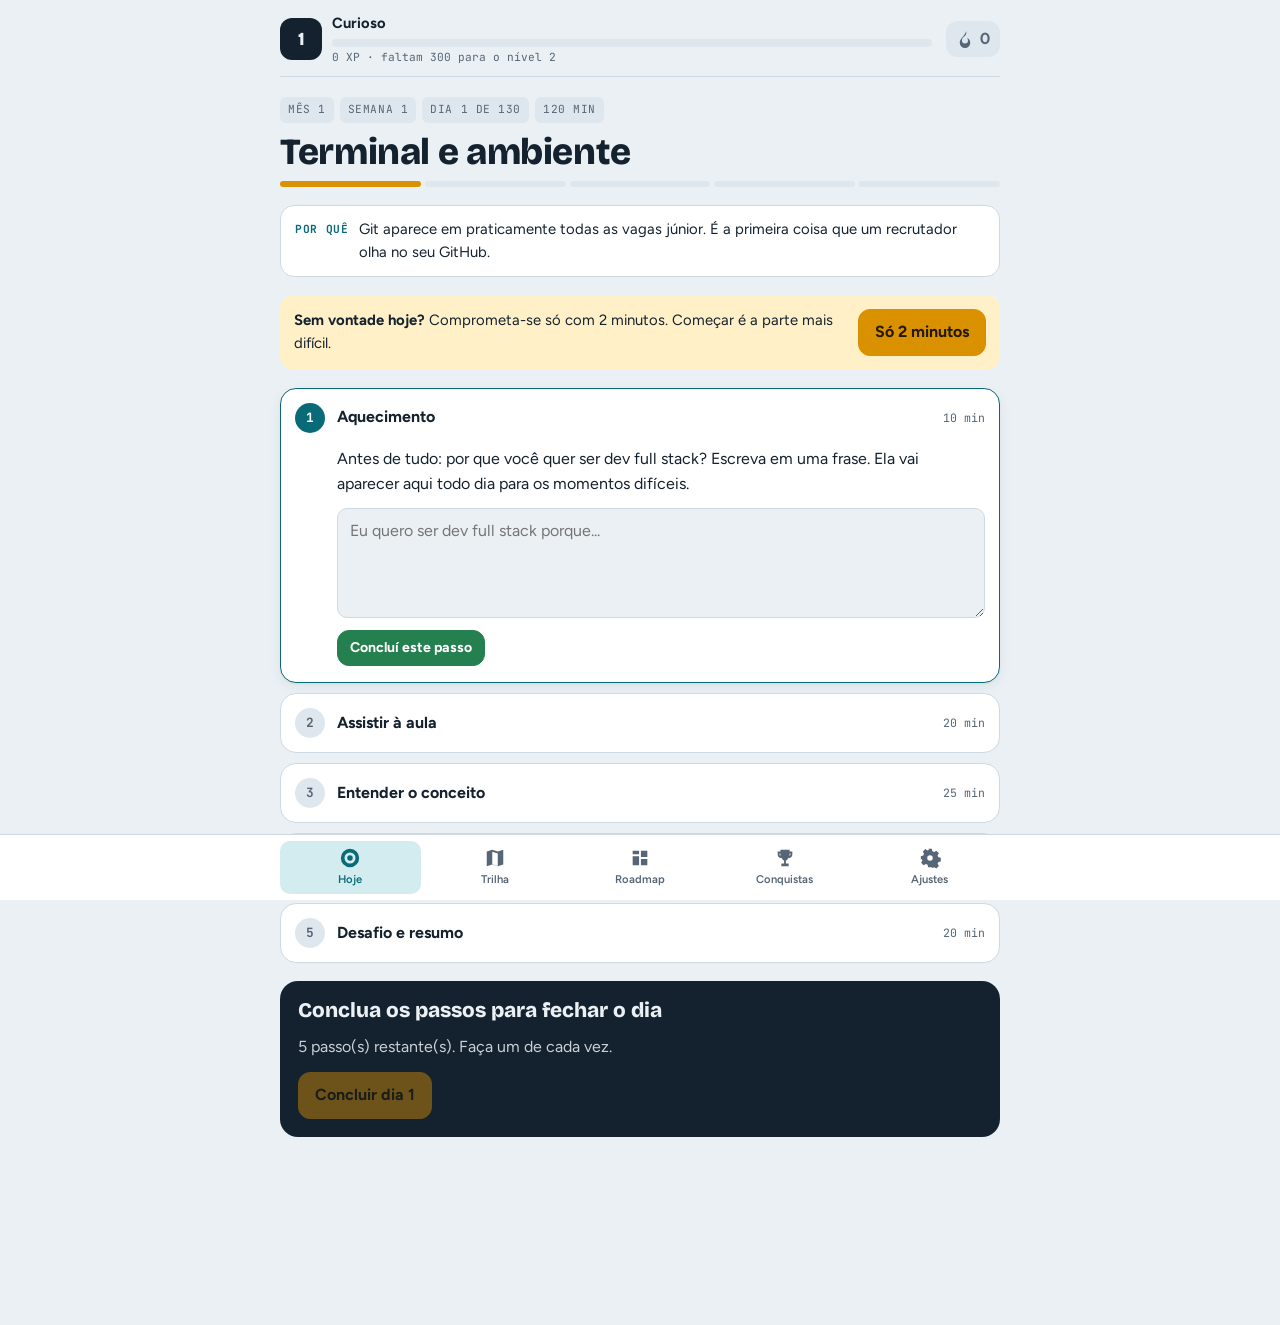
<file: docs/trilha.html>
<!doctype html>
<html lang="pt-BR">
<head>
<meta charset="utf-8">
<meta name="viewport" content="width=device-width, initial-scale=1, viewport-fit=cover">
<style>[hidden]{display:none!important}img{max-width:100%}body{margin:0}</style>
<title>Trilha Full Stack</title>
<meta name="claude:viewport-fit-sides" content="cover">
<link rel="preconnect" href="https://fonts.googleapis.com">
<link rel="preconnect" href="https://fonts.gstatic.com" crossorigin>
<link rel="stylesheet" href="https://fonts.googleapis.com/css2?family=Bricolage+Grotesque:opsz,wght@12..96,600;12..96,800&family=Figtree:wght@400;500;600;700&family=JetBrains+Mono:wght@500;700&display=swap">
<style>
/* Layout: coluna única estilo app; topo fixo com nível/XP/sequência, navegação inferior; a trilha é um tabuleiro de 26 semanas x 5 casas */
:root{
  --bg:#EAF0F4; --surface:#FFFFFF; --surface-2:#DFE7EE; --ink:#14212E; --muted:#566676; --line:#CFD9E2;
  --primary:#0A6B78; --primary-ink:#FFFFFF; --primary-soft:#D3ECEF;
  --xp:#D99100; --xp-soft:#FFF0C7; --ok:#24804F; --ok-soft:#D9F0E3; --boss:#B14421; --boss-soft:#FBE2D7;
  --shadow:0 1px 2px rgba(20,33,46,.06),0 4px 14px rgba(20,33,46,.06);
  --f-display:"Bricolage Grotesque",ui-sans-serif,system-ui,sans-serif;
  --f-body:"Figtree",ui-sans-serif,system-ui,-apple-system,"Segoe UI",sans-serif;
  --f-mono:"JetBrains Mono",ui-monospace,Menlo,Consolas,monospace;
}
@media (prefers-color-scheme: dark){:root:not([data-theme="light"]){
  --bg:#0E161E; --surface:#16212C; --surface-2:#1F2C39; --ink:#E6EDF3; --muted:#93A4B5; --line:#2A3A49;
  --primary:#46B9C6; --primary-ink:#04252B; --primary-soft:#123A41;
  --xp:#FFC23D; --xp-soft:#3A2E0E; --ok:#5CCB8C; --ok-soft:#14321F; --boss:#FF8C5E; --boss-soft:#3B1E13;
  --shadow:0 1px 2px rgba(0,0,0,.3); color-scheme:dark}}
:root[data-theme="dark"]{
  --bg:#0E161E; --surface:#16212C; --surface-2:#1F2C39; --ink:#E6EDF3; --muted:#93A4B5; --line:#2A3A49;
  --primary:#46B9C6; --primary-ink:#04252B; --primary-soft:#123A41;
  --xp:#FFC23D; --xp-soft:#3A2E0E; --ok:#5CCB8C; --ok-soft:#14321F; --boss:#FF8C5E; --boss-soft:#3B1E13;
  --shadow:0 1px 2px rgba(0,0,0,.3); color-scheme:dark}
*{box-sizing:border-box}
body{background:var(--bg);color:var(--ink);font-family:var(--f-body);font-size:16px;line-height:1.55;
  padding-left:max(16px,env(safe-area-inset-left,0px));padding-right:max(16px,env(safe-area-inset-right,0px));
  padding-block:0 calc(150px + env(safe-area-inset-bottom,0px))}
body::before{content:"";position:fixed;inset:0 0 auto;height:env(safe-area-inset-top,0px);z-index:10;background:var(--bg)}
a{color:var(--primary)}
.wrap{max-width:720px;margin:0 auto}
h1,h2,h3{font-family:var(--f-display);text-wrap:balance;line-height:1.15;margin:0}
h1{font-size:clamp(1.7rem,5vw,2.3rem);font-weight:800;letter-spacing:-.01em}
h2{font-size:1.3rem;font-weight:800}
h3{font-size:1.05rem;font-weight:600}
p{margin:0}
.mono{font-family:var(--f-mono);font-size:.72rem;letter-spacing:.06em;text-transform:uppercase}
.eyebrow{font-family:var(--f-mono);font-size:.74rem;letter-spacing:.08em;text-transform:uppercase;color:var(--muted)}
.muted{color:var(--muted)}
button,input,select,textarea{font:inherit;color:inherit}
:focus-visible{outline:3px solid var(--primary);outline-offset:2px;border-radius:6px}

/* topo */
header.top{position:sticky;top:env(safe-area-inset-top,0px);z-index:9;background:var(--bg);padding-block:12px 10px;display:flex;align-items:center;gap:14px;border-bottom:1px solid var(--line)}
.lv{display:flex;align-items:center;gap:10px;flex:1;min-width:0}
.lvbadge{flex:none;width:42px;height:42px;border-radius:12px;background:var(--ink);color:var(--bg);display:grid;place-items:center;font-family:var(--f-display);font-weight:800;font-size:1.15rem}
.lvinfo{min-width:0;flex:1}
.lvname{font-weight:700;font-size:.92rem;white-space:nowrap;overflow:hidden;text-overflow:ellipsis}
.xpbar{height:8px;border-radius:99px;background:var(--surface-2);overflow:hidden;margin-top:4px}
.xpbar i{display:block;height:100%;background:var(--xp);border-radius:99px;transition:width .5s}
.xpnum{font-family:var(--f-mono);font-size:.7rem;color:var(--muted);margin-top:2px;font-variant-numeric:tabular-nums}
.streak{display:flex;align-items:center;gap:6px;padding:6px 10px;border-radius:12px;background:var(--xp-soft);font-weight:700;font-variant-numeric:tabular-nums;flex:none}
.streak svg{width:18px;height:18px;fill:var(--xp)}
.streak.off{background:var(--surface-2);color:var(--muted)}
.streak.off svg{fill:var(--muted)}
.streak small{font-weight:500;font-size:.72rem;color:var(--muted)}

main{display:flex;flex-direction:column;gap:18px;padding-block:20px}

/* dia */
.dayhead{display:flex;flex-direction:column;gap:8px}
.pills{display:flex;flex-wrap:wrap;gap:6px}
.pill{font-family:var(--f-mono);font-size:.7rem;letter-spacing:.05em;text-transform:uppercase;padding:4px 8px;border-radius:6px;background:var(--surface-2);color:var(--muted)}
.pill.boss{background:var(--boss-soft);color:var(--boss);font-weight:700}
.pill.proj{background:var(--primary-soft);color:var(--primary);font-weight:700}
.why{background:var(--surface);border:1px solid var(--line);border-radius:14px;padding:12px 14px;font-size:.93rem;display:flex;gap:10px}
.why b{font-family:var(--f-mono);font-size:.7rem;letter-spacing:.06em;text-transform:uppercase;color:var(--primary);flex:none;padding-top:3px}
.segs{display:flex;gap:4px}
.segs i{flex:1;height:6px;border-radius:99px;background:var(--surface-2)}
.segs i.on{background:var(--ok)}
.segs i.cur{background:var(--xp)}
.start2{display:flex;align-items:center;justify-content:space-between;gap:12px;flex-wrap:wrap;background:var(--xp-soft);border-radius:14px;padding:14px}
.start2 p{font-size:.93rem;flex:1;min-width:200px}

.steps{display:flex;flex-direction:column;gap:10px}
.step{background:var(--surface);border:1px solid var(--line);border-radius:16px;overflow:hidden}
.step.open{border-color:var(--primary);box-shadow:var(--shadow)}
.shead{width:100%;display:flex;align-items:center;gap:12px;padding:14px;background:none;border:0;text-align:left;cursor:pointer}
.snum{flex:none;width:30px;height:30px;border-radius:50%;display:grid;place-items:center;font-family:var(--f-mono);font-weight:700;font-size:.8rem;background:var(--surface-2);color:var(--muted)}
.step.done .snum{background:var(--ok);color:var(--surface)}
.step.open:not(.done) .snum{background:var(--primary);color:var(--primary-ink)}
.stitle{flex:1;font-weight:700;min-width:0}
.step.done .stitle{color:var(--muted)}
.smin{font-family:var(--f-mono);font-size:.72rem;color:var(--muted);font-variant-numeric:tabular-nums;flex:none}
.sbody{padding:0 14px 16px 56px;display:flex;flex-direction:column;gap:12px}
@media (max-width:480px){.sbody{padding-left:14px}}
.sbody p{max-width:62ch}
.analogy{border-radius:12px;background:var(--primary-soft);padding:12px 14px}
.analogy b{display:block;font-family:var(--f-mono);font-size:.7rem;letter-spacing:.06em;text-transform:uppercase;color:var(--primary);margin-bottom:4px}
.airule{font-size:.88rem;color:var(--muted);border-left:3px solid var(--xp);padding-left:10px}
.sactions{display:flex;gap:8px;flex-wrap:wrap;align-items:center}

.btn{display:inline-flex;align-items:center;justify-content:center;gap:8px;min-height:44px;padding:10px 16px;border-radius:12px;border:1px solid var(--line);background:var(--surface);font-weight:700;cursor:pointer;text-decoration:none;color:var(--ink)}
.btn:hover{border-color:var(--primary)}
.btn.primary{background:var(--primary);border-color:var(--primary);color:var(--primary-ink)}
.btn.ok{background:var(--ok);border-color:var(--ok);color:var(--surface)}
.btn.xp{background:var(--xp);border-color:var(--xp);color:#241A00}
.btn.ghost{background:none}
.btn.small{min-height:36px;padding:6px 12px;font-size:.88rem}
.btn[disabled]{opacity:.45;cursor:not-allowed}
.btn svg{width:18px;height:18px;fill:currentColor}

.checks{list-style:none;margin:0;padding:0;display:flex;flex-direction:column;gap:6px}
.checks label{display:flex;gap:10px;align-items:flex-start;padding:10px 12px;border-radius:10px;background:var(--bg);cursor:pointer}
.checks input{width:20px;height:20px;margin:2px 0 0;accent-color:var(--ok);flex:none}
.checks .n{font-family:var(--f-mono);font-size:.75rem;color:var(--muted);padding-top:3px;flex:none;width:18px}
.checks input:checked ~ span{color:var(--muted);text-decoration:line-through;text-decoration-color:var(--line)}
.count{font-family:var(--f-mono);font-size:.78rem;color:var(--muted);font-variant-numeric:tabular-nums}
textarea,input[type=text],input[type=url],select{width:100%;padding:10px 12px;border-radius:10px;border:1px solid var(--line);background:var(--bg)}
textarea{min-height:110px;resize:vertical}
.lede{font-size:1.02rem;font-weight:600;padding:12px 14px;border-radius:12px;background:var(--surface-2)}
.lede b,.tip b{display:block;font-family:var(--f-mono);font-size:.7rem;letter-spacing:.06em;text-transform:uppercase;color:var(--muted);margin-bottom:4px;font-weight:700}
.eli5,.how,.code{display:flex;flex-direction:column;gap:8px}
.eli5 p{font-size:1.02rem;line-height:1.7}
.how ol{margin:0;padding-left:0;list-style:none;counter-reset:st;display:flex;flex-direction:column;gap:8px}
.how li{counter-increment:st;display:grid;grid-template-columns:28px minmax(0,1fr);gap:10px;align-items:start}
.how li::before{content:counter(st);width:26px;height:26px;border-radius:8px;background:var(--primary);color:var(--primary-ink);display:grid;place-items:center;font-family:var(--f-mono);font-size:.78rem;font-weight:700}
.code pre{margin:0;padding:14px;border-radius:12px;background:var(--ink);color:var(--bg);overflow-x:auto;font-family:var(--f-mono);font-size:.8rem;line-height:1.6;max-width:100%}
.code{min-width:0}
.tips{display:grid;grid-template-columns:repeat(auto-fit,minmax(220px,1fr));gap:10px}
.tip{border-radius:12px;padding:12px 14px;font-size:.93rem}
.tip.use{background:var(--ok-soft)}
.tip.use b{color:var(--ok)}
.tip.warn{background:var(--boss-soft)}
.tip.warn b{color:var(--boss)}
.sbody{min-width:0}
.sbody section{display:flex;flex-direction:column;gap:8px;min-width:0}
.problem{border-radius:12px;padding:12px 14px;background:var(--xp-soft)}
.problem b{display:block;font-family:var(--f-mono);font-size:.7rem;letter-spacing:.06em;text-transform:uppercase;margin-bottom:4px}
.diagram pre{margin:0;padding:14px;border-radius:12px;background:var(--surface-2);border:1px dashed var(--line);overflow-x:auto;font-family:var(--f-mono);font-size:.78rem;line-height:1.55;max-width:100%}
.lines dl{margin:0;display:flex;flex-direction:column;gap:2px}
.lines dt{margin-top:8px}
.lines dt code{display:inline-block;max-width:100%;overflow-x:auto;white-space:pre;font-family:var(--f-mono);font-size:.8rem;background:var(--ink);color:var(--bg);padding:3px 8px;border-radius:6px}
.lines dd{margin:2px 0 0 0;padding-left:12px;border-left:2px solid var(--line);font-size:.94rem}
.gloss dl{margin:0;display:grid;grid-template-columns:repeat(auto-fit,minmax(220px,1fr));gap:8px}
.gloss dl>div{background:var(--bg);border-radius:10px;padding:10px 12px}
.gloss dt{font-weight:700}
.gloss dd{margin:2px 0 0;font-size:.9rem;color:var(--muted)}
.quiz details{background:var(--bg);border-radius:10px;padding:10px 12px}
.quiz summary{cursor:pointer;font-weight:600}
.quiz details p{margin-top:8px;padding-top:8px;border-top:1px solid var(--line)}
.vnotes{display:flex;flex-direction:column;gap:6px}
textarea.vnote{min-height:180px;font-family:var(--f-mono);font-size:.86rem;line-height:1.6}
.pre{white-space:pre-wrap}
.challenge{border:1px dashed var(--xp);border-radius:12px;padding:12px 14px;background:var(--xp-soft)}
.challenge b{display:block;font-family:var(--f-mono);font-size:.7rem;letter-spacing:.06em;text-transform:uppercase;color:var(--ink);margin-bottom:4px}

.finish{background:var(--ink);color:var(--bg);border-radius:18px;padding:18px;display:flex;flex-direction:column;gap:12px}
.finish p{opacity:.85}
.finish .btn{align-self:flex-start}
.finish.done{background:var(--ok-soft);color:var(--ink)}
.daynav{display:flex;justify-content:space-between;gap:10px}

/* trilha */
.overall{display:flex;align-items:center;gap:12px}
.overall .xpbar{flex:1;height:10px;margin:0}
.overall .xpbar i{background:var(--ok)}
.month{display:flex;flex-direction:column;gap:10px}
.mhead{display:flex;flex-direction:column;gap:2px;padding-top:6px}
.mhead .mono{color:var(--primary)}
.wrow{display:grid;grid-template-columns:minmax(0,1fr) auto;gap:10px;align-items:center;background:var(--surface);border:1px solid var(--line);border-radius:14px;padding:10px 12px}
.wrow.boss{border-color:var(--boss)}
.wlabel{color:var(--ink);text-decoration:none;font-weight:600;font-size:.92rem;min-width:0}
.wlabel .mono{color:var(--muted);margin-right:4px}
.wrow.boss .wlabel::after{content:"Chefe";font-family:var(--f-mono);font-size:.62rem;letter-spacing:.06em;text-transform:uppercase;color:var(--boss);background:var(--boss-soft);padding:2px 6px;border-radius:5px;margin-left:6px;white-space:nowrap}
.nodes{display:flex;gap:5px}
.node{width:32px;height:32px;border-radius:50%;display:grid;place-items:center;font-family:var(--f-mono);font-weight:700;font-size:.75rem;text-decoration:none;background:var(--surface-2);color:var(--muted);border:2px solid transparent}
.node.proj{border-radius:9px}
.node.done{background:var(--ok);color:var(--surface)}
.node.cur{background:var(--xp);color:#241A00;box-shadow:0 0 0 3px var(--xp-soft)}
.node.open{background:var(--surface);border-color:var(--primary);color:var(--primary)}
.node.lock{opacity:.5}
@media (max-width:420px){.wrow{grid-template-columns:1fr}.node{width:36px;height:36px}}

/* roadmap */
.card{background:var(--surface);border:1px solid var(--line);border-radius:16px;padding:16px;display:flex;flex-direction:column;gap:10px}
.card ul{margin:0;padding-left:18px;display:flex;flex-direction:column;gap:4px}
.mcard{border-left:4px solid var(--primary)}
.split{width:100%;border-collapse:collapse;font-size:.92rem}
.split td{padding:8px 4px;border-bottom:1px solid var(--line)}
.split td:last-child{text-align:right;font-family:var(--f-mono);font-variant-numeric:tabular-nums;white-space:nowrap}
.stats{display:grid;grid-template-columns:repeat(auto-fit,minmax(140px,1fr));gap:10px}
.stat{background:var(--surface);border:1px solid var(--line);border-radius:14px;padding:12px}
.stat b{display:block;font-family:var(--f-display);font-size:1.6rem;font-weight:800;font-variant-numeric:tabular-nums}
.stat span{font-size:.82rem;color:var(--muted)}
.badges{display:grid;grid-template-columns:repeat(auto-fill,minmax(150px,1fr));gap:10px}
.badge{border-radius:14px;padding:12px;background:var(--surface);border:1px solid var(--line);display:flex;flex-direction:column;gap:4px}
.badge .medal{width:36px;height:36px;border-radius:50%;background:var(--xp);display:grid;place-items:center;color:#241A00;font-family:var(--f-display);font-weight:800}
.badge.off{opacity:.5}
.badge.off .medal{background:var(--surface-2);color:var(--muted)}
.badge b{font-size:.92rem}
.badge span{font-size:.8rem;color:var(--muted)}
.levels{display:flex;flex-direction:column;gap:4px;font-size:.9rem}
.levels div{display:flex;justify-content:space-between;gap:10px;padding:6px 10px;border-radius:8px}
.levels div.me{background:var(--xp-soft);font-weight:700}
.levels span:last-child{font-family:var(--f-mono);font-size:.78rem;color:var(--muted)}

/* barras fixas */
nav.bottom{position:fixed;left:0;right:0;bottom:0;z-index:9;background:var(--surface);border-top:1px solid var(--line);
  padding:6px max(16px,env(safe-area-inset-right,0px)) calc(6px + env(safe-area-inset-bottom,0px)) max(16px,env(safe-area-inset-left,0px))}
nav.bottom .in{max-width:720px;margin:0 auto;display:grid;grid-template-columns:repeat(5,1fr);gap:4px}
nav.bottom a{display:flex;flex-direction:column;align-items:center;gap:2px;padding:6px 2px;border-radius:10px;color:var(--muted);text-decoration:none;font-size:.7rem;font-weight:600}
nav.bottom a svg{width:22px;height:22px;fill:currentColor}
nav.bottom a.on{color:var(--primary);background:var(--primary-soft)}
.timer{position:fixed;z-index:9;left:max(16px,env(safe-area-inset-left,0px));right:max(16px,env(safe-area-inset-right,0px));bottom:calc(72px + env(safe-area-inset-bottom,0px));max-width:688px;margin:0 auto;background:var(--ink);color:var(--bg);border-radius:14px;padding:10px 12px;display:flex;align-items:center;gap:12px;box-shadow:0 8px 24px rgba(0,0,0,.2)}
.timer .t{font-family:var(--f-mono);font-size:1.3rem;font-weight:700;font-variant-numeric:tabular-nums}
.timer .l{flex:1;min-width:0;font-size:.82rem;opacity:.85;white-space:nowrap;overflow:hidden;text-overflow:ellipsis}
.timer button{background:none;border:1px solid currentColor;border-radius:8px;padding:4px 10px;cursor:pointer;color:inherit;font-size:.8rem;font-weight:700}
.timer .bar{position:absolute;left:12px;right:12px;bottom:4px;height:3px;border-radius:9px;background:rgba(127,127,127,.35);overflow:hidden}
.timer .bar i{display:block;height:100%;background:var(--xp)}
.toast{position:fixed;z-index:20;left:50%;top:calc(env(safe-area-inset-top,0px) + 74px);transform:translate(-50%,-12px);opacity:0;pointer-events:none;background:var(--ink);color:var(--bg);padding:10px 16px;border-radius:12px;font-weight:700;font-size:.9rem;transition:.25s;max-width:calc(100% - 32px);text-align:center}
.toast.on{opacity:1;transform:translate(-50%,0)}
#fx{position:fixed;inset:0;pointer-events:none;z-index:30;width:100%;height:100%}
.locked{text-align:left}
.danger{color:var(--boss)}
@media (prefers-reduced-motion:reduce){*{transition:none!important}}
</style>
</head>
<body>
<div class="wrap">
  <header class="top" id="top"></header>
  <main id="main"></main>
</div>
<div id="timer" class="timer" hidden></div>
<div id="toast" class="toast" role="status" aria-live="polite"></div>
<canvas id="fx" aria-hidden="true"></canvas>
<nav class="bottom" id="nav" aria-label="Navegação principal"></nav>
<script>
const W=[];
W.push({t:"Terminal, Git e IA do jeito certo",why:"Git aparece em praticamente todas as vagas júnior. É a primeira coisa que um recrutador olha no seu GitHub.",d:[
["Terminal e ambiente","O terminal é uma forma de conversar com o computador por comandos de texto. Com ele você navega por pastas, cria arquivos e roda programas muito mais rápido do que clicando.","É como pedir no balcão em vez de procurar sozinho pela loja: você diz exatamente o que quer e recebe.","terminal linux comandos básicos para programadores",
["Use pwd, ls e cd para navegar até a sua pasta de usuário.","Crie a pasta estudos-fullstack com mkdir e entre nela.","Crie 3 arquivos com touch (notas.md, index.html, app.js) e liste com ls -la.","Renomeie notas.md para diario.md com mv e apague app.js com rm.","Instale Node LTS e VS Code. Confirme com node -v e npm -v.","Abra a pasta no VS Code direto do terminal com code ."],
"Escreva no diario.md 10 comandos que você usou hoje e o que cada um faz, sem consultar."],
["Git: o 'salvar jogo' do código","Git guarda o histórico do projeto em fotos chamadas commits. Você pode voltar no tempo, comparar versões e saber o que mudou.","É o checkpoint do videogame: cada commit é um ponto seguro para onde você pode voltar se der errado.","git e github para iniciantes curso em vídeo",
["Rode git init na pasta estudos-fullstack.","Configure git config --global user.name e user.email.","Faça 3 commits com mensagens claras, usando git status antes de cada um.","Use git diff para ver o que mudou antes de commitar.","Veja o histórico com git log --oneline.","Estrague um arquivo de propósito e recupere com git restore."],
"Reescreva 5 mensagens de commit no padrão Conventional Commits (feat:, fix:, docs:, refactor:, chore:)."],
["GitHub, branches e Pull Request","Branch é uma linha paralela de trabalho. Pull Request é o pedido para juntar essa linha na principal, com revisão de outra pessoa.","É escrever um rascunho numa folha separada e pedir ao editor que aprove antes de entrar no livro.","git branch merge pull request tutorial português",
["Crie um repositório no GitHub e faça push do seu projeto.","Configure acesso por chave SSH.","Crie a branch feature/readme, faça um commit e abra um Pull Request.","Faça o merge do PR e atualize sua main local com git pull.","Provoque um conflito de merge de propósito e resolva.","Clone um repositório público e rode git log nele."],
"Abra um PR com descrição completa: o que mudou, por que mudou e como testar."],
["Estudar com IA sem virar refém","A IA acelera quem já entende o problema. Recrutadores descartam quem gera código que não consegue explicar. Use IA como tutor e revisor, não como atalho.","IA é uma calculadora: ótima para quem sabe montar a conta, perigosa para quem não sabe se o resultado faz sentido.","como usar IA para estudar programação sem ficar dependente",
["Peça à IA para explicar merge vs rebase e reescreva com suas palavras.","Peça 5 perguntas de prova sobre Git e responda sem consultar.","Escreva um prompt com contexto, objetivo e formato de saída.","Peça para a IA revisar uma mensagem de commit sua e anote se concorda.","Instale um assistente no VS Code e desligue o autocompletar durante exercícios.","Crie o arquivo REGRAS-IA.md com suas 3 regras pessoais de uso."],
"Faça uma pergunta técnica à IA e encontre um erro ou imprecisão conferindo na documentação oficial."]],
p:{n:"Dev Journal",prob:"Recrutadores querem ver constância. Crie um repositório público que registra sua jornada nos próximos 6 meses.",req:["README com quem você é, stack-alvo e este roadmap","Uma pasta por semana com anotações","Profile README no GitHub (repositório com seu usuário)","Foto, bio e link do LinkedIn no perfil","Regras de IA publicadas no repositório"],ok:["Pelo menos 5 commits no padrão Conventional Commits","README legível no celular","Link do repositório salvo abaixo"]}});

W.push({t:"HTML semântico, CSS moderno e acessibilidade",why:"Front sólido com acessibilidade separa você de quem só copia template. Você já faz sites: agora é fazer do jeito que time de produto faz.",d:[
["HTML semântico","Tags semânticas (header, nav, main, article, section, footer) dizem o significado do conteúdo, não só a aparência. Isso ajuda o Google, os leitores de tela e outros devs.","É etiquetar as caixas na mudança: 'cozinha', 'quarto'. Qualquer um sabe onde está cada coisa sem abrir.","html semântico acessibilidade",
["Refaça uma página feita só com div usando tags semânticas.","Organize a hierarquia de títulos h1, h2 e h3 sem pular níveis.","Crie um formulário com label ligado a cada input.","Escreva alt descritivo para 5 imagens (e alt vazio para as decorativas).","Monte uma tabela com thead, tbody e th com scope.","Valide a página no validator.w3.org e corrija os erros."],
"Navegue pela sua página só com a tecla Tab e anote onde o foco some ou fica confuso."],
["Box model e Flexbox","Todo elemento é uma caixa: conteúdo, padding, borda e margem. Flexbox organiza itens em linha ou coluna e distribui o espaço entre eles.","Flexbox é uma prateleira: você decide se os livros ficam juntos à esquerda, espalhados ou no centro.","css flexbox na prática",
["Monte uma navbar com logo à esquerda e links à direita.","Centralize um card na vertical e na horizontal.","Faça 3 cards que quebram linha com flex-wrap.","Troque margens por gap entre itens.","Explique num comentário o que box-sizing: border-box muda.","Jogue o Flexbox Froggy até o nível 24."],
"Recrie o cabeçalho de um site famoso usando só flexbox."],
["CSS Grid e responsividade","Grid organiza em linhas e colunas ao mesmo tempo. Media queries e unidades relativas adaptam o layout a qualquer tela, começando pelo celular.","Grid é a planta da casa: você define os cômodos antes de colocar os móveis.","css grid layout responsivo",
["Galeria com grid-template-columns: repeat(auto-fit, minmax(200px, 1fr)).","Layout com header, sidebar, main e footer usando grid-template-areas.","Converta um layout desktop para mobile-first com media queries.","Troque px por rem nas fontes e espaçamentos.","Torne uma imagem responsiva sem distorcer.","Complete o Grid Garden."],
"Monte um layout de dashboard que vira uma coluna só em 400px de largura."],
["Acessibilidade e performance","Acessibilidade garante que todos usem o site (contraste, teclado, leitor de tela). Performance é carregar rápido. O Lighthouse mede os dois.","É a rampa ao lado da escada: não atrapalha ninguém e permite que todos entrem.","lighthouse acessibilidade web performance",
["Rode o Lighthouse num site seu e anote 5 problemas.","Corrija o contraste de cores com um verificador de contraste.","Deixe o foco visível em todos os botões e links.","Converta imagens para webp e use loading=lazy.","Adicione aria-label em botões que só têm ícone.","Respeite prefers-reduced-motion nas animações."],
"Chegue a 90+ em Acessibilidade num site real que você já entregou."]],
p:{n:"Landing page de conversão",prob:"Um negócio local (escritório, clínica ou restaurante) precisa de uma página que transforme visita em contato. Faça como se fosse para um cliente de verdade.",req:["HTML semântico, sem framework de CSS","Responsiva de 360px a 1440px","Formulário acessível com validação nativa","Botão de WhatsApp visível no celular","Seção de prova social e chamada para ação clara"],ok:["Lighthouse 90+ em Performance, Acessibilidade e SEO","Publicada no GitHub Pages ou Vercel","README com prints e decisões de design"]}});

W.push({t:"JavaScript 1: variáveis, condições e laços",why:"JavaScript e TypeScript dominam as vagas júnior no Brasil. Lógica sólida aqui é o que te salva no teste técnico.",d:[
["Variáveis e tipos","Variáveis guardam valores. let pode mudar, const não pode ser reatribuída. Os tipos básicos são string, number, boolean, null, undefined e object.","Variável é um pote com etiqueta: a etiqueta é o nome, o que está dentro é o valor.","javascript variáveis e tipos de dados",
["Declare nome, idade e ehEstudante e imprima com template string.","Converta '42' em número e some 8.","Use typeof em 6 valores diferentes e anote os resultados.","Troque o valor de duas variáveis entre si.","Calcule o preço final de um produto com 15% de desconto.","Explique num comentário a diferença entre null e undefined."],
"Crie um cartão de visita no console usando só uma template string de várias linhas."],
["Operadores e condicionais","Operadores calculam e comparam. if/else e switch escolhem caminhos diferentes conforme as condições.","É o GPS: se a rua estiver fechada, vire à direita; senão, siga reto.","javascript if else switch operadores lógicos",
["Diga se um número é par ou ímpar.","Encontre o maior entre 3 números.","Classifique uma nota em A, B, C ou D.","Diga se um ano é bissexto.","Aplique desconto progressivo conforme o valor da compra.","Use switch para dizer se um dia é útil ou fim de semana."],
"Explique == vs === com 3 exemplos que dão resultados diferentes."],
["Laços de repetição","for, while e for...of repetem ações até uma condição parar. break interrompe e continue pula para a próxima volta.","É a máquina de lavar: repete o ciclo até a roupa ficar limpa ou o tempo acabar.","javascript for while loops exercícios",
["Imprima de 1 a 100.","Mostre a tabuada de um número.","Some todos os pares até 1000.","Resolva o FizzBuzz.","Conte as vogais de uma frase.","Diga se um número é primo."],
"Desenhe uma pirâmide de asteriscos com altura n no console."],
["Lógica e depuração","Programar é quebrar um problema grande em passos pequenos. Depurar é descobrir onde o programa faz algo diferente do que você imagina.","Depurar é trabalho de detetive: você junta pistas até achar o culpado, sem chutar.","como debugar javascript devtools breakpoint",
["Escreva pseudocódigo antes de resolver 2 problemas.","Coloque um breakpoint num laço no DevTools e acompanhe as variáveis.","Peça à IA um código com 3 bugs escondidos e encontre sem ajuda.","Inverta uma string sem usar reverse().","Diga se uma palavra é palíndromo.","Conte quantas vezes uma letra aparece numa frase."],
"Resolva 3 problemas iniciantes no Beecrowd ou Exercism em JavaScript."]],
p:{n:"Simulador de parcelamento",prob:"Pequenos negócios fazem orçamento à mão e erram nos juros. Crie um script Node que recebe valor, entrada, taxa e parcelas e mostra a tabela completa.",req:["Cálculo com juros compostos","Tabela formatada em reais (toLocaleString pt-BR)","Mensagens claras para entradas inválidas","Total pago e total de juros no final","Código organizado em blocos com nomes claros"],ok:["Roda com node orcamento.js","5 casos testados à mão e anotados no README","Nenhuma variável com nome de uma letra só"]}});

W.push({t:"JavaScript 2: funções, arrays e objetos",why:"map, filter e reduce aparecem em quase todo teste técnico júnior. Objetos e JSON são a língua das APIs.",d:[
["Funções","Funções são blocos reutilizáveis que recebem entradas (parâmetros) e devolvem uma saída (return). Arrow function é a forma curta. Escopo define onde a variável existe.","Função é uma receita: ingredientes entram, o prato sai, e você repete quantas vezes quiser.","javascript funções arrow function escopo",
["Função que converte Celsius para Fahrenheit.","Função com parâmetro padrão.","Arrow function que retorna um objeto.","Função que recebe outra função como argumento (callback).","Demonstre escopo de bloco com let dentro de um if.","Escreva uma função pura e uma impura e explique a diferença."],
"Implemente a validação de CPF pelo algoritmo dos dígitos verificadores."],
["Arrays e map, filter, reduce","Arrays guardam listas. map transforma cada item, filter seleciona, reduce acumula num valor só, find busca o primeiro que bate.","É uma esteira de fábrica: map pinta cada peça, filter tira as defeituosas, reduce embala tudo numa caixa.","javascript map filter reduce explicado",
["Dobre todos os números de um array com map.","Filtre usuários maiores de idade.","Some o total de um carrinho com reduce.","Encontre um usuário por id com find.","Ordene produtos por preço com sort.","Remova itens duplicados usando Set."],
"Implemente seu próprio meuMap e meuFilter sem usar os nativos."],
["Objetos e JSON","Objetos agrupam dados em pares chave e valor. JSON é o formato de texto que as APIs usam para trocar objetos. Desestruturação e spread extraem e copiam dados.","Objeto é uma ficha cadastral. JSON é essa ficha enviada pelo correio.","javascript objetos destructuring spread json",
["Crie um objeto cliente com endereço aninhado.","Extraia nome e cidade com desestruturação.","Atualize um campo usando spread, sem alterar o original.","Liste chaves e valores com Object.entries.","Converta com JSON.stringify e volte com JSON.parse.","Agrupe uma lista de pedidos por status num objeto."],
"Faça uma cópia profunda com structuredClone e explique por que spread não basta."],
["Strings, datas e regex","Strings têm métodos para cortar, buscar e trocar texto. Date e Intl formatam datas e moedas. Regex encontra padrões no texto.","Regex é um detector de metais: você descreve o formato e ele aponta tudo que bate.","javascript string métodos regex básico",
["Capitalize a primeira letra de cada nome.","Gere um slug a partir de um título.","Formate valores em reais com Intl.NumberFormat.","Calcule a diferença em dias entre duas datas.","Valide um e-mail com uma regex simples.","Extraia telefones de um texto longo."],
"Mascare um CPF no formato 123.***.***-09."]],
p:{n:"Analisador de extrato",prob:"Pessoas não sabem para onde vai o dinheiro. Leia um CSV de extrato bancário e gere um relatório no terminal.",req:["Ler o arquivo com fs.readFileSync","Transformar o CSV em array de objetos","Categorizar por palavras-chave (mercado, transporte...)","Total por categoria e por mês","Top 5 maiores gastos"],ok:["Funções de cálculo separadas da leitura do arquivo","CSV de exemplo no repositório","README com exemplo da saída"]}});

W.push({t:"DOM, eventos e dados no navegador",why:"Entender o DOM faz o React deixar de ser mágica. Este é o fechamento do primeiro mês.",d:[
["Manipulando o DOM","O DOM é a árvore de elementos da página que o JavaScript pode ler e alterar. querySelector encontra, createElement cria, textContent muda o texto.","O DOM é a árvore genealógica da página: cada tag tem pai, filhos e irmãos.","javascript dom manipulação",
["Mude o texto de um título via JS.","Gere uma lista ul a partir de um array.","Alterne uma classe para ativar tema escuro.","Remova um elemento da página.","Renderize cards de produtos a partir de um array de objetos.","Conte quantos li existem na página."],
"Crie uma função render(estado) que redesenha a lista inteira a cada mudança."],
["Eventos","Eventos são ações (clique, digitação, envio) que o JS escuta para reagir. Delegação usa um único ouvinte no elemento pai para muitos filhos.","É a campainha: você não fica olhando a porta, só reage quando ela toca.","javascript eventos addEventListener delegação",
["Contador com botões de mais e menos.","Input que mostra quantos caracteres faltam.","Use preventDefault num formulário.","Exclua itens de uma lista com delegação de eventos.","Crie um atalho de teclado.","Aplique debounce num campo de busca."],
"Crie um modal acessível que fecha com Esc e devolve o foco ao botão que abriu."],
["Formulários e validação","Formulários coletam dados. Validar no front dá resposta rápida, mas o back-end sempre valida de novo.","A validação do front é o porteiro educado. A do back é o cofre. Os dois precisam existir.","validação de formulário javascript",
["Valide campos obrigatórios com mensagem própria.","Ligue mensagens de erro ao campo com aria-describedby.","Aplique máscara de telefone.","Converta o formulário em objeto com FormData.","Desabilite o botão enquanto envia.","Mostre as regras de senha forte sendo cumpridas em tempo real."],
"Crie um formulário em 3 etapas que guarda os dados entre elas."],
["localStorage e estado","localStorage guarda texto no navegador entre visitas, e JSON converte objetos. Estado é a fonte única de verdade que a tela mostra.","localStorage é a gaveta da sua mesa: guarda até você voltar, mas só naquele computador.","localStorage javascript salvar dados",
["Salve o tema escolhido pelo usuário.","Salve e recupere uma lista de tarefas.","Trate JSON inválido com try/catch.","Compare localStorage e sessionStorage na prática.","Guarde uma versão do formato dos dados salvos.","Crie um botão que limpa os dados com confirmação na tela."],
"Sincronize os dados entre duas abas com o evento storage."]],
p:{n:"Gerenciador de prazos",prob:"Autônomos como advogados e contadores perdem prazos em planilhas. Crie um app web de prazos que funcione no celular.",req:["Criar, editar, concluir e excluir prazos","Filtros: hoje, esta semana, atrasados","Ordenar por data e destacar urgentes","Salvar tudo em localStorage","Layout responsivo e acessível"],ok:["Publicado com link público","Zero erros no console","README com GIF de uso","10 ou mais commits"]}});

W.push({t:"HTTP, assincronia e APIs",why:"Todo app real conversa com APIs. Integrar front e back aparece em quase toda vaga júnior.",d:[
["HTTP e REST","HTTP é o protocolo de pedido e resposta da web: métodos (GET, POST, PUT, DELETE), status (200, 404, 500), headers e corpo. REST organiza APIs em recursos.","É um restaurante: o pedido vai à cozinha e volta um prato com um status: entregue, em falta ou a cozinha pegou fogo.","http rest api explicado para iniciantes",
["Abra a aba Network e anote 5 requisições de um site.","Classifique 10 status codes por família (2xx, 3xx, 4xx, 5xx).","Teste uma API pública no Insomnia, Bruno ou Thunder Client.","Monte uma URL com query params.","Leia e explique 3 headers de uma resposta.","Desenhe as rotas REST de um recurso 'pedidos'."],
"Explique idempotência com um exemplo de PUT e outro de POST."],
["Callbacks e Promises","Código assíncrono não trava o programa enquanto espera. Uma Promise representa um valor que vai chegar: pendente, resolvida ou rejeitada.","Promise é a senha do fast food: você recebe agora e o lanche chega depois, ou avisam que acabou.","javascript promises explicado",
["Preveja a ordem de execução de 3 setTimeout e confira.","Crie uma função delay(ms) que retorna Promise.","Encadeie 3 then.","Trate um erro com catch.","Use Promise.all com 3 delays.","Crie um timeout com Promise.race."],
"Desenhe o event loop (pilha e fila) para um exemplo com setTimeout de 0ms."],
["async/await e fetch","async/await escreve código assíncrono como se fosse em sequência. fetch busca dados de APIs pela rede.","await é esperar na fila com o celular na mão: você pausa aquela tarefa, mas o mundo continua andando.","async await fetch api javascript",
["Busque um CEP na BrasilAPI e mostre na tela.","Use try/catch com mensagem amigável.","Verifique response.ok antes de ler o JSON.","Mostre estados de carregando, erro e sucesso.","Busque 3 recursos em paralelo.","Cancele uma requisição com AbortController."],
"Implemente retry com espera crescente: tenta 3 vezes, esperando 1s, 2s e 4s."],
["APIs na prática","Paginação, cache e tratamento de erro separam uma demo de um app de verdade.","Cache é o recado na geladeira: em vez de ligar de novo, você confere o que já sabe.","consumir api paginação cache javascript",
["Liste dados com paginação.","Busca com debounce chamando a API.","Cache em memória com Map.","Cache no localStorage com tempo de expiração.","Skeleton enquanto carrega.","Crie uma função genérica apiClient(url, options)."],
"Leia a documentação de uma API nova, sem tutorial, e consuma um endpoint."]],
p:{n:"Consulta de empresas por CNPJ",prob:"Vendedores e freelancers precisam checar rápido os dados de um cliente antes de fechar negócio.",req:["Busca por CNPJ na BrasilAPI","Máscara e validação do CNPJ","Estados de carregando, erro e vazio","Histórico das últimas 10 buscas","Cache de 24 horas"],ok:["Trata CNPJ inexistente e API fora do ar","Publicado com link público","README explica as decisões de cache"]}});

W.push({t:"Algoritmos e estruturas de dados",why:"Entrevistas técnicas cobram lógica ao vivo, e a IA não faz a prova por você.",d:[
["Complexidade (Big-O)","Big-O mede como o tempo cresce quando a entrada cresce: O(1) constante, O(n) linear, O(n²) quadrático, O(log n) logarítmico.","Achar um nome na lista telefônica página por página é O(n). Abrir no meio e cortar pela metade é O(log n).","big o notation explicado português",
["Classifique a complexidade de 6 trechos de código.","Reescreva uma busca de duplicados de O(n²) para O(n) com Set.","Meça com console.time um array de 1.000 e de 100.000 itens.","Implemente busca linear.","Implemente busca binária.","Explique por que ordenar custa O(n log n)."],
"Resolva o two-sum em O(n)."],
["Pilha, fila e hash map","Pilha: o último a entrar sai primeiro. Fila: o primeiro a entrar sai primeiro. Hash map: busca por chave em tempo constante.","Pilha de pratos, fila do banco e armário com chaves numeradas.","estrutura de dados pilha fila javascript",
["Implemente uma classe Stack.","Valide parênteses balanceados com pilha.","Implemente uma fila.","Conte a frequência de palavras com Map.","Encontre o primeiro caractere que não se repete.","Implemente desfazer e refazer com duas pilhas."],
"Implemente um cache LRU usando Map."],
["Recursão e ordenação","Recursão é uma função que chama a si mesma com um problema menor até chegar no caso base. Ordenação organiza dados (bubble, merge, quick).","Bonecas russas: você abre uma e tem outra menor dentro, até a última que não abre.","recursão javascript explicado",
["Fatorial recursivo.","Fibonacci com memoização.","Soma de um array aninhado.","Bubble sort.","Merge sort.","Percorra uma árvore de pastas representada como objeto."],
"Desenhe a pilha de chamadas de fatorial(4)."],
["Problemas estilo entrevista","Método: entender, criar exemplos, força bruta, otimizar, testar e falar em voz alta. O entrevistador avalia o raciocínio, não só a resposta.","É cozinhar em programa de TV: o jurado quer ver você explicando cada passo.","como resolver problemas de algoritmos entrevista técnica",
["Diga se duas palavras são anagramas.","Agrupe anagramas de uma lista.","Maior soma de subarray (Kadane).","Rotacione um array k posições.","Junte dois arrays ordenados.","Mova os zeros para o fim mantendo a ordem."],
"Grave 10 minutos resolvendo um problema em voz alta e assista depois."]],
p:{n:"Kit de entrevista",prob:"Você precisa provar raciocínio, não decoreba. Monte um repositório que mostra como você pensa.",req:["Repositório algoritmos-js com 15 problemas","Cada problema com explicação e complexidade","Testes simples com console.assert","Cache LRU incluído","3 problemas resolvidos de 2 jeitos"],ok:["README com tabela: problema, abordagem, Big-O","Todos os testes passando","Commits por problema"]}});

W.push({t:"TypeScript",why:"TypeScript virou padrão nas vagas JS. Ele pega erros antes de o código rodar.",d:[
["Tipos e inferência","TypeScript adiciona tipos ao JavaScript. O compilador aponta erros antes de rodar, e a inferência descobre muitos tipos sozinha.","É o corretor ortográfico do código: sublinha o erro antes de você enviar.","typescript para iniciantes",
["Configure um projeto com tsc --init e strict ligado.","Tipe parâmetros e retorno de 3 funções.","Use arrays e tuplas tipadas.","Compare any e unknown com exemplos.","Use tipos literais ('pix' | 'cartao').","Converta um arquivo JS seu e corrija 5 erros apontados."],
"Ligue noUncheckedIndexedAccess e explique o que mudou."],
["Interfaces, types e unions","interface e type descrevem o formato dos objetos. Union (A | B) aceita várias opções, e narrowing descobre qual delas você tem.","Interface é a planta da casa: diz quais cômodos existem, não como decorar.","typescript interface type union",
["Crie a interface Usuario com campos opcionais.","Tipe um status com union de strings.","Modele pagamento como união discriminada (pix, cartão, boleto).","Escreva um type guard.","Use Record para um dicionário.","Use readonly para impedir alterações."],
"Modele estados de requisição (idle, loading, success, error) e trate todos com switch exaustivo usando never."],
["Generics e utility types","Generics criam funções e tipos reutilizáveis para qualquer tipo, sem perder a segurança. Partial, Pick e Omit transformam tipos existentes.","Generic é uma embalagem com etiqueta em branco: serve para qualquer produto, mas depois que você escreve, só aquele entra.","typescript generics explicado",
["Função first<T> que devolve o primeiro item.","Tipo ApiResponse<T>.","Use Partial num update.","Crie DTOs com Pick e Omit.","Use keyof numa função de ordenação.","Crie um groupBy genérico tipado."],
"Tipe um fetcher genérico get<T>(url)."],
["TypeScript num projeto real","Tipar dados de API, configurar ESLint e Prettier e criar scripts deixa o projeto profissional. Zod valida em tempo de execução o que o TS só confere na compilação.","O TypeScript confere a planta. O Zod confere o caminhão que chegou na obra.","zod typescript validação",
["Crie um projeto Vite com TypeScript.","Configure ESLint e Prettier.","Tipe a resposta da BrasilAPI.","Crie um schema Zod e use z.infer.","Crie os scripts dev, build e lint.","Rode tsc --noEmit antes de cada commit com husky."],
"Documente 3 bugs que o modo strict encontrou."]],
p:{n:"Migração para TypeScript",prob:"Código JavaScript cresce e quebra em silêncio. Migre o Gerenciador de prazos para TypeScript.",req:["strict ligado","Nenhum any","Tipos de domínio num arquivo próprio","Zod validando os dados lidos do localStorage","ESLint sem avisos"],ok:["Build sem erros","PR de migração com descrição antes e depois","README atualizado"]}});

W.push({t:"POO, SOLID e código limpo",why:"POO, SOLID e clean code aparecem em entrevistas e em todo code review. Este é o chefe do mês 2.",d:[
["Classes e objetos","Classe é um molde. Objeto é uma instância criada a partir dele, com dados (atributos) e comportamentos (métodos).","Classe é a forma de bolo. Cada bolo assado é um objeto: mesma forma, sabores diferentes.","programação orientada a objetos typescript",
["Crie a classe ContaBancaria com depositar e sacar.","Use constructor e this.","Crie um método estático.","Use getter e setter.","Crie 3 instâncias diferentes.","Personalize o método toString."],
"Impeça saldo negativo lançando um erro customizado."],
["Encapsulamento, herança e composição","Encapsular esconde detalhes internos. Herança reaproveita com extends. Composição monta objetos com partes. Na maioria dos casos, prefira composição.","Herança é 'é um' (cachorro é um animal). Composição é 'tem um' (carro tem motor). Trocar o motor é fácil; trocar a espécie, não.","herança vs composição poo",
["Use private e campos com #.","Crie Funcionario e Gerente com extends.","Sobrescreva um método.","Refaça o mesmo exemplo com composição.","Implemente uma interface em 2 classes.","Calcule a área de um array de formas (polimorfismo)."],
"Refatore uma herança de 3 níveis para composição."],
["SOLID","Cinco princípios para código fácil de mudar. Os mais cobrados de júnior: Responsabilidade Única (S) e Inversão de Dependência (D).","S é a caixa de ferramentas em vez do canivete: cada ferramenta faz uma coisa bem.","solid explicado simples",
["Encontre uma violação do S num código seu.","Separe uma classe que valida, salva e envia e-mail.","Aplique o O com estratégias de desconto.","Explique o L com o exemplo do quadrado e retângulo.","Divida uma interface grande demais (I).","Injete um repositório num serviço (D)."],
"Explique SOLID em 5 frases para alguém que não é dev."],
["Clean code e refatoração","Nomes claros, funções pequenas, nada de números mágicos, retorno antecipado. Código é lido muito mais vezes do que escrito.","Código limpo é cozinha organizada: o cozinheiro do próximo turno acha tudo.","clean code boas práticas javascript",
["Renomeie 10 variáveis ruins.","Troque ifs aninhados por retorno antecipado.","Extraia números mágicos para constantes.","Quebre uma função de 50 linhas.","Remova comentários óbvios.","Peça revisão à IA e aceite só o que souber justificar."],
"Refatore o projeto da semana 3 e abra um PR com antes e depois."]],
p:{n:"Sistema de reservas de mesas",prob:"Restaurantes perdem reservas no WhatsApp bagunçado. Modele o domínio com POO em TypeScript, ainda sem tela.",req:["Classes Mesa, Reserva, Cliente e Restaurante","Sem conflito de horário e respeitando capacidade","Cancelamento só até 2h antes","Repositório em memória injetado no serviço","Erros de domínio com mensagens claras"],ok:["Script de demonstração com cenários","10 ou mais asserts passando","Diagrama de classes em Mermaid no README"]},boss:1});
W.push({t:"React 1: componentes, props e estado",why:"React segue como a biblioteca de front mais pedida nas vagas júnior.",d:[
["Componentes e JSX","React monta a interface com componentes: funções que devolvem JSX, um HTML escrito dentro do JavaScript.","Componentes são peças de LEGO: você monta peças pequenas e combina numa estrutura grande.","react do zero componentes jsx",
["Crie um projeto com Vite, React e TypeScript.","Crie um componente Header.","Reutilize um componente Card 3 vezes.","Use Fragment para agrupar sem div extra.","Faça renderização condicional.","Estilize com CSS Modules."],
"Quebre a landing page da semana 2 em 6 componentes."],
["Props e composição","Props são os dados que o pai passa para o filho. children permite componentes que embrulham outros.","Props são o pedido que o garçom passa à cozinha: o cozinheiro usa, mas não muda o pedido.","react props children",
["Card com props tipadas.","Button com variantes (primário, secundário).","Layout que recebe children.","Prop do tipo função (onClick).","Valores padrão para props.","Lista de produtos recebida por props."],
"Crie um Modal reutilizável usando children."],
["Estado e eventos","Estado é a memória do componente. Quando você muda o estado com o setter, o React redesenha a tela.","Estado é o placar do jogo: mudou o placar, o telão atualiza sozinho.","react usestate eventos",
["Contador.","Botão que alterna tema.","Input controlado.","Lista com adicionar e remover.","Atualize um objeto no estado sem mutar.","Calcule um valor derivado em vez de duplicar estado."],
"Explique por que chamar setCount(count + 1) duas vezes soma só 1, e resolva com a forma de função."],
["Listas, keys e formulários","map gera listas e key ajuda o React a saber qual item mudou. Formulários controlados ligam os inputs ao estado.","key é o número de chamada da turma: se dois alunos trocam de lugar, o professor ainda sabe quem é quem.","react listas keys formulários",
["Lista com keys estáveis.","Filtro de lista com campo de busca.","Formulário de cadastro com validação.","Checkbox e select controlados.","Edição de item direto na lista.","Ordenação ao clicar no cabeçalho da coluna."],
"Mostre o bug que acontece ao usar o índice como key numa lista reordenável."]],
p:{n:"Cardápio digital com carrinho",prob:"Restaurantes pequenos pagam caro por apps de cardápio. Crie um cardápio que envia o pedido pronto pelo WhatsApp.",req:["Categorias e busca","Carrinho com quantidade e observação por item","Total atualizado em tempo real","Botão que monta o pedido e abre o link wa.me","Carrinho salvo entre visitas"],ok:["Publicado na Vercel","Pensado primeiro para o celular","Componentes tipados","Lighthouse 90+"]}});

W.push({t:"React 2: efeitos, hooks, rotas e formulários",why:"Hooks, rotas e formulários são o dia a dia de um dev júnior de front.",d:[
["useEffect","useEffect sincroniza o componente com algo externo (API, timer, evento do navegador). As dependências dizem quando rodar, e o cleanup desfaz.","É ligar o ventilador quando entra no quarto e desligar ao sair: o desligar é o cleanup.","react useeffect explicado",
["Busque dados quando o componente aparece.","Busque de novo quando o filtro mudar.","Limpe um setInterval no cleanup.","Ouça o resize da janela e remova o ouvinte.","Provoque e corrija um loop infinito.","Evite condição de corrida com AbortController."],
"Leia 'You Might Not Need an Effect' na documentação do React e liste 3 casos."],
["Hooks customizados","Hooks customizados extraem lógica reutilizável, como useFetch e useLocalStorage.","É tempero pronto: você combinou os ingredientes uma vez e usa em várias receitas.","react custom hooks",
["useLocalStorage.","useDebounce.","useFetch com carregando e erro.","useToggle.","useMediaQuery.","Quebre uma regra dos hooks de propósito e leia o erro."],
"Crie um useForm simples com validação."],
["Rotas e Context","React Router cria páginas sem recarregar. Context compartilha dados globais (usuário, tema) sem passar props por todos os níveis.","Context é o Wi-Fi da casa: todos os cômodos acessam sem puxar cabo de um cômodo para o outro.","react router context api",
["Rotas home, sobre e detalhe/:id.","Leia o parâmetro com useParams.","Página 404.","Rota protegida.","ThemeContext.","AuthContext simulado."],
"Layout com menu que destaca a rota ativa e rotas aninhadas."],
["Formulários robustos","React Hook Form com Zod reduz código e valida bem. Mensagens claras e acessíveis fazem diferença.","É o formulário do banco com os campos já marcados: você preenche e ele avisa na hora o que falta.","react hook form zod",
["Login com React Hook Form e Zod.","Mensagens de erro acessíveis.","Máscara de telefone.","Campos dinâmicos (adicionar vários telefones).","Envio assíncrono com estado de carregando.","Reset do formulário após enviar."],
"Formulário em 3 etapas que mantém os dados entre elas."]],
p:{n:"Agendamento online",prob:"Profissionais perdem tempo confirmando horários por mensagem. Crie o front de um sistema de agendamento.",req:["Rotas: serviços, horários e confirmação","Fluxo: serviço, depois dia, depois horário","Horários ocupados bloqueados (dados simulados)","Formulário validado com Zod","Context guardando o agendamento em andamento"],ok:["Publicado com link público","Fluxo completo em menos de 60 segundos","Fluxograma no README"]}});

W.push({t:"React 3: estilo, dados do servidor e performance",why:"Empresas querem quem integra API com carregamento, erro e cache bem resolvidos.",d:[
["Tailwind CSS","Tailwind estiliza com classes utilitárias direto no JSX. Acelera e padroniza o visual do time.","É um kit de carimbos: em vez de desenhar cada letra, você carimba padrões prontos.","tailwind css tutorial português",
["Instale Tailwind num projeto Vite.","Refaça um card com Tailwind.","Responsividade com sm, md e lg.","Modo escuro.","Extraia um componente em vez de repetir classes.","Configure cores próprias no tema."],
"Recrie uma tela do seu app favorito."],
["TanStack Query","TanStack Query gerencia dados do servidor: cache, recarregamento, carregando e erro. Separe o estado do servidor do estado da tela.","É um assistente que busca a informação, guarda uma cópia e avisa quando ela ficou velha.","tanstack react query tutorial",
["Liste dados com useQuery.","Use o filtro dentro da queryKey.","Crie dados com useMutation.","Invalide o cache após criar.","Atualização otimista.","Abra o devtools e explique o que vê."],
"Implemente paginação infinita."],
["Onde guardar cada estado","Nem todo estado é global. Ordem: local, depois levantar estado, depois Context, depois uma store como Zustand. Filtros podem morar na URL.","Guarde as coisas perto de onde usa: escova no banheiro, não no sótão.","zustand react estado global",
["Classifique os estados de um app em local, servidor, global e URL.","Levante estado entre dois componentes irmãos.","Carrinho com Zustand.","Persista a store.","Guarde filtros nos search params da URL.","Use seletores para evitar renderizações a mais."],
"Escreva um registro de decisão (ADR) curto explicando sua escolha de estado."],
["Performance","Meça antes de otimizar: React DevTools Profiler, memo, lazy loading e divisão de código.","Não troque o motor se o problema é o pneu furado: meça primeiro.","react performance memo lazy",
["Rode o Profiler numa lista grande.","Use React.memo onde faz diferença medida.","useMemo num cálculo caro.","Carregue uma rota com lazy.","Virtualize uma lista de 10 mil itens.","Analise o tamanho do bundle."],
"Reduza em 30% um tempo de renderização medido."]],
p:{n:"Dashboard financeiro",prob:"O usuário quer entender os gastos do mês num olhar. Este pode ser o front do seu CashWise.",req:["React, TypeScript, Tailwind e TanStack Query","API simulada com json-server ou MSW","Gráfico com Recharts","Filtros de mês e categoria guardados na URL","Estados de carregando, erro e vazio"],ok:["Publicado com link público","Funciona bem no celular","README com print e organização das pastas"]}});

W.push({t:"Testes no front-end",why:"Testes básicos aparecem como diferencial forte nas vagas júnior. Este é o chefe do mês 3.",d:[
["Fundamentos de testes","Testes automatizados confirmam que o código faz o que deve. Pirâmide: muitos unitários, alguns de integração, poucos de ponta a ponta.","É o checklist do piloto antes de decolar: rápido, repetível e evita desastre.","testes automatizados javascript vitest",
["Instale o Vitest.","Teste uma função de soma.","Teste a validação de CPF com vários casos.","Organize com describe, it e expect.","Teste que uma função lança erro.","Gere o relatório de cobertura."],
"TDD: escreva o teste antes da função formatarMoeda."],
["Testing Library","Testa componentes do jeito que o usuário usa: procura por texto e papel (role), clica e digita.","É testar o carro dirigindo, não abrindo o motor.","react testing library vitest",
["Renderize e encontre um elemento por role.","Clique e verifique a mudança na tela.","Digite num input.","Teste um formulário mostrando erro.","Use uma função simulada como prop.","Use findBy para algo que aparece depois."],
"Teste o fluxo do carrinho do projeto da semana 10."],
["Mocks e APIs","Mocks substituem dependências externas (API, relógio) para os testes serem previsíveis. O MSW intercepta requisições.","Mock é o dublê de cinema: faz a cena perigosa no lugar do ator.","msw mock service worker testes",
["Use vi.fn e vi.spyOn.","Use fake timers.","Handler do MSW com sucesso.","Handler do MSW com erro 500.","Teste o estado de carregando.","Teste um hook com renderHook."],
"Escreva um teste que falha se alguém apagar o tratamento de erro."],
["Testes de ponta a ponta","Testes E2E com Playwright simulam o usuário real no navegador. O CI roda tudo a cada push.","É o ensaio geral antes da estreia: palco, luz e figurino de verdade.","playwright testes e2e",
["Instale o Playwright.","Teste um login.","Teste um fluxo de compra.","Tire print automático quando falhar.","Rode num tamanho de tela de celular.","Rode os testes no GitHub Actions."],
"Coloque um selo de testes passando no README."]],
p:{n:"Agendamento testado e no ar",prob:"Código sem teste assusta quem contrata. Blinde o projeto da semana 11 ou 12.",req:["15 ou mais testes de componentes e regras","1 teste E2E do fluxo principal","CI no GitHub Actions","Deploy automático na branch principal"],ok:["CI verde","Cobertura de 60% ou mais nas regras","Post no LinkedIn contando o que aprendeu"]}});

W.push({t:"Node.js",why:"Node com TypeScript é o back-end mais pedido junto com React. Começa o mês do back-end.",d:[
["Node e módulos","Node roda JavaScript fora do navegador, no servidor. Módulos (import e export) organizam o código, e o npm instala pacotes.","Node é tirar o motor do carro e colocar num barco: mesmo motor, outro lugar.","node.js do zero",
["Hello world com node.","Configure type: module no package.json.","Divida o código em 3 módulos.","Leia argumentos com process.argv.","Use variáveis de ambiente com .env e process.env.","Crie scripts no package.json."],
"Crie um pacote local e use em outro projeto com npm link."],
["Arquivos e streams","fs lê e escreve arquivos. Streams processam dados em pedaços, sem carregar tudo na memória.","Stream é beber de canudinho em vez de virar o copo: vai aos poucos.","node fs streams",
["Leia e escreva um JSON.","Liste os arquivos de uma pasta.","Copie um arquivo.","Leia um CSV grande linha a linha com readline.","Monte caminhos com path.join.","Trate o erro de arquivo inexistente."],
"Conte as linhas de um arquivo de 100MB sem estourar a memória."],
["Event loop no servidor","O event loop deixa um servidor atender muitas requisições sem esperar cada leitura terminar. Código síncrono pesado trava todo mundo.","É o garçom que anota o pedido, entrega à cozinha e vai para a próxima mesa, sem ficar parado esperando.","node event loop explicado",
["Mostre o bloqueio com um laço pesado.","Compare a ordem de setImmediate, nextTick e setTimeout.","Crie seu próprio EventEmitter.","Mova um cálculo pesado para worker_threads.","Leia 5 arquivos em paralelo com Promise.all.","Meça tempos com performance.now."],
"Explique em um parágrafo por que Node é bom para I/O e ruim para cálculo pesado."],
["Servidor HTTP puro","Antes do framework, entenda o módulo http: receber a requisição, ler URL e método, responder com status e JSON.","É cozinhar arroz na panela comum antes de usar a elétrica: você entende o que ela faz por você.","node http server sem framework",
["Servidor que responde JSON.","Roteamento manual por método e URL.","Leia o corpo de um POST.","Responda 404 para rotas desconhecidas.","Adicione cabeçalhos de CORS.","Registre cada requisição no console."],
"Sirva arquivos estáticos com o content-type correto."]],
p:{n:"CLI organizador de arquivos",prob:"A pasta Downloads vira bagunça. Crie uma ferramenta de linha de comando em Node e TypeScript que organiza tudo.",req:["Organiza por tipo e por data","Modo --dry-run que só mostra o que faria","Relatório final do que foi movido","Ignora arquivos ocultos","Log gravado em arquivo"],ok:["Instalável com npm link","README com exemplos de uso","Testes das funções puras"]}});

W.push({t:"APIs REST com Node e TypeScript",why:"Construir e documentar APIs é a base do back-end júnior.",d:[
["Framework e rotas","Um framework (Express ou Fastify) organiza rotas, middlewares e respostas, e você foca na regra de negócio.","Rotas são o cardápio da API: cada item tem nome, preço e o que vem no prato.","api rest node express typescript",
["Configure Fastify ou Express com TypeScript.","CRUD de tarefas em memória.","Use params e query.","Responda 201, 204 e 404 nos lugares certos.","Organize as pastas do projeto.","Teste tudo no Insomnia ou Bruno."],
"Versione a API com o prefixo /v1."],
["Middlewares e erros","Middleware é uma etapa no caminho da requisição (log, autenticação, validação). Um tratador de erros central dá respostas consistentes.","É a fila do aeroporto: raio-x, passaporte, embarque. Cada etapa pode barrar.","middleware express tratamento de erros",
["Middleware de log.","Meça o tempo de cada resposta.","Tratador de erros global.","Classe AppError.","Tratador de rota não encontrada.","Formato padrão de erro: message e code."],
"Adicione um request-id a todos os logs."],
["Validação com Zod","Nunca confie no que chega do cliente. Valide body, params e query com schemas e responda 400 com detalhes.","É a balança da companhia aérea: mala fora do padrão não embarca.","zod validação api node",
["Schema de criação.","Schema de atualização parcial.","Valide o id nos params.","Converta query numérica com coerce.","Mensagens de erro em português.","Middleware genérico validate(schema)."],
"Gere os tipos a partir do schema e use no service."],
["Boas práticas REST","Paginação, filtros, ordenação, nomes no plural, status corretos e idempotência fazem uma API agradável de usar.","Boa API é placa de aeroporto: quem chega pela primeira vez entende sem perguntar.","boas práticas api rest",
["Paginação com limit, offset e total.","Filtro por status.","Ordenação por campo.","Use PATCH e PUT corretamente.","Rate limit simples.","Configure CORS só para o seu front."],
"Compare paginação por offset e por cursor e implemente a de cursor."]],
p:{n:"API de agendamentos",prob:"O front da semana 11 precisa de um back-end de verdade.",req:["Rotas de serviços, horários e agendamentos","Regra que impede conflito de horário","Zod em todas as entradas","Erros padronizados","Paginação nas listagens"],ok:["Coleção do Insomnia ou Bruno no repositório","README com tabela de endpoints","Front da semana 11 ligado à API"]}});

W.push({t:"SQL e PostgreSQL",why:"Quase toda vaga júnior pede SQL básico: SELECT, JOIN, INSERT.",d:[
["Modelagem de dados","Modelar é decidir tabelas, colunas e relações (1:1, 1:N, N:N) antes de codar. Chaves primárias e estrangeiras ligam tudo.","Tabelas são planilhas que se conhecem: a de pedidos aponta para a de clientes pelo id.","modelagem de banco de dados relacional",
["Modele um escritório: clientes, processos e prazos.","Desenhe o diagrama no dbdiagram.io.","Normalize uma tabela com dados repetidos.","Crie uma relação N:N com tabela de junção.","Escolha o tipo certo de cada coluna.","Adicione NOT NULL, UNIQUE e CHECK."],
"Modele o sistema de reservas da semana 9."],
["SQL essencial","SELECT busca, WHERE filtra, ORDER BY ordena, INSERT, UPDATE e DELETE alteram dados.","SQL é fazer um pedido preciso no balcão: 'os nomes dos clientes de Maceió, em ordem alfabética'.","sql para iniciantes postgresql",
["Suba um Postgres (Docker ou Neon).","Crie as tabelas do modelo de ontem.","Insira 20 registros.","Escreva 5 SELECT com WHERE.","Faça um UPDATE sempre com WHERE.","Busque texto com ILIKE."],
"Resolva as lições do SQLBolt."],
["JOINs e agregações","JOIN junta tabelas relacionadas. GROUP BY com COUNT, SUM e AVG resume dados.","JOIN é juntar duas listas de chamada pelo número do aluno.","sql join group by explicado",
["INNER JOIN de pedidos com clientes.","LEFT JOIN para achar clientes sem pedidos.","Total por cliente com GROUP BY.","Filtre grupos com HAVING.","Use uma subquery.","Top 3 clientes por faturamento."],
"Relatório de faturamento mensal em uma única query."],
["Índices e transações","Índices aceleram buscas. Transações garantem que várias operações acontecem juntas ou nenhuma. EXPLAIN mostra o plano da consulta.","Índice é o índice remissivo do livro. Transação é a transferência bancária: sai de uma conta e entra na outra, ou nada acontece.","sql índices transações explain",
["EXPLAIN ANALYZE antes e depois de criar um índice.","Crie um índice composto.","Use BEGIN, COMMIT e ROLLBACK.","Simule uma transferência entre contas.","Impeça saldo negativo com constraint.","Explique o problema N+1."],
"Explique ACID com um exemplo real."]],
p:{n:"Banco de um escritório",prob:"Escritórios precisam de relatórios que planilha não entrega. Crie o banco e as consultas de negócio.",req:["Schema com 6 ou mais tabelas","Seed com dados realistas","20 consultas de negócio (prazos da semana, clientes sem contato há 30 dias, faturamento por área)","Índices com justificativa"],ok:["schema.sql e queries.sql comentados","Diagrama ER no README"]}});

W.push({t:"Prisma e arquitetura em camadas",why:"ORMs aceleram o back-end e aparecem em quase toda stack Node moderna. Este é o chefe do mês 4.",d:[
["Prisma e schema","ORM liga tabelas a objetos no código. O Prisma gera um cliente tipado a partir do schema.","ORM é um tradutor: você fala TypeScript e ele fala SQL com o banco.","prisma orm tutorial",
["Instale o Prisma.","Escreva um schema com 3 models.","Rode prisma migrate dev.","Abra o Prisma Studio.","Crie um script de seed.","Configure DATABASE_URL no .env."],
"Ative o log de queries e compare o SQL gerado com o que você escreveria."],
["CRUD e relacionamentos","O Prisma faz criar, ler, atualizar e apagar, e trata relações com include e connect, tudo tipado.","include é pedir o combo: o lanche vem com batata e bebida na mesma bandeja.","prisma relações include",
["CRUD de clientes.","Relação 1:N com include.","Relação N:N.","Filtros com AND e OR.","Paginação com skip e take e com cursor.","Use select para trazer só o necessário."],
"Encontre e corrija um N+1 numa listagem."],
["Migrations e transações","Migrations versionam a estrutura do banco como o Git versiona o código. $transaction agrupa operações.","Migration é a reforma registrada na prefeitura: todo mundo sabe o que mudou e em que ordem.","prisma migrations transaction",
["Adicione uma coluna com migration.","Renomeie um campo sem perder dados.","Use $transaction numa operação dupla.","Implemente exclusão lógica (soft delete).","Declare um índice no schema.","Resete o banco de desenvolvimento."],
"Desfaça manualmente uma migration problemática."],
["Arquitetura em camadas","Separar controller (HTTP), service (regras) e repository (dados) facilita testar e trocar peças.","Restaurante: o garçom não cozinha, o cozinheiro não vai ao estoque, o estoquista cuida dos ingredientes.","arquitetura em camadas node controller service repository",
["Refatore uma rota em 3 camadas.","Injete o repository no service.","Crie uma interface de repository.","Crie um repository em memória para testes.","Crie DTOs de entrada e saída.","Converta erros do Prisma (P2002) em erros de domínio."],
"Desenhe a arquitetura em Mermaid."]],
p:{n:"CashWise API",prob:"Finanças pessoais exigem dados corretos e relatórios confiáveis. Construa a API do CashWise.",req:["PostgreSQL com Prisma","Contas, categorias e transações","Relatório mensal por categoria","Transferência entre contas dentro de uma transação","Arquitetura em camadas"],ok:["Migrations versionadas e seed","README com endpoints","Banco publicado no Neon ou Supabase"]}});

W.push({t:"Autenticação e segurança",why:"Segurança básica separa projeto de portfólio de sistema confiável.",d:[
["Hash de senhas","Senha nunca é guardada como texto. Guardamos o hash (bcrypt ou argon2) com salt.","Hash é moer carne: dá para conferir se veio da mesma peça, mas não dá para desmoer.","bcrypt hash senha node",
["Cadastro com bcrypt.","Login comparando o hash.","Política mínima de senha.","Mensagem genérica de erro no login.","Nunca registre senha em log.","Teste que o hash muda a cada cadastro."],
"Explique por que MD5 não serve para senhas."],
["JWT e sessões","JWT é um token assinado que prova quem você é. Sessões guardam o estado no servidor. Cookie httpOnly protege o token de scripts.","JWT é a pulseira do show: prova que você pagou, mas quem roubar entra no seu lugar até ela expirar.","jwt autenticação node",
["Gere um JWT no login.","Middleware que valida o token.","Expiração curta.","Refresh token.","Cookie httpOnly, secure e sameSite.","Rota de logout."],
"Decodifique um JWT no jwt.io e explique cada parte."],
["Autorização e papéis","Autenticar é saber quem é. Autorizar é saber o que pode fazer. Use papéis (admin, user) e confira se o recurso pertence ao usuário.","Crachá na empresa: todos entram no prédio, mas poucos entram na sala dos servidores.","autorização rbac node",
["Campo role no usuário.","Middleware requireRole.","Confira se o recurso pertence ao usuário.","Diferencie 401 de 403 nos testes.","Esconda campos sensíveis nas respostas.","Registre ações importantes (auditoria simples)."],
"Encontre uma falha IDOR no seu próprio código e corrija."],
["OWASP e segurança web","As falhas mais comuns: injeção, XSS, CSRF, dados expostos e configuração fraca. Helmet, rate limit e validação cobrem muito.","É trancar portas e janelas: cada item do OWASP é uma janela que costuma ficar aberta.","owasp top 10 explicado",
["Leia o OWASP Top 10 e resuma 5 itens.","Adicione o Helmet.","Rate limit na rota de login.","Demonstre e corrija um SQL injection.","Proteja a saída contra XSS.","Garanta que nenhum segredo está no Git."],
"Escreva um checklist de segurança no README."]],
p:{n:"Autenticação completa",prob:"Toda aplicação séria precisa de login seguro. Adicione autenticação ao CashWise ou à API de agendamentos.",req:["Cadastro, login, refresh e logout","Papéis de usuário","Recuperação de senha com token que expira","Rate limit no login","Testes das rotas protegidas"],ok:["Nenhum segredo no repositório","Diagrama de sequência do login no README"]}});
W.push({t:"Testes no back-end e documentação",why:"API testada e documentada mostra que você sabe trabalhar em equipe.",d:[
["Testes unitários de serviço","Teste as regras do service com um repositório falso, sem banco de dados.","É testar a receita na cozinha de casa antes de abrir o restaurante.","testes unitários node vitest",
["Teste a regra de conflito de horário.","Teste o erro de saldo insuficiente.","Simule o repository.","Cubra os casos de borda.","Use it.each para casos parecidos.","Dê nomes de teste que expliquem a regra."],
"Apague uma regra do código e confira qual teste falha."],
["Testes de integração","Testam a API inteira com um banco de teste real (Docker) e requisições HTTP com supertest.","É testar o carro inteiro numa pista fechada, não peça por peça.","testes de integração api supertest",
["Suba um banco de teste no Docker.","Limpe o banco entre os testes.","Teste um POST que devolve 201.","Teste um 400 de validação.","Teste 401 e 403.","Crie factories de dados."],
"Rode os testes de integração no CI com um serviço Postgres."],
["Documentação OpenAPI","OpenAPI (Swagger) descreve endpoints, entradas e respostas, e gera uma página interativa.","É o manual do eletrodoméstico: ninguém quer adivinhar qual botão faz o quê.","swagger openapi node",
["Página do Swagger na rota /docs.","Documente 5 endpoints.","Exemplos de requisição e resposta.","Autenticação dentro do Swagger.","Gere a doc a partir dos schemas Zod.","README explicando como rodar."],
"Peça para alguém usar sua API só lendo a documentação."],
["Logs e observabilidade","Logs estruturados em JSON, métricas e rastreio de erros (Sentry) mostram o que acontece quando ninguém está olhando.","É a caixa-preta do avião: quando algo dá errado, você sabe o que aconteceu.","logs estruturados pino node sentry",
["Configure o logger Pino.","Use níveis de log corretamente.","Inclua o request-id nos logs.","Crie a rota /health.","Conecte o Sentry (plano grátis).","Receba um alerta de erro 500."],
"Provoque um erro e rastreie do log até a linha do código."]],
p:{n:"API pronta para equipe",prob:"Deixe o CashWise ou a API de agendamentos no nível que um time esperaria receber.",req:["25 ou mais testes entre unitários e integração","Swagger em /docs","Logs estruturados e /health","CI rodando testes com Postgres"],ok:["CI verde","Documentação acessível","Selo de cobertura no README"]}});

W.push({t:"Next.js full stack",why:"Next.js virou o caminho mais curto para entregar um produto full stack sozinho.",d:[
["App Router","O Next.js cria rotas a partir de pastas. Server Components renderizam no servidor (rápidos e bons para SEO) e Client Components cuidam da interação.","Server Component é o prato montado na cozinha. Client Component é o tempero que o cliente coloca na mesa.","next.js app router do zero",
["Crie um app Next.js.","Rotas e layouts.","Rota dinâmica [id].","Metadata para SEO.","loading.tsx e error.tsx.","Use 'use client' só onde precisa."],
"Explique a diferença entre Server e Client Components em 3 frases."],
["Dados e cache","Busque dados direto no Server Component. Cache e revalidação controlam o quanto os dados estão frescos.","É o jornal: pode ser impresso uma vez por dia (estático) ou a cada notícia (dinâmico).","next.js data fetching cache revalidate",
["fetch dentro de um Server Component.","Revalidação por tempo.","revalidatePath depois de uma mudança.","generateStaticParams.","Prisma direto no servidor.","Streaming com Suspense."],
"Compare o tempo de resposta de uma página estática e de uma dinâmica."],
["Server Actions e Route Handlers","Server Actions executam código no servidor direto de um formulário. Route Handlers criam endpoints de API.","Server Action é o interfone direto com a cozinha, sem passar pelo garçom.","next.js server actions",
["Formulário com Server Action.","Validação com Zod.","Erros com useActionState.","Route Handler GET e POST.","Handler de webhook.","Proteja a action por usuário logado."],
"Interface otimista com useOptimistic."],
["Autenticação no Next","Auth.js, Clerk ou Better Auth adicionam login social e sessões. O middleware protege rotas inteiras.","É a portaria do condomínio: confere quem entra antes de chegar ao apartamento.","next.js autenticação authjs",
["Login com GitHub.","Proteja rotas com middleware.","Leia a sessão num Server Component.","Botão de sair.","Dados separados por usuário.","Papéis de usuário."],
"Compare essa autenticação com a que você fez à mão na semana 18."]],
p:{n:"Mini SaaS de agendamento",prob:"Junte front e back num produto só: o profissional configura a agenda e o cliente agenda por um link.",req:["Next.js, Prisma e PostgreSQL","Login do profissional","Cadastro de serviços e horários","Página pública de agendamento","Painel com os próximos atendimentos"],ok:["Publicado na Vercel","Dados persistidos de verdade","Arquitetura explicada no README"]}});

W.push({t:"Docker, CI/CD e cloud",why:"Cloud básico e deploy ganharam muito peso nas vagas júnior de 2026. Este é o chefe do mês 5.",d:[
["Docker","Docker empacota o app com as dependências num contêiner que roda igual em qualquer lugar.","Contêiner de navio: não importa o que tem dentro, todo porto sabe carregar.","docker para desenvolvedores iniciantes",
["Instale o Docker.","Rode um Postgres em contêiner.","Escreva o Dockerfile da sua API.","Crie o .dockerignore.","Use build em múltiplos estágios.","Suba API e banco com docker compose."],
"Deixe a imagem com menos de 200MB."],
["CI/CD com GitHub Actions","CI roda lint e testes a cada push. CD publica automaticamente quando tudo passa.","Linha de montagem com controle de qualidade: peça com defeito não chega ao cliente.","github actions ci cd node",
["Workflow com lint e testes.","Cache do npm.","Matriz com duas versões do Node.","Use secrets.","Deploy automático na main.","Proteja a branch exigindo CI verde."],
"Deploy de prévia para cada Pull Request."],
["Deploy e variáveis de ambiente","Front na Vercel, back no Render, Railway ou Fly, banco no Neon ou Supabase. Variáveis de ambiente separam desenvolvimento de produção.","É mudar de casa com as chaves certas: cada ambiente tem as suas.","deploy node api render railway",
["Publique a API.","Use um banco gerenciado.","Configure as variáveis de ambiente.","Conecte um domínio próprio.","Confirme HTTPS.","Rode as migrations no deploy."],
"Faça o rollback de um deploy quebrado."],
["Cloud básico (AWS)","Conceitos que todo júnior deve conhecer: região, IAM (permissões), S3 (arquivos), funções serverless e controle de custo.","Cloud é alugar em vez de comprar: você paga pelo que usa, mas precisa fechar a torneira.","aws para iniciantes s3 iam",
["Crie a conta free tier com alerta de orçamento.","Crie um usuário IAM e pare de usar o root.","Crie um bucket S3 e envie um arquivo pelo SDK.","Gere uma URL pré-assinada.","Crie uma função Lambda simples.","Anote os custos de cada serviço usado."],
"Faça upload do seu app direto para o S3 com URL assinada."]],
p:{n:"Do zero à produção",prob:"Leve o SaaS da semana 20 ao padrão de produção.",req:["Aplicação em Docker","CI com lint, testes e build","Deploy automático","Monitoramento de erros e de disponibilidade","Upload de arquivos no S3 ou similar"],ok:["Link público estável","Diagrama da infraestrutura no README","Post no LinkedIn"]}});

W.push({t:"IA no produto: LLMs, prompts e ferramentas",why:"Em levantamento de 2026 com quase 7 mil vagas full stack, cerca de 1 em cada 3 pedia alguma competência em IA. Começa o mês da IA.",d:[
["Como LLMs funcionam","Um LLM prevê o próximo pedaço de texto (token) com base no contexto. Tem limite de contexto, custo por token e pode inventar coisas (alucinar).","É um autocompletar gigantesco que leu muito: ótimo em padrões, mas não sabe se algo é verdade.","como funcionam LLMs explicado simples",
["Conte os tokens de um texto num tokenizer.","Compare temperatura 0 e 1 na mesma pergunta.","Provoque uma alucinação e documente.","Compare 2 modelos na mesma tarefa.","Calcule o custo de 1.000 chamadas.","Leia a documentação da API de um LLM (Anthropic ou OpenAI)."],
"Explique janela de contexto para alguém que não é dev."],
["Chamando a API de um LLM","A integração é feita pelo SDK: mensagem de sistema, mensagens do usuário e parâmetros. A chave fica sempre no servidor.","A chave da API é o cartão de crédito da empresa: nunca deixe no front.","api claude openai node tutorial",
["Faça uma chamada simples pelo SDK em Node.","Use um system prompt.","Mantenha o histórico da conversa.","Receba a resposta em streaming.","Trate rate limit e timeout.","Guarde a chave em variável de ambiente."],
"Crie uma rota no Next.js que faz streaming da resposta para a tela."],
["Prompts e saída estruturada","Prompts bons têm contexto, tarefa, exemplos e formato. Saída estruturada (JSON validado com Zod) torna a resposta utilizável no código.","É o briefing para um freelancer: quanto mais claro o pedido e o formato de entrega, menos retrabalho.","prompt engineering para desenvolvedores",
["Compare um prompt sem exemplos e com exemplos.","Peça JSON e valide com Zod.","Tente de novo quando o JSON vier inválido.","Classifique textos em categorias.","Extraia dados de um e-mail.","Monte 10 casos de teste para o seu prompt."],
"Meça a taxa de acerto do prompt em 20 exemplos."],
["Tool calling e agentes","Tool calling deixa o modelo pedir que seu código execute funções (consultar o banco, agendar). Agente é um ciclo: o modelo decide, a ferramenta executa, o modelo continua.","O modelo é o gerente que decide. As ferramentas são os funcionários que executam e trazem o resultado.","tool calling function calling llm tutorial",
["Defina uma ferramenta com schema.","Execute a ferramenta e devolva o resultado ao modelo.","Adicione uma segunda ferramenta.","Limite o ciclo a N passos.","Peça confirmação do usuário antes de ações perigosas.","Registre cada passo em log."],
"Crie um assistente que consulta horários livres no seu banco."]],
p:{n:"Triagem inteligente de atendimentos",prob:"Escritórios recebem muitas mensagens e perdem tempo triando. Use IA para classificar e resumir cada contato.",req:["Recebe o texto do cliente","LLM devolve área (cível, criminal, trabalhista, outro), urgência e resumo em JSON validado","Salva no banco","Painel ordenado por urgência","Plano B quando a IA falhar"],ok:["20 exemplos de teste com taxa de acerto no README","Custo estimado por mensagem","Chave da API protegida no servidor"]}});

W.push({t:"IA no produto: embeddings e RAG",why:"RAG e bancos vetoriais estão entre as habilidades de IA mais citadas nas vagas full stack.",d:[
["Embeddings","Embedding transforma texto num vetor de números. Textos parecidos ficam próximos. A busca semântica encontra pelo significado, não pela palavra exata.","É um mapa de ideias: 'cachorro' fica perto de 'cão' e longe de 'boleto'.","embeddings explicado busca semântica",
["Gere embeddings de 10 frases.","Calcule a similaridade de cosseno à mão.","Ordene frases pela proximidade com uma pergunta.","Compare com uma busca por palavra-chave.","Calcule o custo dos embeddings.","Salve os vetores num JSON."],
"Agrupe 30 frases por similaridade."],
["Banco vetorial com pgvector","pgvector adiciona vetores ao Postgres. Você busca os trechos mais próximos usando um índice.","É uma biblioteca organizada por assunto, não por ordem alfabética.","pgvector postgres tutorial",
["Ative o pgvector (Supabase ou Neon).","Crie uma tabela de documentos com coluna vetor.","Insira embeddings.","Busque os k mais próximos.","Crie um índice HNSW.","Filtre por metadados."],
"Compare o tempo da busca com e sem índice."],
["RAG","RAG é buscar os trechos relevantes e enviá-los ao modelo junto com a pergunta, para ele responder com base nos seus dados e citar a fonte.","É prova com consulta: o aluno responde melhor quando recebe as páginas certas do livro.","rag retrieval augmented generation tutorial",
["Divida documentos em pedaços (chunks).","Monte o pipeline de ingestão.","Recupere os 5 trechos mais próximos.","Monte o prompt com esse contexto.","Cite a fonte de cada resposta.","Responda 'não encontrei' quando não houver base."],
"Teste 3 tamanhos de chunk e compare as respostas."],
["Avaliação e custos","Avalie com casos de teste (evals), acompanhe custo, latência e erros, e use cache para perguntas repetidas.","É o controle de qualidade da padaria: prova um pão de cada fornada em vez de confiar só na receita.","llm evals avaliação aplicações ia",
["Escreva 15 perguntas com a resposta esperada.","Crie um script de avaliação.","Meça a latência.","Cache por hash da pergunta.","Limite de custo por usuário.","Botão de feedback útil e não útil."],
"Painel simples de custo por dia."]],
p:{n:"FAQ inteligente com documentos",prob:"Clientes perguntam sempre as mesmas coisas que já estão nos documentos. Crie um chat que responde com base neles.",req:["Upload de PDF ou TXT","Ingestão com chunks e embeddings no pgvector","Chat que responde citando os trechos","Diz 'não encontrei' quando não sabe","Histórico da conversa"],ok:["Avaliação com 15 perguntas e taxa de acerto","Publicado com link público","Diagrama do pipeline no README"]}});

W.push({t:"Engenharia com IA e system design",why:"Empresas querem júnior que usa assistentes de código e revisa com olhar crítico o que a IA gera.",d:[
["Assistentes de código","Copilot, Claude Code e Cursor aceleram tarefas repetitivas. Seu valor está em especificar bem, revisar e testar.","É um estagiário muito rápido: você entrega a tarefa clara e confere tudo antes de assinar.","como usar ia para programar claude code copilot",
["Escreva uma especificação e gere um CRUD com IA.","Revise linha por linha e anote 3 problemas.","Peça os testes antes do código.","Use a IA para explicar um código que você não escreveu.","Crie um arquivo de regras do projeto (CLAUDE.md ou AGENTS.md).","Meça o tempo da mesma tarefa com e sem IA."],
"Rejeite uma sugestão da IA e escreva por quê."],
["Code review","Revisar é procurar bugs, falhas de segurança, legibilidade e testes faltando, com feedback gentil e específico.","É revisão de texto: o revisor não reescreve o livro, aponta onde o leitor vai tropeçar.","code review boas práticas",
["Monte seu checklist de revisão.","Revise um PR de um projeto open source.","Revise código gerado por IA procurando falhas de segurança.","Comente com uma sugestão concreta.","Responda a um review sem se defender.","Quebre uma mudança grande em PRs pequenos."],
"Contribua com 1 PR num projeto open source (documentação vale)."],
["System design básico","Como sistemas crescem: cache, fila, balanceador, réplica de banco, CDN. O júnior precisa conhecer o vocabulário e as trocas.","É planejar um restaurante que vai de 10 para 1.000 clientes: mais cozinheiros, fila de pedidos, estoque perto.","system design para iniciantes",
["Desenhe a arquitetura do seu SaaS.","Decida onde entraria um cache Redis.","Coloque o envio de e-mails numa fila.","Use CDN para imagens.","Estime requisições por segundo.","Liste os pontos de falha."],
"Explique o design de um encurtador de URL em 10 minutos."],
["Filas, jobs e tempo real","Tarefas demoradas vão para filas e workers. WebSockets ou SSE mandam atualizações em tempo real.","Fila é a senha do cartório: ninguém fica parado no balcão esperando o documento ficar pronto.","filas bullmq redis node",
["Suba um Redis no Docker.","Fila de envio de e-mails.","Retry e fila de falhas.","Job agendado.","Notificação em tempo real com SSE.","Webhook com assinatura verificada."],
"Processe 1.000 jobs e meça o tempo."]],
p:{n:"Upgrade de produção",prob:"Evolua seu SaaS com o que times reais usam e documente as decisões.",req:["Fila para notificações","Cache numa rota lenta","Notificações em tempo real","Revisão crítica de um código gerado por IA, documentada"],ok:["Performance medida antes e depois","Documento de decisões técnicas (ADRs)"]}});

W.push({t:"Projeto final: construção",why:"Um projeto completo que resolve um problema real vale mais que dez tutoriais.",d:[
["Descoberta e escopo","Projetos fortes partem de um problema real. MVP é a menor versão que já resolve esse problema.","MVP é o skate antes do carro: já leva a pessoa de um ponto ao outro.","como definir mvp projeto",
["Entreviste 1 usuário real (advogado, comerciante, restaurante).","Escreva o problema em uma frase.","Escreva 5 histórias de usuário.","Liste o que fica fora do escopo.","Defina como medir sucesso.","Desenhe um protótipo em papel ou Figma."],
"Valide o protótipo com o usuário."],
["Arquitetura e base","Antes de codar, decida stack, modelo de dados e contratos, e registre as decisões.","É a fundação antes das paredes.","arquitetura de software projeto full stack",
["Desenhe o diagrama da arquitetura.","Escreva o schema do Prisma.","Crie o repositório com CI desde o primeiro dia.","Organize as tarefas no GitHub Projects.","Configure os ambientes.","Crie o seed."],
"Escreva 3 ADRs com as principais decisões."],
["Funcionalidade principal","Entregue primeiro a fatia vertical (tela, API, banco) da funcionalidade mais importante.","Fatia de bolo: um pedaço com todas as camadas, em vez de assar só a massa inteira.","vertical slice desenvolvimento",
["Implemente o fluxo principal de ponta a ponta.","Escreva os testes dele.","Publique uma prévia.","Colete feedback do usuário.","Corrija o que apareceu.","Anote o que aprendeu."],
"Faça o usuário completar o fluxo sem a sua ajuda."],
["IA e diferenciais","A IA entra onde economiza tempo do usuário de forma mensurável, sempre com plano B.","A IA é o assistente do chef: corta e separa, mas o prato final passa pelo chef.","integrar ia em aplicação web",
["Integre o LLM na funcionalidade certa.","Crie a avaliação (eval).","Limite os custos.","Revise a acessibilidade.","Adicione monitoramento.","Passe o checklist de segurança."],
"Mostre o ganho de tempo da IA com números."]],
p:{n:"Projeto final v1 no ar",prob:"Exemplo: plataforma de triagem e agendamento para escritórios de advocacia, ou outro problema real que você validou na entrevista.",req:["Autenticação","Fluxo principal completo","IA com avaliação","Testes automatizados","CI/CD e deploy"],ok:["Um usuário real usou","3 feedbacks registrados"]}});

W.push({t:"Carreira: ser encontrado e contratado",why:"Você precisa ser encontrado e saber contar o que construiu. Este é o chefe final.",d:[
["README e portfólio","Um README que vende tem problema, solução, demonstração, stack, decisões, como rodar e aprendizados.","README é a vitrine da loja: ninguém entra se a vitrine está vazia.","como fazer readme profissional github",
["README completo do projeto final.","GIF de demonstração.","Fixe os 6 melhores repositórios.","Atualize seu site de portfólio.","Arquive repositórios fracos.","Grave um vídeo de 2 minutos do projeto."],
"Peça feedback de um dev sobre o seu GitHub."],
["LinkedIn e currículo","Currículo de uma página com os projetos como experiência, números e as palavras-chave da vaga. LinkedIn ativo com posts.","Currículo é trailer de filme: mostra as melhores cenas em 2 minutos.","currículo desenvolvedor júnior sem experiência",
["Descreva 3 projetos no formato problema, ação e resultado.","Adapte o currículo para 1 vaga real.","Reescreva o título do LinkedIn.","Publique um post sobre o projeto final.","Conecte-se com 20 devs e recrutadores.","Candidate-se a 5 vagas."],
"Escreva uma mensagem curta para um recrutador."],
["Entrevista técnica","Explique os projetos com o método STAR, resolva problemas em voz alta e admita o que não sabe mostrando como descobriria.","Entrevista é jogo de dupla, não prova: o entrevistador quer jogar junto.","entrevista técnica desenvolvedor júnior perguntas",
["Responda 10 perguntas comuns (event loop, REST, JOIN, estado no React...).","Faça uma entrevista simulada com IA.","Live coding de 30 minutos.","Explique o projeto final em 3 minutos.","Prepare perguntas para o entrevistador.","Grave e reveja uma resposta."],
"Faça uma entrevista simulada com uma pessoa real."],
["Os próximos 90 dias","Aprender é contínuo: rotina de candidaturas, projeto vivo, comunidade e freelas.","É academia: o resultado vem da frequência, não de um dia heroico.","como conseguir primeiro emprego programador",
["Crie uma planilha de candidaturas.","Defina metas semanais (candidaturas, posts, funcionalidades).","Participe de uma comunidade ou meetup.","Ajude alguém que está começando.","Escolha os 3 próximos estudos.","Escreva a retrospectiva dos 6 meses."],
"Escreva uma carta para você daqui a 90 dias."]],
p:{n:"Lançamento",prob:"Hora de mostrar ao mercado tudo o que você construiu.",req:["Projeto final com domínio próprio","README completo e vídeo de demonstração","Post de lançamento no LinkedIn","10 candidaturas com o link do projeto"],ok:["Tudo publicado","Retrospectiva escrita"]}});
const EX={"0-0": {"s": ["O terminal abre numa pasta, normalmente a sua pasta de usuário. Esse é o seu \"local atual\". O comando pwd (print working directory, \"mostre a pasta de trabalho\") responde com o endereço completo, por exemplo /home/mardoqueu.", "Para ver o que tem no local atual, use ls (list). Com ls -la ele mostra também os arquivos ocultos (os que começam com ponto, como .gitignore) e detalhes como tamanho e data.", "Para andar, use cd (change directory). cd nome entra numa pasta que está aqui. cd .. sobe um nível. cd ~ volta para casa. Dica de ouro: digite as primeiras letras do nome e aperte Tab, o terminal completa sozinho.", "Para criar, use mkdir nome (cria pasta) e touch arquivo.ext (cria arquivo vazio). Para mexer, mv origem destino move ou renomeia, cp copia e rm apaga. No Windows, use o Git Bash ou o WSL para que esses mesmos comandos funcionem.", "Quando você digita o nome de um programa (node, git, code), o terminal procura esse programa nas pastas de programas instalados e o executa no seu local atual. Por isso code . abre o VS Code justamente na pasta onde você está: o ponto quer dizer \"aqui\"."], "e": ["Pense no seu computador como uma casa grande. As pastas são os cômodos e os arquivos são os objetos dentro deles. No dia a dia você anda pela casa com o mouse: abre a porta da pasta Documentos, entra na pasta Faculdade, clica no arquivo. Isso funciona, mas é devagar e você só pode fazer o que os botões deixam.", "O terminal é um interfone ligado à casa inteira. Você não precisa andar: você fala para onde quer ir e o que quer fazer, e a casa obedece. \"Entre na cozinha.\" \"Crie uma gaveta nova chamada talheres.\" \"Me diga o que tem aqui.\" Cada uma dessas frases é um comando, e cada comando é uma palavra curta em inglês.", "Existe uma regra importante: o terminal sempre está \"dentro\" de algum cômodo. Tudo que você mandar fazer acontece ali, a não ser que você diga outro endereço. Por isso o primeiro hábito de quem usa terminal é perguntar \"onde eu estou?\" antes de criar ou apagar algo."], "l": [["pwd", "Pergunta \"onde estou?\". Responde algo como /home/mardoqueu."], ["mkdir estudos-fullstack", "Cria uma pasta nova com esse nome no local atual. Evite espaços e acentos em nomes de pasta de código."], ["cd estudos-fullstack", "Entra na pasta que você acabou de criar. Agora tudo acontece lá dentro."], ["touch index.html app.js notas.md", "Cria três arquivos vazios de uma vez. Pode passar quantos nomes quiser separados por espaço."], ["ls -la", "Lista tudo o que existe aqui, com detalhes. Você deve ver os três arquivos."], ["mv notas.md diario.md", "\"Move\" notas.md para o nome diario.md. Mover para outro nome na mesma pasta é renomear."], ["rm app.js", "Apaga app.js para sempre. Não vai para a lixeira."], ["node -v", "Pede ao Node a versão dele. Se aparecer algo como v22.x, está instalado."], ["code .", "Abre o VS Code nesta pasta. O ponto significa \"a pasta atual\"."]], "g": [["Diretório", "Outro nome para pasta."], ["Caminho (path)", "O endereço de uma pasta ou arquivo, como /home/mardoqueu/estudos-fullstack."], ["Caminho relativo", "Endereço a partir de onde você está (cd estudos-fullstack). Caminho absoluto começa da raiz (cd /home/mardoqueu/estudos-fullstack)."], ["Flag", "Opção que muda o comportamento do comando, começando com traço: o -la em ls -la."], ["Shell", "O programa que entende seus comandos. Bash e Zsh são os mais comuns."]], "q": [["Você digitou touch teste.js e não sabe em que pasta o arquivo foi parar. O que faz?", "Roda pwd para ver o local atual: o arquivo foi criado ali. Depois ls para confirmar."], ["Qual a diferença entre cd .. e cd ~?", "cd .. sobe um nível a partir de onde você está. cd ~ vai direto para a sua pasta de usuário, de qualquer lugar."], ["Como renomear app.js para main.js sem abrir nenhum editor?", "mv app.js main.js"]], "p": "Sem o terminal, você depende de botões que alguém desenhou. Só que a maioria das ferramentas de programação não tem botão nenhum: Git, Node, npm, Docker e Prisma foram feitas para receber ordens escritas. Quem não se sente à vontade no terminal trava logo no primeiro tutorial, porque todo tutorial começa com \"abra o terminal e digite...\". Dominar o básico aqui tira esse medo de uma vez e deixa você mais rápido do que qualquer clique.", "d": "Sua casa (computador)\n/home/mardoqueu            <- você começa aqui (pasta do usuário)\n├── Documentos\n├── Downloads\n└── estudos-fullstack      <- cd estudos-fullstack entra aqui\n    ├── index.html\n    └── diario.md\n\ncd ..   = volta um cômodo (sobe para a pasta de cima)\ncd ~    = volta direto para a sua pasta de usuário", "c": "pwd\nmkdir estudos-fullstack\ncd estudos-fullstack\ntouch index.html app.js notas.md\nls -la\nmv notas.md diario.md\nrm app.js\nnode -v\ncode .", "u": "Sempre que for criar projeto, instalar pacote, rodar servidor ou usar Git. Ou seja: todo dia.", "x": "Usar rm achando que vai para a lixeira. Não vai. Confira com ls antes de apagar e nunca rode rm -rf sem ter certeza absoluta da pasta."}, "0-1": {"s": ["git init cria o álbum vazio (a pasta .git) no projeto. Você faz isso uma vez por projeto. Antes do primeiro commit, configure seu nome e e-mail com git config --global, que vão aparecer em todas as fotos.", "Você edita os arquivos normalmente. git status mostra o que mudou desde a última foto: arquivos novos (untracked), modificados (modified) e os que já estão na mesa (staged).", "git add arquivo coloca aquele arquivo na mesa de preparação. git add . coloca tudo que mudou. Antes de adicionar, git diff mostra exatamente quais linhas mudaram.", "git commit -m \"mensagem\" tira a foto de tudo que está na mesa e guarda no histórico com a legenda. A mesa fica vazia de novo.", "git log --oneline mostra o álbum, uma foto por linha, com um código (hash) e a legenda. git restore arquivo desfaz mudanças que você ainda não fotografou, voltando o arquivo para como estava na última foto."], "e": ["Imagine que você está montando um álbum de fotos do seu projeto. Toda vez que chega numa parte boa, tira uma foto e escreve uma legenda embaixo: \"página inicial pronta\", \"menu funcionando\". Se amanhã você estragar tudo, abre o álbum, acha a foto de ontem e volta para ela. Cada foto é um commit, e o álbum é o histórico.", "Só que o Git não fotografa tudo automaticamente. Ele tem uma etapa no meio: antes de tirar a foto, você escolhe o que vai aparecer nela. É como arrumar os objetos em cima de uma mesa antes de fotografar. Essa mesa de preparação se chama staging (área de preparação), e você coloca coisas nela com git add. Assim você consegue fazer fotos organizadas, cada uma com um assunto só.", "Tudo isso fica guardado numa pasta escondida chamada .git, dentro do seu projeto. Ela é o álbum. Se você apagar essa pasta, apaga o histórico. Os seus arquivos normais continuam ali, mas sem memória."], "l": [["git config --global user.name \"Mardoqueu Martins\"", "Diz ao Git seu nome. --global vale para todos os projetos do computador. Só precisa fazer uma vez."], ["git config --global user.email \"seu@email.com\"", "Mesmo e-mail da sua conta do GitHub, para os commits aparecerem no seu perfil."], ["git init", "Cria a pasta .git: o projeto passa a ter histórico."], ["git status", "Mostra o que mudou e o que já está na área de preparação. Use antes de qualquer add ou commit."], ["git add index.html", "Coloca só o index.html na mesa de preparação."], ["git commit -m \"feat: cria página inicial\"", "Tira a foto. O -m é a legenda. \"feat:\" indica uma funcionalidade nova (padrão Conventional Commits)."], ["git diff", "Mostra linha por linha o que mudou e ainda não foi para a mesa. Linhas com + entraram, com - saíram."], ["git add .", "Coloca todas as mudanças da pasta na mesa."], ["git log --oneline", "Lista os commits, do mais novo para o mais velho, um por linha."], ["git restore index.html", "Joga fora as mudanças não commitadas desse arquivo e volta para a última foto."]], "g": [["Repositório", "A pasta do projeto com histórico do Git (a pasta .git dentro dela)."], ["Commit", "Uma foto do projeto num momento, com legenda, autor, data e um código único (hash)."], ["Staging", "A mesa onde você prepara o que vai entrar no próximo commit."], ["Hash", "O código único de cada commit, como a3f9c12."], ["Conventional Commits", "Padrão de mensagem: feat (novidade), fix (correção), docs (documentação), style (visual), refactor (reorganização), chore (tarefas gerais)."]], "q": [["Você mudou 3 arquivos, mas quer fazer um commit só com 1 deles. Como?", "git add só daquele arquivo e depois git commit. Os outros dois continuam modificados, fora da foto."], ["Para que serve o git status antes do commit?", "Para conferir o que vai entrar e o que ficou de fora. Evita commitar arquivo errado ou esquecer um."], ["Qual mensagem é melhor: \"ajustes\" ou \"fix: corrige cálculo de juros no parcelamento\"? Por quê?", "A segunda. Ela diz o tipo da mudança e exatamente o que mudou. Daqui a meses, você e qualquer recrutador entendem o histórico."]], "p": "Sem controle de versão, programar é como escrever um trabalho importante sem botão de desfazer e sem salvar cópias. Você mexe em algo, quebra o que funcionava e não lembra como estava antes. Aí surgem pastas como projeto-final, projeto-final-2, projeto-final-AGORA-VAI. Em equipe é pior: duas pessoas mexem no mesmo arquivo e uma apaga o trabalho da outra. O Git resolve tudo isso e é exigido em praticamente toda vaga.", "d": "  Sua pasta          Área de preparação        Histórico (.git)\n (working dir)            (staging)               (commits)\n\n  edita arquivos  --git add-->  escolhe o que  --git commit-->  foto salva\n       ^                        vai na foto                    com legenda\n       |                                                           |\n       +------------------ git restore (volta) --------------------+", "c": "git config --global user.name \"Mardoqueu Martins\"\ngit config --global user.email \"seu@email.com\"\ngit init\ngit status\ngit add index.html\ngit commit -m \"feat: cria página inicial\"\ngit diff\ngit add .\ngit commit -m \"style: ajusta cores do cabeçalho\"\ngit log --oneline\ngit restore index.html", "u": "Em todo projeto, desde o primeiro arquivo. Commits pequenos, um assunto por commit, várias vezes por dia.", "x": "Fazer um commit gigante no fim do dia com a mensagem \"atualizações\". Ninguém entende o que mudou, e voltar só uma parte fica impossível."}, "0-2": {"s": ["Crie um repositório vazio no GitHub e ligue ao projeto local com git remote add origin url. \"origin\" é o apelido do endereço do GitHub. Configure uma chave SSH para não digitar senha toda hora.", "git push -u origin main envia a branch main pela primeira vez. O -u faz o Git lembrar desse caminho; nas próximas vezes basta git push.", "Para algo novo, git switch -c feature/readme cria a branch e já entra nela. Os commits que você fizer agora vão só para esse galho. git branch mostra em qual você está.", "git push -u origin feature/readme envia o galho. No GitHub aparece o botão \"Compare & pull request\". Escreva o que mudou, por que e como testar.", "Depois da revisão, clique em Merge. No seu computador, volte para a main com git switch main e traga a versão nova com git pull. Se duas pessoas mudaram a mesma linha, aparece um conflito: o Git marca as duas versões no arquivo, você escolhe a certa, salva e faz commit."], "e": ["Lembra do álbum de fotos do Git? O GitHub é uma cópia desse álbum guardada na internet. Você manda suas fotos para lá com git push e traz as fotos novas de lá com git pull. Outras pessoas podem ver, baixar uma cópia (clone) e sugerir mudanças.", "Branch (galho) é como abrir um caderno de rascunho. A versão oficial do projeto fica no caderno principal, chamado main. Quando você vai fazer algo novo, abre um caderno de rascunho a partir dele e trabalha ali. Se der errado, joga o rascunho fora e o principal continua intacto. Se der certo, você passa o rascunho a limpo para o principal.", "Pull Request é o pedido para passar o rascunho a limpo. Você abre no GitHub e diz: \"fiz isto, por isto, testei assim, alguém confere?\". Outra pessoa lê as mudanças, comenta e aprova. Só então acontece o merge: o conteúdo da branch entra na main. Mesmo trabalhando sozinho, fazer PRs mostra ao recrutador que você sabe o fluxo de um time."], "l": [["git remote add origin git@github.com:...", "Liga seu projeto local ao repositório no GitHub e dá o apelido \"origin\" para esse endereço."], ["git push -u origin main", "Envia a branch main para o GitHub e grava esse caminho como padrão."], ["git switch -c feature/readme", "Cria a branch feature/readme a partir de onde você está e entra nela. O prefixo feature/ é uma convenção para funcionalidades."], ["echo \"# Estudos Full Stack\" > README.md", "Escreve esse texto num arquivo README.md (cria se não existir). Atalho para não abrir editor."], ["git add README.md + git commit", "Fotografa o README dentro da branch. A main ainda não tem esse arquivo."], ["git push -u origin feature/readme", "Envia a branch para o GitHub. Agora dá para abrir o Pull Request no site."], ["git switch main", "Depois do merge feito no site, volta para a main local."], ["git pull", "Traz da internet a main atualizada, já com o README."], ["git branch -d feature/readme", "Apaga o galho local, que já foi juntado. Mantém a lista de branches limpa."]], "g": [["Remote", "Uma cópia do repositório em outro lugar, normalmente o GitHub."], ["origin", "Apelido padrão do remote principal."], ["Clone", "Baixar um repositório inteiro, com histórico, para o seu computador."], ["Merge", "Juntar os commits de uma branch em outra."], ["Conflito de merge", "Quando a mesma linha mudou nos dois lados e o Git precisa que você escolha a versão final."]], "q": [["Por que não trabalhar direto na main?", "Porque a main deve estar sempre funcionando. Na branch você pode errar à vontade sem quebrar a versão boa, e o PR permite revisar antes de juntar."], ["O que faz o git pull?", "Traz do GitHub os commits que você ainda não tem e junta na sua branch atual."], ["O que precisa ter na descrição de um bom Pull Request?", "O que mudou, por que mudou e como testar. Se tiver tela, um print."]], "p": "O Git sozinho guarda o histórico só no seu computador. Se o HD queimar, você perde tudo. E ninguém mais consegue ver ou ajudar no seu código. Além disso, trabalhando direto na versão principal, qualquer experimento que dê errado quebra o projeto que estava funcionando. GitHub, branches e Pull Requests resolvem essas três coisas: cópia na nuvem, espaço seguro para testar e revisão antes de juntar. É exatamente assim que times trabalham, e é o seu GitHub que o recrutador abre.", "d": "main     o---o---o-----------------o   (merge: rascunho entra no principal)\n                  \\               /\nfeature/readme     o-----o-----o       (seus commits no rascunho)\n\nSeu PC  --git push-->  GitHub  --Pull Request--> revisão --> Merge\nSeu PC  <--git pull--  GitHub  (traz a main atualizada)", "c": "git remote add origin git@github.com:mardoqueu/estudos-fullstack.git\ngit push -u origin main\ngit switch -c feature/readme\necho \"# Estudos Full Stack\" > README.md\ngit add README.md\ngit commit -m \"docs: adiciona README\"\ngit push -u origin feature/readme\ngit switch main\ngit pull\ngit branch -d feature/readme", "u": "Em toda funcionalidade ou correção, mesmo trabalhando sozinho. É o fluxo que você vai usar no primeiro dia de emprego.", "x": "Trabalhar direto na main e dar push de tudo. Quando algo quebra, não existe versão segura para voltar, e o histórico vira bagunça."}, "0-3": {"s": ["Primeiro tente sozinho por uns 15 minutos. Pode errar, pode travar. Esse esforço é o que faz o conteúdo grudar.", "Travou? Peça uma dica, não a resposta. Diga o que você já tentou e peça para ela não mostrar código.", "Quando resolver, peça revisão: \"o que pode melhorar e por quê?\". Aceite só as sugestões que você consegue explicar com suas palavras.", "Use a IA como professor: peça para explicar de outro jeito, com outra analogia, ou para te fazer perguntas de prova sobre o tema.", "Desconfie e confira. A IA pode inventar funções, opções de comando ou regras que não existem, sempre com muita confiança. Tudo importante, confira na documentação oficial."], "e": ["Imagine que você quer ficar forte e contrata um personal trainer muito bom. Se ele levantar os pesos por você, o treino fica rápido e fácil, mas o seu músculo não cresce nada. O personal serve para mostrar o movimento certo, corrigir sua postura e dizer quando aumentar o peso. Quem levanta é você. A IA nos estudos é exatamente isso.", "Aprender programação funciona por esforço. Quando você tenta, erra e descobre o porquê, o cérebro grava. Quando você só lê a resposta pronta, parece que entendeu, mas no dia seguinte não consegue fazer sozinho. Essa sensação de \"entendi\" lendo a solução é uma ilusão muito comum.", "Por outro lado, usar a IA do jeito certo acelera muito: ela explica o mesmo conceito de cinco jeitos diferentes até um fazer sentido, gera exercícios novos, encontra o erro que você não estava vendo e revisa seu código como um sênior paciente. A regra é simples: a IA pode ensinar, perguntar, dar dica e revisar, mas quem escreve a solução é você."], "l": [["Contexto: estou aprendendo Git há 1 semana.", "Dizer seu nível faz a IA ajustar a explicação. Sem isso ela pode responder como para um sênior."], ["Objetivo: entender por que meu git push deu erro.", "Objetivo claro é entender, não só \"fazer funcionar\"."], ["O que já tentei: ...", "Mostra seu raciocínio e evita respostas óbvias que você já testou."], ["Erro: \"rejected - fetch first\"", "Cole sempre a mensagem de erro exata. Ela é a pista principal."], ["Pedido: NÃO me dê o comando pronto.", "A regra mais importante: você pede ajuda para pensar, não a resposta."], ["Explique com uma analogia e me faça uma pergunta", "Formato de resposta que obriga você a raciocinar e chegar lá por conta própria."]], "g": [["Prompt", "O texto que você envia para a IA. Quanto mais contexto e mais claro o pedido, melhor a resposta."], ["Alucinação", "Quando a IA inventa algo falso com aparência de verdade, como uma função que não existe."], ["Assistente de código", "Ferramenta de IA dentro do editor (Copilot, Claude Code, Cursor) que sugere ou escreve código."], ["Documentação oficial", "O manual do próprio criador da ferramenta, como git-scm.com ou developer.mozilla.org. É a fonte da verdade."]], "q": [["Você está fazendo um exercício de laço e a IA do editor sugere a solução inteira enquanto você digita. O que fazer?", "Desligar o autocompletar durante os exercícios. Ele está levantando o peso por você."], ["A IA disse para usar o comando git undo. Como saber se é verdade?", "Conferindo na documentação oficial do Git. Esse comando não existe: é um exemplo típico de alucinação."], ["Qual é melhor: \"faz um formulário de login\" ou um pedido com seu nível, o que já tentou e o que quer entender?", "O segundo. Contexto, objetivo e formato da resposta geram uma explicação que te ensina, não só um código para colar."]], "p": "Hoje qualquer pessoa pede um código para a IA e recebe algo que parece funcionar. Por isso, empresas já não contratam júnior para digitar código. Elas contratam quem entende o que o código faz, consegue revisar o que a IA gerou e resolve quando dá errado. Recrutadores relatam que eliminam candidatos que geram código com IA mas não conseguem explicar, depurar ou adaptar. O risco real não é a IA tomar sua vaga: é você usar a IA de um jeito que impede seu cérebro de aprender.", "d": "USO QUE ATRAPALHA                    USO QUE ACELERA\n\"faz o exercício pra mim\"      ->    \"me dá uma dica sem mostrar código\"\ncopiar e colar sem ler         ->    \"explica esta linha com outras palavras\"\n\"conserta esse erro\"           ->    \"o que esse erro significa?\"\naceitar tudo que ela diz       ->    conferir na documentação oficial\npular a parte difícil          ->    \"me faz 5 perguntas sobre isso\"", "c": "Contexto: estou aprendendo Git há 1 semana.\nObjetivo: entender por que meu git push deu erro.\nO que já tentei: rodei git status e está tudo commitado.\nErro: \"rejected - fetch first\"\nPedido: NÃO me dê o comando pronto.\nExplique o que o erro significa com uma analogia\ne me faça uma pergunta que me ajude a descobrir\no próximo passo sozinho.", "u": "Para entender, destravar, revisar e praticar. Todos os dias, com as suas regras.", "x": "Colar código da IA que você não consegue explicar linha por linha. Na entrevista não tem IA, e o recrutador percebe na primeira pergunta."}, "1-0": {"s": ["header: topo da página ou de uma seção (logo, título).", "nav: o menu de navegação. main: o conteúdo principal, só um por página.", "section agrupa um tema. article é um conteúdo que faria sentido sozinho (um post, um card de produto).", "footer: rodapé. Títulos h1 a h6 seguem uma escada: um h1, depois h2, depois h3, sem pular degrau."], "e": ["Pense numa casa: ela tem portão (header), corredor com placas (nav), sala principal (main), quadros na parede (article) e quintal (footer). Se você construir tudo com paredes iguais sem nome (div), quem é cego, o Google e até outros devs não sabem onde é cada cômodo. HTML semântico é dar o nome certo para cada parte, para todo mundo se achar."], "l": [], "g": [], "q": [], "c": "<header>\n  <h1>Escritório Silva<\/h1>\n  <nav><a href=\"#areas\">Áreas<\/a><\/nav>\n<\/header>\n<main>\n  <section id=\"areas\">\n    <h2>Áreas de atuação<\/h2>\n    <article><h3>Trabalhista<\/h3><p>...<\/p><\/article>\n  <\/section>\n<\/main>\n<footer>© 2026<\/footer>", "u": "Sempre. É grátis e melhora SEO, acessibilidade e manutenção.", "x": "Escolher h3 porque \"a fonte é menor\". Tamanho se resolve no CSS; a tag diz a importância."}, "1-1": {"s": ["Box model: conteúdo, depois padding, depois border, depois margin. Com box-sizing: border-box, o tamanho que você define já inclui padding e borda.", "display: flex no pai transforma ele em prateleira. Os filhos viram itens.", "justify-content arruma no eixo principal (na horizontal, por padrão). align-items arruma no outro eixo (vertical).", "gap coloca espaço entre os itens. flex-wrap: wrap deixa os itens descerem para a linha de baixo quando não cabem."], "e": ["Toda coisa na página é uma caixa de presente. Dentro está o presente (conteúdo). Em volta vem o plástico bolha (padding), depois o papel de embrulho (border) e por fim o espaço entre uma caixa e outra na mesa (margin). Flexbox é uma prateleira mágica: você coloca as caixas nela e diz \"fiquem lado a lado, centralizadas, com espaço igual\", e elas se arrumam sozinhas."], "l": [], "g": [], "q": [], "c": "* { box-sizing: border-box; }\n\n.navbar {\n  display: flex;\n  justify-content: space-between; /* logo à esquerda, menu à direita */\n  align-items: center;            /* tudo alinhado no meio */\n  gap: 16px;\n  padding: 12px 24px;\n}", "u": "Para alinhar coisas numa linha ou numa coluna: menus, cards lado a lado, centralizar algo.", "x": "Colocar display: flex no filho em vez do pai. Quem organiza é a prateleira, não a caixa."}, "1-2": {"s": ["display: grid no pai cria o tabuleiro. grid-template-columns diz quantas colunas e de que tamanho (1fr = uma fatia do espaço que sobra).", "repeat(auto-fit, minmax(200px, 1fr)) diz: \"cabem quantas colunas de pelo menos 200px? Coloque essas e divida o resto\". Responsivo sem media query.", "grid-template-areas dá nomes às regiões, como um mapa desenhado com texto.", "Mobile-first: escreva o CSS para o celular e use @media (min-width: 768px) para ajustar telas maiores."], "e": ["Flexbox arruma numa fila só. Grid é um tabuleiro de xadrez: linhas e colunas ao mesmo tempo. Você desenha o tabuleiro e diz \"o cabeçalho ocupa a linha de cima inteira, o menu fica na coluna da esquerda\". Responsividade é o tabuleiro mudar de forma conforme o tamanho da tela: no celular vira uma coluna só, no computador vira várias."], "l": [], "g": [], "q": [], "c": ".galeria {\n  display: grid;\n  grid-template-columns: repeat(auto-fit, minmax(200px, 1fr));\n  gap: 1rem;\n}\n.pagina { display: grid; grid-template-areas: \"topo\" \"conteudo\"; }\n@media (min-width: 768px) {\n  .pagina { grid-template-columns: 240px 1fr;\n            grid-template-areas: \"topo topo\" \"menu conteudo\"; }\n}", "u": "Layouts de página inteira e galerias. Flex para dentro dos componentes, Grid para a estrutura.", "x": "Usar larguras fixas em px para tudo. No celular a página vaza para o lado."}, "1-3": {"s": ["Contraste: texto e fundo precisam de diferença suficiente (no mínimo 4.5:1 para texto normal).", "Teclado: tudo que clica precisa ser alcançado com Tab e mostrar onde o foco está (:focus-visible).", "Leitor de tela: imagens com alt, botões só com ícone com aria-label, inputs com label.", "Performance: imagens leves (webp), loading=\"lazy\" nas que estão longe do topo e menos JavaScript desnecessário."], "e": ["Imagine uma loja com uma escada na entrada. Quem usa cadeira de rodas não entra. Acessibilidade é colocar a rampa: contraste para quem enxerga pouco, teclado para quem não usa mouse, textos para o leitor de tela de quem é cego. Performance é a loja abrir a porta rápido; se demora, o cliente vai embora. O Lighthouse é o fiscal que passa e dá nota para tudo isso."], "l": [], "g": [], "q": [], "c": "<img src=\"equipe.webp\" alt=\"Equipe do escritório reunida\"\n     width=\"800\" height=\"500\" loading=\"lazy\">\n\n<button aria-label=\"Abrir menu\"><svg>...<\/svg><\/button>\n\nbutton:focus-visible { outline: 3px solid #0A6B78; }\n\n@media (prefers-reduced-motion: reduce) {\n  * { animation: none; transition: none; }\n}", "u": "Em todo site entregue. Empresas grandes cobram isso, e lei de acessibilidade existe.", "x": "Tirar o outline do foco porque \"fica feio\". Quem navega por teclado fica perdido."}, "2-0": {"s": ["const nome = \"Ana\" cria a caixa, cola a etiqueta \"nome\" e guarda o texto \"Ana\".", "string é texto (entre aspas), number é número, boolean é true ou false.", "undefined é uma caixa criada mas vazia. null é uma caixa que você esvaziou de propósito.", "Template string (crases) mistura texto e variáveis: `Olá, ${nome}`."], "e": ["Variável é uma caixinha com etiqueta. Você escreve o nome na etiqueta e guarda algo dentro. Quando precisar, chama pelo nome e o JavaScript pega o que está lá. Algumas caixas são lacradas (const): depois de fechar, não dá para trocar o conteúdo. Outras têm tampa solta (let): você pode trocar quando quiser. O tipo diz que tipo de coisa está dentro: texto, número, verdadeiro/falso..."], "l": [], "g": [], "q": [], "c": "const nome = \"Mardoqueu\";   // texto, não muda\nlet pontos = 10;            // número, pode mudar\npontos = pontos + 5;        // agora 15\nconst ativo = true;         // boolean\n\nconsole.log(`${nome} tem ${pontos} pontos`);\nconsole.log(typeof pontos); // \"number\"\nconsole.log(Number(\"42\") + 8); // 50", "u": "Use const por padrão. Só use let quando o valor realmente vai mudar. Esqueça o var.", "x": "Somar \"42\" + 8 e receber \"428\". Texto com número junta em vez de somar. Converta antes."}, "2-1": {"s": ["Operadores de comparação perguntam: > maior, < menor, === igual (valor e tipo), !== diferente.", "Operadores lógicos juntam perguntas: && (E, as duas precisam ser verdade), || (OU, basta uma), ! (NÃO, inverte).", "if (condição) { ... } roda o bloco só se a condição for true. else if testa outra. else é o \"senão\" final.", "switch é um if organizado para quando você compara a mesma variável com vários valores fixos."], "e": ["Condicionais são as decisões do programa, como quando você sai de casa: SE estiver chovendo, leva guarda-chuva; SENÃO, vai de boné. Os operadores são as perguntas que você faz: é maior? é igual? é verdade E aquilo também? O resultado de cada pergunta é sempre true ou false, e o if escolhe o caminho."], "l": [], "g": [], "q": [], "c": "const nota = 7.5;\n\nif (nota >= 9) {\n  console.log(\"A\");\n} else if (nota >= 7) {\n  console.log(\"B\");      // cai aqui\n} else {\n  console.log(\"Recuperação\");\n}\n\nconst ehFimDeSemana = dia === \"sab\" || dia === \"dom\";", "u": "Toda vez que o programa precisa decidir algo: validar, calcular desconto, escolher mensagem.", "x": "Usar == em vez de ===. O == converte tipos e acha que 0 == \"\" é verdade."}, "2-2": {"s": ["for (let i = 0; i < 10; i++): começa em 0, testa se é menor que 10, executa o bloco, soma 1 e testa de novo.", "while (condição): testa antes de cada volta. Se a condição nunca ficar falsa, o laço nunca para (loop infinito).", "for (const item of lista): pega cada item, um de cada vez, do começo ao fim.", "break sai do laço na hora. continue pula para a próxima volta."], "e": ["Laço é mandar o computador repetir uma tarefa sem você copiar o código várias vezes. É como a professora dizendo: \"escreva seu nome 100 vezes\". Você escreve a regra uma vez e diz quando parar. O for é \"repita N vezes\", o while é \"repita enquanto algo for verdade\" e o for...of é \"faça isso para cada item da lista\"."], "l": [], "g": [], "q": [], "c": "for (let i = 1; i <= 15; i++) {\n  if (i % 15 === 0) console.log(\"FizzBuzz\");\n  else if (i % 3 === 0) console.log(\"Fizz\");\n  else if (i % 5 === 0) console.log(\"Buzz\");\n  else console.log(i);\n}\n\nfor (const letra of \"banana\") {\n  if (letra === \"a\") continue; // pula os \"a\"\n  console.log(letra);\n}", "u": "Percorrer listas, somar valores, procurar algo, repetir até uma condição.", "x": "Esquecer de mudar a variável do while. O laço gira para sempre e trava a aba."}, "2-3": {"s": ["Entenda o problema: escreva com suas palavras o que entra e o que deve sair.", "Faça exemplos à mão: \"se entrar 'arara', sai true\".", "Escreva pseudocódigo em português antes do código.", "Quando der errado, coloque um breakpoint (ou console.log) e compare o que você ACHAVA que a variável tinha com o que ela TEM de verdade."], "e": ["Programar não é saber todos os comandos. É saber quebrar um problema grande em pedacinhos tão pequenos que cada um fica fácil. É como montar um quebra-cabeça: ninguém monta tudo de uma vez, você separa as bordas primeiro. Depurar é ser detetive: quando o resultado sai errado, você não chuta, você segue as pistas (os valores das variáveis) até achar onde a história mudou."], "l": [], "g": [], "q": [], "c": "// Pseudocódigo: palíndromo\n// 1. deixar a palavra minúscula\n// 2. criar a versão invertida\n// 3. comparar as duas\n\nfunction ehPalindromo(p) {\n  const limpa = p.toLowerCase();\n  let invertida = \"\";\n  for (let i = limpa.length - 1; i >= 0; i--) {\n    invertida += limpa[i];\n  }\n  debugger; // pausa aqui com o DevTools aberto\n  return limpa === invertida;\n}", "u": "Em todo exercício. O pseudocódigo é o que você fala em voz alta na entrevista.", "x": "Mudar código aleatoriamente \"para ver se funciona\". Sempre descubra o porquê."}, "3-0": {"s": ["Declaração: function nome(parametros) { ... return resultado; }.", "Chamada: nome(valores). Os valores entram nos parâmetros na mesma ordem.", "return devolve o resultado e encerra a função. Sem return, ela devolve undefined.", "Variáveis criadas dentro da função só existem lá dentro (escopo). Arrow function é a forma curta: (a, b) => a + b."], "e": ["Função é uma receita de bolo guardada no caderno. Você escreve uma vez: \"pegue ovos e farinha, misture, asse e entregue o bolo\". Depois, toda vez que quiser bolo, só chama a receita e passa os ingredientes. Os ingredientes são os parâmetros, e o bolo que sai é o return. Escopo é a cozinha: o que você mistura dentro da receita fica dentro dela."], "l": [], "g": [], "q": [], "c": "function celsiusParaF(c) {\n  return c * 9 / 5 + 32;\n}\nconsole.log(celsiusParaF(30)); // 86\n\nconst dobro = (n) => n * 2;          // arrow\nconst saudar = (nome = \"dev\") => `Oi, ${nome}`; // valor padrão\n\nfunction executar(fn) { return fn(5); } // recebe função\nexecutar(dobro); // 10", "u": "Sempre que repetir uma lógica ou quando um bloco tem um nome claro (calcularTotal, validarCPF).", "x": "Função que faz tudo: busca, calcula, mostra na tela e salva. Uma função, uma tarefa."}, "3-1": {"s": ["map(item => novoItem): roda a função em cada item e devolve um array do mesmo tamanho.", "filter(item => true ou false): devolve só os itens que deram true.", "reduce((acumulador, item) => novoAcumulador, valorInicial): passa por todos levando um acumulador.", "find devolve o primeiro que bate, some diz se algum bate, every diz se todos batem."], "e": ["Array é uma fila de caixinhas numeradas, começando do 0. map, filter e reduce são três funcionários de uma fábrica. O map pega cada item e transforma (pinta todos de azul). O filter olha cada item e só deixa passar os que obedecem uma regra. O reduce junta todos num resultado só (soma tudo num total). Nenhum deles estraga a fila original: eles entregam uma fila nova."], "l": [], "g": [], "q": [], "c": "const carrinho = [\n  { nome: \"Café\", preco: 20, qtd: 2 },\n  { nome: \"Pão\",  preco: 8,  qtd: 0 },\n];\nconst comItens = carrinho.filter(p => p.qtd > 0);\nconst subtotais = comItens.map(p => p.preco * p.qtd); // [40]\nconst total = subtotais.reduce((soma, v) => soma + v, 0); // 40\nconst cafe = carrinho.find(p => p.nome === \"Café\");", "u": "Quase sempre que tiver uma lista. Substitui a maioria dos for.", "x": "Esquecer o valor inicial do reduce (o 0). Com lista vazia, dá erro."}, "3-2": {"s": ["Acessar: cliente.nome ou cliente[\"nome\"]. Objetos podem ter objetos dentro (cliente.endereco.cidade).", "Desestruturar: const { nome, idade } = cliente cria duas variáveis de uma vez.", "Spread: { ...cliente, idade: 31 } cria uma ficha nova, igual à antiga, mas com a idade trocada.", "JSON.stringify(obj) vira texto. JSON.parse(texto) volta a ser objeto."], "e": ["Objeto é uma ficha de cadastro: cada linha tem um nome do campo e um valor (nome: \"Ana\", idade: 30). JSON é essa mesma ficha transformada em texto, para poder viajar pela internet ou ser guardada. Desestruturação é tirar só os campos que você quer da ficha. Spread é xerocar a ficha e mudar só um campo na cópia."], "l": [], "g": [], "q": [], "c": "const cliente = {\n  nome: \"Ana\",\n  endereco: { cidade: \"Maceió\", uf: \"AL\" },\n};\nconst { nome, endereco: { cidade } } = cliente;\nconst atualizado = { ...cliente, nome: \"Ana Lima\" };\n\nconst texto = JSON.stringify(cliente); // para salvar/enviar\nconst deVolta = JSON.parse(texto);     // de volta a objeto\nObject.entries(cliente).forEach(([k, v]) => console.log(k, v));", "u": "Para representar qualquer coisa do mundo real: usuário, pedido, produto. E sempre que falar com APIs.", "x": "Achar que spread copia tudo. Ele só copia o primeiro nível; objetos internos continuam compartilhados."}, "3-3": {"s": ["Strings não mudam: cada método devolve uma string nova.", "slice(início, fim) corta; split(\" \") quebra em array; join(\"-\") junta de volta.", "Intl.NumberFormat(\"pt-BR\", { style: \"currency\", currency: \"BRL\" }) formata dinheiro.", "Regex fica entre barras: /\\d{3}/ significa \"três dígitos\". .test() responde true ou false; .match() encontra."], "e": ["String é um colar de letras. Os métodos de string são ferramentas: tesoura (slice), lupa (includes), troca (replace), tudo maiúsculo (toUpperCase). Date guarda um momento no tempo, e Intl formata no jeito brasileiro (R$ 1.234,56 e 05/11/2026). Regex é um molde: você descreve o formato (\"3 números, ponto, 3 números...\") e ele encontra tudo que encaixa no molde."], "l": [], "g": [], "q": [], "c": "const titulo = \"Aprendendo Git Hoje\";\nconst slug = titulo.toLowerCase().split(\" \").join(\"-\");\n// \"aprendendo-git-hoje\"\n\nconst brl = new Intl.NumberFormat(\"pt-BR\",\n  { style: \"currency\", currency: \"BRL\" });\nbrl.format(1234.5); // \"R$ 1.234,50\"\n\nconst emailOk = /^[^\\s@]+@[^\\s@]+\\.[^\\s@]+$/.test(\"a@b.com\"); // true\nconst cpf = \"12345678909\";\nconst mascara = cpf.replace(/^(\\d{3})\\d{6}(\\d{2})$/, \"$1.***.***-$2\");", "u": "Formatar dados para o usuário, validar entradas e limpar textos.", "x": "Fazer conta de dinheiro com centavos quebrados (0.1 + 0.2). Trabalhe em centavos inteiros."}, "4-0": {"s": ["document é a raiz. document.querySelector(\".classe\") encontra o primeiro elemento que bate com o seletor CSS.", "el.textContent muda o texto; el.classList.add/remove/toggle mexe nas classes.", "document.createElement(\"li\") cria um galho solto; pai.append(filho) pendura na árvore.", "el.remove() arranca o galho. Ler e mudar o DOM é rápido, mas mudar mil vezes seguidas é lento: monte e pendure de uma vez."], "e": ["Quando o navegador lê seu HTML, ele monta uma árvore genealógica: o html é o avô, o body é o pai, os títulos e parágrafos são os filhos. Essa árvore se chama DOM. O JavaScript pode subir nessa árvore, encontrar qualquer galho e mudar, arrancar ou pendurar um galho novo. A tela é só o desenho dessa árvore: mudou a árvore, mudou a tela."], "l": [], "g": [], "q": [], "c": "const lista = document.querySelector(\"#produtos\");\nconst produtos = [\"Café\", \"Pão\", \"Leite\"];\n\nfor (const nome of produtos) {\n  const li = document.createElement(\"li\");\n  li.textContent = nome;\n  lista.append(li);\n}\n\ndocument.body.classList.toggle(\"tema-escuro\");", "u": "Sempre que a página precisa mudar sem recarregar: listas, contadores, temas.", "x": "Usar innerHTML com texto digitado pelo usuário. Abre a porta para ataque XSS; use textContent."}, "4-1": {"s": ["elemento.addEventListener(\"click\", funcao): registra quem vai reagir.", "Quando o evento acontece, o navegador chama sua função e entrega um objeto event com detalhes (qual elemento, qual tecla).", "O evento \"sobe\" do filho para o pai (bubbling). Por isso um ouvinte no pai escuta cliques dos filhos.", "event.preventDefault() cancela o comportamento padrão (ex: formulário recarregar a página)."], "e": ["Evento é uma campainha. O usuário clica, digita ou envia um formulário, e a campainha toca. addEventListener é você dizer: \"quando ESSA campainha tocar, faça ISSO\". Seu código fica parado, esperando, e só acorda quando algo acontece. Delegação é colocar um porteiro só na portaria do prédio em vez de um em cada apartamento: ele vê quem tocou e chama a pessoa certa."], "l": [], "g": [], "q": [], "c": "const lista = document.querySelector(\"#tarefas\");\n\n// um ouvinte só, para todos os botões \"excluir\"\nlista.addEventListener(\"click\", (e) => {\n  const botao = e.target.closest(\"[data-excluir]\");\n  if (!botao) return;\n  botao.closest(\"li\").remove();\n});\n\ndocument.addEventListener(\"keydown\", (e) => {\n  if (e.key === \"Escape\") fecharModal();\n});", "u": "Toda interação do usuário. Use delegação em listas que mudam.", "x": "Escrever addEventListener(\"click\", salvar()) com parênteses. Isso chama na hora, não no clique."}, "4-2": {"s": ["HTML já valida sozinho: required, type=\"email\", minlength, pattern.", "No JS, ouça o evento \"submit\" do form e chame preventDefault para não recarregar.", "new FormData(form) junta todos os campos; Object.fromEntries transforma em objeto.", "Mostre o erro perto do campo e ligue com aria-describedby, para o leitor de tela anunciar."], "e": ["Formulário é a ficha que o cliente preenche no balcão. A validação no navegador é a atendente olhando a ficha na hora: \"faltou o telefone\". Isso é rápido e gentil. Mas alguém mal-intencionado pode pular a atendente, então o servidor sempre confere de novo, como o gerente que revisa tudo antes de aprovar."], "l": [], "g": [], "q": [], "c": "<form id=\"contato\" novalidate>\n  <label for=\"email\">E-mail<\/label>\n  <input id=\"email\" name=\"email\" type=\"email\" required\n         aria-describedby=\"email-erro\">\n  <p id=\"email-erro\" class=\"erro\"><\/p>\n  <button>Enviar<\/button>\n<\/form>\n\nform.addEventListener(\"submit\", (e) => {\n  e.preventDefault();\n  const dados = Object.fromEntries(new FormData(form));\n  if (!form.email.checkValidity()) {\n    document.querySelector(\"#email-erro\").textContent = \"Digite um e-mail válido.\";\n    return;\n  }\n  enviar(dados);\n});", "u": "Em todo formulário: cadastro, contato, login.", "x": "Confiar só na validação do front. Ela é para conforto, não para segurança."}, "4-3": {"s": ["localStorage.setItem(\"chave\", \"texto\") guarda. getItem(\"chave\") lê. removeItem apaga.", "Guarde objetos com JSON.stringify e leia com JSON.parse.", "Fluxo saudável: estado muda, você salva no localStorage e redesenha a tela.", "Ao abrir a página, leia a gaveta e monte o estado inicial. Use try/catch porque o texto pode estar corrompido."], "e": ["Quando você fecha a aba, tudo que estava nas variáveis some, como um quadro branco apagado. localStorage é uma gaveta do navegador que não esvazia quando você fecha. Mas a gaveta só guarda papel escrito (texto), então antes de guardar um objeto você escreve ele como texto (JSON.stringify), e ao tirar você lê de volta (JSON.parse). Estado é a \"verdade atual\" do app, e a tela é só um desenho dessa verdade."], "l": [], "g": [], "q": [], "c": "const KEY = \"tarefas-v1\";\nlet estado = carregar();\n\nfunction carregar() {\n  try { return JSON.parse(localStorage.getItem(KEY)) ?? []; }\n  catch { return []; }\n}\nfunction salvar() {\n  localStorage.setItem(KEY, JSON.stringify(estado));\n}\nfunction adicionar(titulo) {\n  estado = [...estado, { id: Date.now(), titulo, feita: false }];\n  salvar();\n  render(estado);\n}", "u": "Preferências do usuário, rascunhos e apps pequenos sem back-end. Não para senhas ou dados sensíveis.", "x": "Guardar o objeto direto (setItem(\"x\", obj)). Vira o texto \"[object Object]\" e você perde tudo."}, "5-0": {"s": ["Requisição: método + URL + cabeçalhos (headers, como \"aceito JSON\") + corpo (os dados, no POST/PUT).", "Resposta: código de status + cabeçalhos + corpo (normalmente JSON).", "Famílias de status: 2xx sucesso, 3xx redirecionamento, 4xx erro de quem pediu, 5xx erro do servidor.", "REST organiza a API em coisas (recursos) com URLs no plural: GET /pedidos lista, GET /pedidos/7 mostra um, POST /pedidos cria."], "e": ["A internet funciona como um restaurante. Seu navegador é o cliente, o servidor é a cozinha e o HTTP é o jeito de fazer pedidos. Todo pedido tem um verbo (GET = quero ver o cardápio, POST = quero fazer um pedido novo, PUT/PATCH = quero mudar meu pedido, DELETE = cancela). A cozinha sempre responde com um número que diz como foi: 200 tudo certo, 404 não existe, 500 a cozinha pegou fogo."], "l": [], "g": [], "q": [], "c": "GET    /pedidos?status=aberto   -> 200 [ {...}, {...} ]\nGET    /pedidos/7               -> 200 { \"id\": 7, ... }\nPOST   /pedidos  {\"item\":\"pizza\"} -> 201 { \"id\": 8, ... }\nPATCH  /pedidos/8 {\"qtd\":2}     -> 200 { \"id\": 8, \"qtd\": 2 }\nDELETE /pedidos/8               -> 204 (sem corpo)\nGET    /pedidos/999             -> 404 { \"message\": \"Pedido não encontrado\" }", "u": "Toda vez que front e back conversam. É a base de tudo que vem depois.", "x": "Responder 200 com { erro: \"...\" } no corpo. Use o status certo (400, 404) para o erro ser erro."}, "5-1": {"s": ["Uma Promise nasce \"pendente\". Depois vira \"resolvida\" (deu certo, com um valor) ou \"rejeitada\" (deu erro).", ".then(valor => ...) roda quando resolve. .catch(erro => ...) roda quando rejeita.", "O event loop: o código normal roda primeiro; as respostas prontas esperam numa fila e são atendidas quando a pilha esvazia.", "Promise.all espera várias ao mesmo tempo; se uma falhar, todas falham."], "e": ["Algumas tarefas demoram: buscar dados na internet, ler um arquivo. Se o JavaScript ficasse parado esperando, a página congelaria. Então ele faz como no fast food: você pede, recebe uma senha (a Promise) e vai sentar. Quando o lanche fica pronto, chamam sua senha (then). Se acabou o ingrediente, avisam do problema (catch). Enquanto isso, você continua fazendo outras coisas."], "l": [], "g": [], "q": [], "c": "const delay = (ms) => new Promise(res => setTimeout(res, ms));\n\nconsole.log(\"1\");\ndelay(1000).then(() => console.log(\"3 (depois de 1s)\"));\nconsole.log(\"2\");\n\nPromise.all([delay(500), delay(800)])\n  .then(() => console.log(\"as duas terminaram\"))\n  .catch((erro) => console.error(\"alguma falhou\", erro));", "u": "Base de qualquer coisa que espera: rede, arquivos, timers.", "x": "Esquecer o catch. O erro some em silêncio e você não sabe por que nada aparece."}, "5-2": {"s": ["Marque a função com async. Dentro dela, use await antes de algo que demora.", "fetch(url) devolve a resposta. Você confere response.ok (status 200 a 299).", "await response.json() transforma o corpo em objeto.", "try/catch pega erros de rede e os que você mesmo lança; mostre carregando, erro e sucesso na tela."], "e": ["async/await é a mesma senha do fast food, mas escrita como se fosse em ordem: \"espere o lanche, depois coma\". A palavra await quer dizer \"pausa SÓ esta tarefa até a promessa resolver\". O resto da página continua funcionando. fetch é o garçom que vai até outro servidor buscar dados para você. Ele sempre devolve uma promessa."], "l": [], "g": [], "q": [], "c": "async function buscarCep(cep) {\n  mostrar(\"Carregando...\");\n  try {\n    const res = await fetch(`https://brasilapi.com.br/api/cep/v1/${cep}`);\n    if (!res.ok) throw new Error(\"CEP não encontrado\");\n    const dados = await res.json();\n    mostrar(`${dados.street}, ${dados.city}`);\n  } catch (erro) {\n    mostrar(erro.message);\n  }\n}", "u": "Toda chamada a API. É o jeito moderno e mais legível.", "x": "Achar que fetch dá erro no 404. Ele só falha em problema de rede; o 404 você verifica com res.ok."}, "5-3": {"s": ["Paginação: a API entrega pedaços (?page=2&limit=20) e diz quantos existem no total.", "Cache: antes de buscar, confira se já tem a resposta guardada e se ela ainda não venceu.", "Debounce: na busca, espere o usuário parar de digitar uns 300ms antes de chamar a API.", "Centralize as chamadas numa função (apiClient) que trata erros do mesmo jeito em todo lugar."], "e": ["Consumir uma API de verdade é como fazer compras num mercado grande. Você não leva tudo de uma vez (paginação: 20 itens por página). Você anota o que já comprou para não voltar à toa (cache). E quando o mercado está fechado, você tem um plano B em vez de ficar parado na porta (tratamento de erro). Isso separa um app de verdade de uma demonstração."], "l": [], "g": [], "q": [], "c": "const cache = new Map();\n\nasync function apiClient(url) {\n  const salvo = cache.get(url);\n  if (salvo && Date.now() - salvo.em < 60_000) return salvo.dados;\n\n  const res = await fetch(url);\n  if (!res.ok) throw new Error(`Erro ${res.status}`);\n  const dados = await res.json();\n  cache.set(url, { dados, em: Date.now() });\n  return dados;\n}", "u": "Qualquer tela que lista dados de uma API ou tem busca.", "x": "Chamar a API a cada letra digitada. Gasta limite, deixa lento e mistura respostas."}, "6-0": {"s": ["O(1): tempo constante, tipo pegar o item pela posição (array[5]) ou pela chave num Map.", "O(n): um laço passando por todos os itens.", "O(n²): um laço dentro de outro laço sobre a mesma lista.", "O(log n): cortar o problema pela metade a cada passo (busca binária numa lista ordenada)."], "e": ["Big-O é responder: \"se a quantidade de coisas dobrar, quanto mais trabalho eu tenho?\". Procurar um nome numa lista de chamada desordenada, um por um, é O(n): dobrou a turma, dobrou o trabalho. Num dicionário você abre no meio e descarta metade a cada vez: O(log n), quase não aumenta. Comparar cada aluno com todos os outros é O(n²): dobrou a turma, quadruplicou o trabalho."], "l": [], "g": [], "q": [], "c": "// O(n²): compara todo mundo com todo mundo\nfunction temDuplicadoLento(arr) {\n  for (let i = 0; i < arr.length; i++)\n    for (let j = i + 1; j < arr.length; j++)\n      if (arr[i] === arr[j]) return true;\n  return false;\n}\n// O(n): um Set lembra o que já viu\nfunction temDuplicado(arr) {\n  const vistos = new Set();\n  for (const x of arr) {\n    if (vistos.has(x)) return true;\n    vistos.add(x);\n  }\n  return false;\n}", "u": "Para explicar na entrevista por que sua solução é boa, e para perceber quando um código vai ficar lento.", "x": "Achar que menos linhas é mais rápido. Um includes dentro de um for já é O(n²)."}, "6-1": {"s": ["Pilha: push coloca no topo, pop tira do topo. Usada para desfazer, navegação de voltar, validar parênteses.", "Fila: push coloca no fim, shift tira do começo. Usada para processar pedidos em ordem.", "Map: set(chave, valor) guarda, get(chave) busca em O(1), has(chave) confere.", "Truque de entrevista: quase todo \"encontre pares\" ou \"conte repetições\" vira um Map."], "e": ["Pilha é a pilha de pratos: o último que você coloca é o primeiro que tira. É assim que funciona o Ctrl+Z (desfaz a última coisa). Fila é a fila do banco: quem chegou primeiro é atendido primeiro. Hash map (Map ou objeto) é um armário com chaves: você vai direto na gaveta \"CPF 123\" sem abrir as outras. Por isso a busca é instantânea."], "l": [], "g": [], "q": [], "c": "function balanceado(texto) {\n  const pares = { \")\": \"(\", \"]\": \"[\", \"}\": \"{\" };\n  const pilha = [];\n  for (const c of texto) {\n    if (\"([{\".includes(c)) pilha.push(c);\n    else if (c in pares && pilha.pop() !== pares[c]) return false;\n  }\n  return pilha.length === 0;\n}\n\nconst freq = new Map();\nfor (const p of \"a b a\".split(\" \")) freq.set(p, (freq.get(p) ?? 0) + 1);", "u": "Sempre que precisar de ordem de chegada (fila), de voltar atrás (pilha) ou de busca rápida (Map).", "x": "Usar array.includes para checar presença dentro de um laço. Troque por Set ou Map."}, "6-2": {"s": ["Caso base: a situação mais simples, que responde direto sem chamar de novo (fatorial(1) = 1).", "Passo recursivo: resolve um pedaço e chama a si mesma com o resto (n * fatorial(n - 1)).", "Cada chamada fica empilhada esperando a de dentro responder (pilha de chamadas). Depois desempilham voltando.", "Ordenação: merge sort divide a lista ao meio de forma recursiva, ordena as metades e junta. Fica O(n log n)."], "e": ["Recursão é uma função que resolve um problema pedindo ajuda a si mesma com um problema um pouco menor. É como bonecas russas: para chegar na menor, você abre uma, que tem outra, que tem outra... até a última, que não abre mais. Essa última é o caso base, a regra que faz parar. Sem ela, as bonecas nunca acabam e o programa quebra."], "l": [], "g": [], "q": [], "c": "function fatorial(n) {\n  if (n <= 1) return 1;          // caso base\n  return n * fatorial(n - 1);    // problema menor\n}\n// fatorial(4) = 4 * 3 * 2 * 1 = 24\n\nfunction somaAninhada(arr) {\n  return arr.reduce((s, x) =>\n    s + (Array.isArray(x) ? somaAninhada(x) : x), 0);\n}\nsomaAninhada([1, [2, [3, 4]]]); // 10", "u": "Estruturas que têm coisas dentro de coisas: pastas, comentários com respostas, menus, árvores.", "x": "Esquecer o caso base. Dá erro \"Maximum call stack size exceeded\"."}, "6-3": {"s": ["Entenda: repita o problema com suas palavras e pergunte sobre casos estranhos (lista vazia? negativos?).", "Exemplos: resolva 2 casos à mão, em voz alta.", "Força bruta primeiro: diga a solução simples e a complexidade dela. Depois otimize (normalmente com Map, Set ou dois ponteiros).", "Teste: rode seu código \"de cabeça\" com um exemplo e com um caso de borda."], "e": ["Na entrevista técnica, o entrevistador não quer só a resposta certa. Ele quer ver você pensando, como num programa de culinária em que o jurado acompanha cada passo. Quem fica calado e trava perde para quem fala o raciocínio mesmo errando no caminho. Existe um roteiro que funciona para quase todo problema."], "l": [], "g": [], "q": [], "c": "// Two-sum: índices de dois números que somam alvo\n// Força bruta: dois laços, O(n²)\n// Otimizado: guardo o que já vi num Map, O(n)\nfunction twoSum(nums, alvo) {\n  const vistos = new Map(); // valor -> índice\n  for (let i = 0; i < nums.length; i++) {\n    const falta = alvo - nums[i];\n    if (vistos.has(falta)) return [vistos.get(falta), i];\n    vistos.set(nums[i], i);\n  }\n  return [];\n}\ntwoSum([2, 7, 11, 15], 9); // [0, 1]", "u": "Treine um problema por dia em voz alta até o roteiro sair natural.", "x": "Começar a codar no segundo 10. Gaste os primeiros minutos entendendo e conversando."}, "7-0": {"s": ["Você escreve arquivos .ts com tipos: let idade: number.", "Muitas vezes nem precisa escrever o tipo: const nome = \"Ana\" já é entendido como string (inferência).", "O compilador (tsc) confere tudo. Com \"strict\": true ele é exigente, e é assim que você quer.", "any desliga a checagem (evite). unknown diz \"não sei o tipo, mas vou conferir antes de usar\"."], "e": ["JavaScript deixa você colocar qualquer coisa em qualquer caixa e só descobre o problema quando o programa já está rodando, às vezes na mão do cliente. TypeScript é colocar etiquetas nas caixas: \"aqui só entra número\". Se você tentar colocar texto, o editor sublinha em vermelho na hora, antes de rodar. No final, o TypeScript tira as etiquetas e vira JavaScript normal."], "l": [], "g": [], "q": [], "c": "function precoFinal(preco: number, desconto: number): number {\n  return preco - preco * desconto;\n}\nprecoFinal(100, 0.1);     // ok\nprecoFinal(\"100\", 0.1);   // erro antes de rodar!\n\ntype FormaPagamento = \"pix\" | \"cartao\" | \"boleto\";\nlet pagamento: FormaPagamento = \"pix\";\npagamento = \"dinheiro\";   // erro: não está na lista", "u": "Em todo projeto novo. Vagas júnior em JS hoje quase sempre esperam TypeScript.", "x": "Encher de any para o erro sumir. Você volta a ter JavaScript sem proteção."}, "7-1": {"s": ["interface Usuario { nome: string; email?: string } descreve o formato. O ? torna o campo opcional.", "type também descreve formatos e ainda faz unions: type Status = \"ativo\" | \"inativo\".", "União discriminada: cada opção tem um campo em comum (tipo) que diz qual ela é.", "Ao usar if ou switch nesse campo, o TS libera só os campos daquela opção."], "e": ["Interface é o desenho de um formulário: diz quais campos existem e o tipo de cada um, sem preencher nada. Union é uma pergunta de múltipla escolha: o valor pode ser A OU B. Narrowing é o TypeScript ficando esperto: depois que você confere qual opção é (\"se tipo for pix\"), ele sabe exatamente o que tem dentro naquele trecho."], "l": [], "g": [], "q": [], "c": "type Pagamento =\n  | { tipo: \"pix\"; chave: string }\n  | { tipo: \"cartao\"; numero: string; parcelas: number }\n  | { tipo: \"boleto\"; vencimento: Date };\n\nfunction descrever(p: Pagamento) {\n  switch (p.tipo) {\n    case \"pix\":    return `Pix para ${p.chave}`;\n    case \"cartao\": return `${p.parcelas}x no cartão`;\n    case \"boleto\": return `Vence em ${p.vencimento.toLocaleDateString()}`;\n  }\n}", "u": "Para modelar os dados do seu domínio (pedido, cliente) e estados que mudam (carregando, erro, sucesso).", "x": "Criar um objeto com muitos campos opcionais em vez de uma união. Aparecem combinações impossíveis."}, "7-2": {"s": ["<T> é o espaço em branco da etiqueta. function primeiro<T>(lista: T[]): T.", "Quando você chama primeiro([1, 2]), o TS preenche T = number sozinho.", "Partial<Usuario> serve para atualização: todos os campos opcionais.", "Pick<Usuario, \"nome\" | \"email\"> e Omit<Usuario, \"senha\"> criam versões menores."], "e": ["Generic é uma caixa com etiqueta em branco. Você monta uma vez a \"caixa de lista\", e quem usar escreve na etiqueta o que vai dentro: lista de números, lista de clientes. Depois de escrito, só aquilo entra. Utility types são máquinas que transformam tipos prontos: Partial deixa todos os campos opcionais, Pick escolhe alguns, Omit tira alguns."], "l": [], "g": [], "q": [], "c": "function primeiro<T>(lista: T[]): T | undefined {\n  return lista[0];\n}\nconst n = primeiro([10, 20]);       // number\nconst c = primeiro([{ nome: \"Ana\" }]); // { nome: string }\n\ninterface Usuario { id: number; nome: string; senha: string }\ntype UsuarioPublico = Omit<Usuario, \"senha\">;\ntype AtualizarUsuario = Partial<Pick<Usuario, \"nome\" | \"senha\">>;\n\ntype ApiResposta<T> = { dados: T; erro: null } | { dados: null; erro: string };", "u": "Funções e tipos reutilizáveis: respostas de API, listas, formulários.", "x": "Criar um tipo novo copiando campos à mão. Quando o original muda, a cópia fica desatualizada."}, "7-3": {"s": ["Você descreve o formato com o Zod: z.object({ nome: z.string() }).", "schema.parse(dados) confere. Se estiver errado, lança erro com a explicação. safeParse devolve { success, data, error } sem lançar.", "type Cliente = z.infer<typeof schema> gera o tipo TS a partir do schema.", "ESLint aponta código suspeito, Prettier formata e tsc --noEmit confere tipos. Coloque tudo nos scripts."], "e": ["Os tipos do TypeScript só existem enquanto você escreve o código. Quando o app roda e chega um JSON de uma API ou do localStorage, ninguém confere se ele é do jeito que você prometeu. O Zod é o fiscal na porta: ele confere de verdade, em tempo de execução, e ainda gera o tipo para o TypeScript. Um schema, duas proteções."], "l": [], "g": [], "q": [], "c": "import { z } from \"zod\";\n\nconst ClienteSchema = z.object({\n  nome: z.string().min(2),\n  email: z.string().email(),\n  idade: z.number().int().positive().optional(),\n});\ntype Cliente = z.infer<typeof ClienteSchema>;\n\nconst bruto = JSON.parse(localStorage.getItem(\"cliente\") ?? \"{}\");\nconst r = ClienteSchema.safeParse(bruto);\nif (!r.success) console.log(r.error.issues);\nelse usar(r.data); // r.data é Cliente", "u": "Em toda fronteira: dados de API, formulários, localStorage, variáveis de ambiente.", "x": "Fazer \"as Cliente\" num JSON desconhecido. Isso só cala o TypeScript; não confere nada."}, "8-0": {"s": ["class define o molde. constructor é o que roda no momento em que o objeto nasce.", "this é \"este objeto aqui\", o biscoito que está sendo usado no momento.", "Atributos guardam dados (saldo). Métodos são ações (depositar).", "new ContaBancaria(\"Ana\") cria um objeto novo a partir do molde."], "e": ["Classe é a forma de biscoito. Objeto é cada biscoito que sai da forma. Todos têm o mesmo formato (os mesmos campos e ações), mas cada um tem seu recheio (seus valores). Uma classe ContaBancaria diz \"toda conta tem saldo e sabe depositar\". Cada conta criada com new é um objeto independente, com seu próprio saldo."], "l": [], "g": [], "q": [], "c": "class ContaBancaria {\n  saldo = 0;\n  constructor(public titular: string) {}\n\n  depositar(valor: number) {\n    if (valor <= 0) throw new Error(\"Valor inválido\");\n    this.saldo += valor;\n  }\n}\n\nconst conta = new ContaBancaria(\"Ana\");\nconta.depositar(100);\nconsole.log(conta.saldo); // 100", "u": "Quando uma coisa tem dados e regras que andam juntos (conta, pedido, reserva).", "x": "Criar classe para tudo, até para coisas que seriam só uma função simples."}, "8-1": {"s": ["private ou # esconde o campo: só os métodos da própria classe mexem nele.", "extends cria herança: a classe filha recebe tudo da mãe e pode sobrescrever métodos.", "Composição: a classe recebe outro objeto e delega o trabalho para ele.", "Polimorfismo: objetos diferentes respondem ao mesmo método (area()) cada um do seu jeito."], "e": ["Encapsular é o controle remoto: você aperta \"aumentar volume\" sem abrir a TV e mexer nos fios. Os fios ficam escondidos (private). Herança é dizer \"um gerente É um funcionário, com algumas coisas a mais\". Composição é dizer \"um carro TEM um motor\": você monta com peças e pode trocar o motor sem mudar o carro. Na prática, composição quebra menos."], "l": [], "g": [], "q": [], "c": "class Conta {\n  #saldo = 0;                    // ninguém mexe de fora\n  get saldo() { return this.#saldo; }\n  depositar(v: number) { this.#saldo += v; }\n}\n\ninterface Notificador { enviar(msg: string): void }\nclass Pedido {\n  constructor(private notificador: Notificador) {} // TEM um\n  confirmar() { this.notificador.enviar(\"Pedido confirmado\"); }\n}\nnew Pedido({ enviar: (m) => console.log(\"WhatsApp:\", m) }).confirmar();", "u": "Encapsule sempre. Herança só para \"é um\" real e raso. Composição para o resto.", "x": "Herança de 4 níveis. Mudar a classe do topo quebra tudo lá embaixo."}, "8-2": {"s": ["S (Responsabilidade única): uma classe tem um motivo para mudar. Validar, salvar e mandar e-mail são três classes.", "O (Aberto/fechado): adicione comportamento novo criando código novo, sem editar o que funciona (ex: estratégias de desconto).", "L e I: subclasses devem funcionar no lugar da mãe; interfaces pequenas e focadas.", "D (Inversão de dependência): o serviço recebe um repositório por interface, em vez de criar o banco dentro dele."], "e": ["SOLID são cinco conselhos para o código ser fácil de mudar sem quebrar. O mais importante para começar é o S: cada peça faz uma coisa só, como a caixa de ferramentas, em vez de um canivete que faz tudo mal. O D diz: dependa de combinados, não de peças específicas. Como uma tomada: qualquer aparelho com o plugue certo funciona."], "l": [], "g": [], "q": [], "c": "interface PedidoRepo { salvar(p: Pedido): Promise<void> }\n\nclass CriarPedido {\n  constructor(private repo: PedidoRepo) {}   // D\n  async executar(p: Pedido) {\n    if (p.itens.length === 0) throw new Error(\"Pedido vazio\");\n    await this.repo.salvar(p);\n  }\n}\n// produção: new CriarPedido(new PrismaPedidoRepo())\n// teste:    new CriarPedido(new PedidoRepoEmMemoria())", "u": "Como guia na hora de refatorar e explicar decisões. Não como regra para aplicar em tudo.", "x": "Criar 10 interfaces e classes para um script de 30 linhas. SOLID resolve problema de crescimento."}, "8-3": {"s": ["Nomes que dizem a intenção: diasAtrasado em vez de d.", "Funções pequenas que fazem uma coisa. Se precisa de \"e\" para descrever, divida.", "Retorno antecipado: trate os casos de erro primeiro e saia, evitando ifs dentro de ifs.", "Números mágicos viram constantes com nome. Comentário explica o porquê, não o quê."], "e": ["Código limpo é escrever para a próxima pessoa que vai ler, que muitas vezes é você daqui a 3 meses. É como deixar a cozinha arrumada: cada coisa com nome, no lugar, sem gaveta misteriosa. Refatorar é arrumar a cozinha sem mudar o cardápio: o comportamento continua igual, só fica mais fácil de entender."], "l": [], "g": [], "q": [], "c": "// antes\nfunction f(u) {\n  if (u) { if (u.i > 17) { if (u.a) { return true } } }\n  return false;\n}\n// depois\nconst IDADE_MINIMA = 18;\nfunction podeContratar(usuario) {\n  if (!usuario) return false;\n  if (usuario.idade < IDADE_MINIMA) return false;\n  return usuario.ativo;\n}", "u": "Em todo commit. Refatore logo depois de fazer funcionar, enquanto ainda lembra do contexto.", "x": "Refatorar sem testes ou sem conferir depois. Arrumou a cozinha e sumiu o sal."}, "9-0": {"s": ["Componente é uma função com nome começando em maiúscula que retorna JSX.", "JSX parece HTML mas é JavaScript: use className em vez de class e {} para colocar variáveis.", "Você usa componentes como tags: <Card />. Componentes dentro de componentes formam a árvore da tela.", "O Vite cria o projeto, roda um servidor de desenvolvimento e recarrega a tela quando você salva."], "e": ["Antes do React, você mexia na árvore do DOM na mão, galho por galho. Com React, você monta a página com peças de LEGO chamadas componentes: um Header, um Card, um Botão. Cada peça é uma função que devolve o desenho dela (JSX, que parece HTML). Você diz COMO a tela deve ficar, e o React cuida de mexer no DOM do jeito mais rápido."], "l": [], "g": [], "q": [], "c": "// npm create vite@latest meu-app -- --template react-ts\nfunction Header() {\n  return <header><h1>Cardápio<\/h1><\/header>;\n}\nfunction App() {\n  const aberto = true;\n  return (\n    <>\n      <Header />\n      {aberto ? <p>Estamos abertos<\/p> : <p>Fechado<\/p>}\n    <\/>\n  );\n}", "u": "Interfaces com muitas partes que mudam: dashboards, apps, cardápios, painéis.", "x": "Fazer um componente gigante com a página inteira. Quebre em peças com nome claro."}, "9-1": {"s": ["O pai passa: <Card titulo=\"Pizza\" preco={40} />. Strings vão entre aspas, o resto entre chaves.", "O filho recebe um objeto: function Card({ titulo, preco }).", "Props são só de leitura. Para mudar algo, o pai muda e manda de novo.", "Funções também podem ser props (onClick), e é assim que o filho avisa o pai que algo aconteceu."], "e": ["Props são os recados que o componente pai manda para o filho. Pense num cozinheiro (componente Card) que recebe o pedido do garçom (props): \"faça um card com o título Pizza e o preço 40\". O cozinheiro usa o pedido, mas não pode alterar o pedido. children é um recado especial: \"tudo que eu colocar dentro de você, mostre aqui no meio\"."], "l": [], "g": [], "q": [], "c": "type CardProps = { titulo: string; preco: number; onAdicionar: () => void };\n\nfunction Card({ titulo, preco, onAdicionar }: CardProps) {\n  return (\n    <article>\n      <h3>{titulo}<\/h3>\n      <p>R$ {preco.toFixed(2)}<\/p>\n      <button onClick={onAdicionar}>Adicionar<\/button>\n    <\/article>\n  );\n}\nfunction Caixa({ children }: { children: React.ReactNode }) {\n  return <div className=\"caixa\">{children}<\/div>;\n}", "u": "Sempre que um componente precisa ser reutilizado com dados diferentes.", "x": "Tentar mudar uma prop dentro do filho (props.preco = 10). Não funciona e confunde o React."}, "9-2": {"s": ["const [valor, setValor] = useState(inicial) cria a memória e a função para mudá-la.", "Chamar setValor(novo) agenda um novo desenho do componente com o valor novo.", "Nunca altere o estado direto (lista.push). Crie uma cópia nova: setLista([...lista, item]).", "Quando o valor novo depende do anterior, use a forma de função: setCount(c => c + 1)."], "e": ["Estado é a memória do componente, como o placar de um jogo. Quando o placar muda, o telão atualiza sozinho. No React, você não muda a tela: você muda o estado com a função set, e o React redesenha o componente com o valor novo. Se você mudar uma variável comum, o React nem fica sabendo, e a tela não muda."], "l": [], "g": [], "q": [], "c": "function Contador() {\n  const [count, setCount] = useState(0);\n  const [itens, setItens] = useState<string[]>([]);\n\n  return (\n    <>\n      <button onClick={() => setCount(c => c + 1)}>+1<\/button>\n      <p>{count}<\/p>\n      <button onClick={() => setItens(prev => [...prev, \"novo\"])}>\n        Adicionar ({itens.length})\n      <\/button>\n    <\/>\n  );\n}", "u": "Para tudo que muda na tela por causa do usuário: inputs, abrir/fechar, listas, contadores.", "x": "Guardar no estado algo que dá para calcular (total do carrinho). Calcule na hora a partir dos itens."}, "9-3": {"s": ["{lista.map(item => <li key={item.id}>{item.nome}<\/li>)} desenha a lista.", "A key precisa ser única e estável. O id do banco é perfeito; o índice do array não é.", "Input controlado: value={nome} e onChange={e => setNome(e.target.value)}.", "Filtros e buscas são calculados na hora: const visiveis = lista.filter(...)."], "e": ["Para mostrar uma lista, você pega um array e transforma cada item em um pedaço de tela com map. A key é o crachá de cada item: quando a lista muda de ordem ou perde alguém, o React olha os crachás para saber quem é quem e só mexe no necessário. Formulário controlado é um input cujo valor mora no estado: o que aparece no campo é sempre o que está na memória."], "l": [], "g": [], "q": [], "c": "function Lista({ produtos }: { produtos: { id: number; nome: string }[] }) {\n  const [busca, setBusca] = useState(\"\");\n  const visiveis = produtos.filter(p =>\n    p.nome.toLowerCase().includes(busca.toLowerCase()));\n\n  return (\n    <>\n      <input value={busca} onChange={e => setBusca(e.target.value)}\n             aria-label=\"Buscar\" />\n      <ul>{visiveis.map(p => <li key={p.id}>{p.nome}<\/li>)}<\/ul>\n    <\/>\n  );\n}", "u": "Toda lista e todo campo de formulário no React.", "x": "Usar key={index} em lista que reordena ou apaga. Os dados trocam de lugar na tela."}, "10-0": {"s": ["useEffect(() => { ... }, [deps]) roda depois que o componente aparece e toda vez que algo da lista muda.", "Lista vazia [] roda só uma vez, quando o componente aparece.", "O return dentro do efeito é o cleanup: roda antes do próximo efeito e quando o componente sai da tela.", "Se não é sincronizar com algo de fora, você provavelmente não precisa de efeito. Calcule direto no corpo."], "e": ["useEffect é o jeito de o componente fazer algo com o mundo lá fora depois de aparecer na tela: buscar dados, ligar um timer, ouvir o tamanho da janela. É como ligar o ventilador quando entra no quarto. O cleanup é desligar quando sai. A lista de dependências diz quando religar: \"toda vez que o filtro mudar, busque de novo\"."], "l": [], "g": [], "q": [], "c": "function Clientes({ cidade }: { cidade: string }) {\n  const [dados, setDados] = useState([]);\n\n  useEffect(() => {\n    const ctrl = new AbortController();\n    fetch(`/api/clientes?cidade=${cidade}`, { signal: ctrl.signal })\n      .then(r => r.json())\n      .then(setDados)\n      .catch(() => {});\n    return () => ctrl.abort(); // cleanup: cancela se a cidade mudar\n  }, [cidade]);\n\n  return <ul>{dados.map((c: any) => <li key={c.id}>{c.nome}<\/li>)}<\/ul>;\n}", "u": "Sincronizar com coisas externas: API, timers, eventos da janela, bibliotecas que não são React.", "x": "Mudar um estado dentro do efeito que está na própria lista de dependências. Vira loop infinito."}, "10-1": {"s": ["Crie uma função useAlgumaCoisa. Dentro dela, use useState, useEffect etc.", "Retorne o que o componente precisa: valores e funções.", "Cada componente que usa o hook tem a sua própria cópia do estado.", "Regras: chame hooks só no topo do componente ou de outro hook, nunca dentro de if ou laço."], "e": ["Quando você repete a mesma lógica com estado e efeito em vários componentes, pode guardar essa lógica num hook seu, como um tempero pronto. Um hook customizado é só uma função que começa com \"use\" e usa outros hooks dentro. Ele não desenha nada: entrega valores e funções para quem chamar."], "l": [], "g": [], "q": [], "c": "function useLocalStorage<T>(chave: string, inicial: T) {\n  const [valor, setValor] = useState<T>(() => {\n    try { return JSON.parse(localStorage.getItem(chave) ?? \"\") as T; }\n    catch { return inicial; }\n  });\n  useEffect(() => {\n    localStorage.setItem(chave, JSON.stringify(valor));\n  }, [chave, valor]);\n  return [valor, setValor] as const;\n}\n\nconst [tema, setTema] = useLocalStorage(\"tema\", \"claro\");", "u": "Quando a mesma lógica aparece em dois ou mais componentes.", "x": "Chamar hook dentro de if. O React se perde na ordem e dá erro."}, "10-2": {"s": ["Rotas mapeiam URL para componente: \"/\" mostra Home, \"/produto/:id\" mostra Detalhe.", "useParams lê o pedaço variável da URL (o id). Link navega sem recarregar.", "Context: createContext cria o sinal, o Provider liga o roteador lá no topo, useContext pega o sinal em qualquer lugar abaixo.", "Quando o valor do Context muda, todos que usam ele são redesenhados. Por isso guarde só o que é realmente global."], "e": ["React Router troca a \"página\" sem recarregar o site, como mudar de canal na TV: a TV é a mesma, só muda o que aparece. Context é o Wi-Fi da casa: em vez de passar um cabo (props) de cômodo em cômodo até chegar no quarto, todo mundo pega o sinal direto. Serve para coisas que muitos componentes usam: usuário logado, tema."], "l": [], "g": [], "q": [], "c": "const AuthContext = createContext<{ usuario: string | null }>({ usuario: null });\n\nfunction App() {\n  return (\n    <AuthContext.Provider value={{ usuario: \"Ana\" }}>\n      <Routes>\n        <Route path=\"/\" element={<Home />} />\n        <Route path=\"/produto/:id\" element={<Produto />} />\n        <Route path=\"*\" element={<NaoEncontrado />} />\n      <\/Routes>\n    <\/AuthContext.Provider>\n  );\n}\nfunction Produto() {\n  const { id } = useParams();\n  const { usuario } = useContext(AuthContext);\n  return <p>{usuario} vendo produto {id}<\/p>;\n}", "u": "Rotas em todo app com mais de uma tela. Context para tema, idioma e usuário logado.", "x": "Colocar tudo no Context. Qualquer mudança redesenha o app inteiro."}, "10-3": {"s": ["Crie o schema Zod com as regras e mensagens em português.", "useForm({ resolver: zodResolver(schema) }) liga as regras ao formulário.", "register(\"email\") conecta cada input. formState.errors traz os erros.", "handleSubmit(onSubmit) só chama sua função quando tudo está válido."], "e": ["Fazer formulário grande só com useState vira um monte de estados e ifs. O React Hook Form é um assistente que cuida dos campos, e o Zod é a lista de regras (\"e-mail precisa ter @, senha 8 letras\"). Você descreve as regras uma vez, liga os dois, e recebe os erros prontos para mostrar ao lado de cada campo."], "l": [], "g": [], "q": [], "c": "const schema = z.object({\n  email: z.string().email(\"E-mail inválido\"),\n  senha: z.string().min(8, \"Mínimo de 8 caracteres\"),\n});\ntype Login = z.infer<typeof schema>;\n\nfunction FormLogin() {\n  const { register, handleSubmit, formState: { errors, isSubmitting } } =\n    useForm<Login>({ resolver: zodResolver(schema) });\n  return (\n    <form onSubmit={handleSubmit(async (d) => await entrar(d))}>\n      <input {...register(\"email\")} aria-invalid={!!errors.email} />\n      {errors.email && <p role=\"alert\">{errors.email.message}<\/p>}\n      <button disabled={isSubmitting}>Entrar<\/button>\n    <\/form>\n  );\n}", "u": "Qualquer formulário com mais de 2 campos ou com regras de validação.", "x": "Validar só no envio e mostrar todos os erros de uma vez num alerta genérico."}, "11-0": {"s": ["Cada classe é uma regra: flex, gap-4, rounded-xl, shadow.", "Prefixos aplicam em condições: md: só em tela média para cima, hover: ao passar o mouse, dark: no tema escuro.", "O Tailwind lê seus arquivos e gera só o CSS das classes que você usou.", "Para não repetir, extraia um componente React (Botao), não uma classe gigante."], "e": ["No CSS tradicional você cria uma classe para cada coisa e vai para outro arquivo escrever as regras. Com Tailwind você tem uma caixa de carimbos prontos: cada classe faz uma coisa pequena (p-4 dá espaçamento, text-lg aumenta a fonte, bg-teal-600 pinta o fundo). Você carimba direto no elemento e vê o resultado na hora. Todo o time usa os mesmos carimbos, então o visual fica padronizado."], "l": [], "g": [], "q": [], "c": "function Card({ titulo, preco }: { titulo: string; preco: number }) {\n  return (\n    <article className=\"flex flex-col gap-2 rounded-xl border p-4\n                        hover:shadow-md md:flex-row md:items-center\n                        dark:bg-slate-800\">\n      <h3 className=\"text-lg font-semibold\">{titulo}<\/h3>\n      <p className=\"text-teal-700 dark:text-teal-300\">R$ {preco}<\/p>\n    <\/article>\n  );\n}", "u": "Projetos React e Next.js. É o padrão mais comum nas vagas de front hoje.", "x": "Copiar listas enormes de classes de exemplos sem entender o que cada uma faz."}, "11-1": {"s": ["useQuery({ queryKey, queryFn }): a queryKey é o nome da prateleira no cache, a queryFn é como buscar.", "Se outra tela pedir a mesma queryKey, ela recebe do cache na hora.", "useMutation cria, edita ou apaga dados no servidor.", "Depois de uma mutação, invalidateQueries avisa: \"esse leite venceu, busque de novo\"."], "e": ["Dados que vêm do servidor são como leite na geladeira: você comprou, mas ele vence. O TanStack Query é um assistente que vai ao mercado buscar, guarda na geladeira (cache), anota quando comprou, avisa quando venceu e compra de novo sozinho. Você só pede \"quero os clientes\" e recebe os dados, se está carregando e se deu erro."], "l": [], "g": [], "q": [], "c": "function Transacoes({ mes }: { mes: string }) {\n  const qc = useQueryClient();\n  const { data, isPending, error } = useQuery({\n    queryKey: [\"transacoes\", mes],\n    queryFn: () => fetch(`/api/transacoes?mes=${mes}`).then(r => r.json()),\n  });\n  const criar = useMutation({\n    mutationFn: (nova: Nova) => api.post(\"/transacoes\", nova),\n    onSuccess: () => qc.invalidateQueries({ queryKey: [\"transacoes\"] }),\n  });\n  if (isPending) return <p>Carregando...<\/p>;\n  if (error) return <p>Erro ao carregar<\/p>;\n  return <Lista itens={data} />;\n}", "u": "Sempre que o app busca dados de uma API. Substitui useEffect com fetch na mão.", "x": "Copiar os dados do useQuery para um useState. Agora você tem duas verdades que se desencontram."}, "11-2": {"s": ["Local (useState): abrir modal, texto de um input.", "Levantar estado: dois componentes irmãos precisam do mesmo valor, então ele sobe para o pai comum.", "Global (Zustand ou Context): carrinho, usuário logado, tema.", "URL (search params): filtros, página atual, aba. Dá para mandar o link e abrir igual."], "e": ["Pense na casa: você guarda a escova de dentes no banheiro, não no sótão. Estado também deve ficar o mais perto possível de quem usa. Se só um componente usa, fica nele. Se dois irmãos usam, sobe para o pai. Se o app inteiro usa, vai para um lugar global (Context ou Zustand). Dados do servidor ficam com o TanStack Query. Filtros que a pessoa quer compartilhar ficam na URL."], "l": [], "g": [], "q": [], "c": "import { create } from \"zustand\";\nimport { persist } from \"zustand/middleware\";\n\ntype Carrinho = { itens: Item[]; adicionar: (i: Item) => void };\n\nexport const useCarrinho = create<Carrinho>()(persist(\n  (set) => ({\n    itens: [],\n    adicionar: (i) => set((s) => ({ itens: [...s.itens, i] })),\n  }),\n  { name: \"carrinho\" }\n));\n// em qualquer componente:\nconst qtd = useCarrinho((s) => s.itens.length);", "u": "Sempre que for criar um estado, pergunte: quem precisa dele? Coloque no menor lugar possível.", "x": "Instalar Redux ou Zustand no primeiro dia para guardar tudo. Complexidade sem necessidade."}, "11-3": {"s": ["Meça: React DevTools > Profiler > grave uma interação e veja quem demorou.", "React.memo(Componente) pula o redesenho se as props não mudaram.", "useMemo(() => contaCara(dados), [dados]) guarda o resultado até os dados mudarem.", "lazy(() => import(\"./Relatorios\")) baixa o código da tela só quando precisar."], "e": ["Otimizar sem medir é como trocar o motor do carro quando o problema era o pneu furado. Primeiro você mede com o Profiler e descobre qual componente está lento e por quê. Só depois aplica o remédio certo: memo para não redesenhar à toa, useMemo para não refazer conta cara, lazy para carregar uma tela só quando ela for aberta, virtualização para listas gigantes."], "l": [], "g": [], "q": [], "c": "const Relatorios = lazy(() => import(\"./Relatorios\"));\n\nconst LinhaProduto = memo(function LinhaProduto({ p }: { p: Produto }) {\n  return <li>{p.nome}<\/li>;\n});\n\nfunction Painel({ vendas }: { vendas: Venda[] }) {\n  const resumo = useMemo(() => calcularResumo(vendas), [vendas]);\n  return (\n    <Suspense fallback={<p>Carregando...<\/p>}>\n      <Relatorios resumo={resumo} />\n    <\/Suspense>\n  );\n}", "u": "Depois que o app funciona e você mediu algo lento. Nunca \"por garantia\".", "x": "Colocar useMemo e memo em tudo. Fica mais difícil de ler e às vezes mais lento."}, "12-0": {"s": ["Arrange: prepare os dados. Act: chame a função. Assert: confira o resultado com expect.", "describe agrupa testes de um assunto. it ou test é um caso específico.", "Rode com npx vitest. Em modo watch, ele roda de novo a cada vez que você salva.", "TDD: escreva o teste primeiro (vermelho), faça passar (verde), depois melhore o código (refatorar)."], "e": ["Teste automatizado é um robô que usa seu código do jeito que você combinou e confere se o resultado está certo, em segundos, quantas vezes você quiser. É o checklist do piloto antes de decolar. A pirâmide diz: muitos testes pequenos e rápidos (unitários), alguns que juntam peças (integração) e poucos que simulam o usuário inteiro (ponta a ponta)."], "l": [], "g": [], "q": [], "c": "// formatarMoeda.test.ts\nimport { describe, it, expect } from \"vitest\";\nimport { formatarMoeda } from \"./formatarMoeda\";\n\ndescribe(\"formatarMoeda\", () => {\n  it(\"formata em reais\", () => {\n    expect(formatarMoeda(1234.5)).toBe(\"R$ 1.234,50\");\n  });\n  it(\"recusa valor negativo\", () => {\n    expect(() => formatarMoeda(-1)).toThrow(\"Valor inválido\");\n  });\n});", "u": "Regras de negócio, cálculos, validações. Tudo que doeria se quebrasse em silêncio.", "x": "Testar detalhes internos em vez do resultado. Qualquer refatoração quebra o teste à toa."}, "12-1": {"s": ["render(<Componente />) desenha num navegador de mentira.", "screen.getByRole(\"button\", { name: \"Adicionar\" }) encontra como o usuário encontraria.", "userEvent.click e userEvent.type simulam a pessoa.", "findBy espera aparecer (coisas assíncronas). queryBy confere que algo NÃO está lá."], "e": ["A Testing Library testa seus componentes do jeito que uma pessoa usaria: procura o botão pelo texto que aparece, clica, digita e confere o que apareceu na tela. Ela não abre o motor para olhar o estado por dentro. Se o teste encontra o botão pelo nome, um leitor de tela também encontra, então você testa acessibilidade de brinde."], "l": [], "g": [], "q": [], "c": "import { render, screen } from \"@testing-library/react\";\nimport userEvent from \"@testing-library/user-event\";\n\nit(\"adiciona item ao carrinho\", async () => {\n  render(<Cardapio />);\n  await userEvent.click(screen.getByRole(\"button\", { name: /adicionar pizza/i }));\n  expect(screen.getByText(\"1 item no carrinho\")).toBeInTheDocument();\n});\n\nit(\"mostra erro de e-mail\", async () => {\n  render(<FormLogin />);\n  await userEvent.type(screen.getByLabelText(\"E-mail\"), \"abc\");\n  await userEvent.click(screen.getByRole(\"button\", { name: \"Entrar\" }));\n  expect(await screen.findByRole(\"alert\")).toHaveTextContent(\"E-mail inválido\");\n});", "u": "Fluxos importantes da tela: formulários, carrinho, filtros.", "x": "Buscar elementos por classe CSS ou id. Muda o estilo e o teste quebra sem o app ter quebrado."}, "12-2": {"s": ["vi.fn() cria uma função falsa que registra como foi chamada.", "vi.useFakeTimers() controla o relógio: avance 5 minutos em 1 milissegundo.", "MSW: você escreve handlers (\"quando pedirem GET /api/clientes, responda isto\").", "Em cada teste você pode trocar o handler para simular erro 500 e conferir a mensagem de erro."], "e": ["Num teste, você não quer depender da internet, de uma API lenta ou da hora certa. Mock é um dublê de cinema: ele entra no lugar da coisa perigosa ou imprevisível e faz exatamente o que você mandou. O MSW é um dublê de API: ele intercepta as chamadas fetch e responde com o que você combinou, inclusive erros, para você testar o que o app faz quando dá ruim."], "l": [], "g": [], "q": [], "c": "import { http, HttpResponse } from \"msw\";\nimport { setupServer } from \"msw/node\";\n\nconst server = setupServer(\n  http.get(\"/api/clientes\", () => HttpResponse.json([{ id: 1, nome: \"Ana\" }]))\n);\nbeforeAll(() => server.listen());\nafterAll(() => server.close());\n\nit(\"mostra erro quando a API cai\", async () => {\n  server.use(http.get(\"/api/clientes\", () => new HttpResponse(null, { status: 500 })));\n  render(<Clientes />);\n  expect(await screen.findByText(\"Erro ao carregar\")).toBeInTheDocument();\n});", "u": "Para testar carregando, erro e sucesso sem depender de servidor real.", "x": "Mockar tanto que o teste só confirma o próprio mock e não testa nada de verdade."}, "12-3": {"s": ["Escreva o roteiro: ir para a página, preencher, clicar, conferir.", "O Playwright espera os elementos aparecerem sozinho e tira print quando falha.", "Rode em vários tamanhos de tela, inclusive celular.", "No GitHub Actions, um arquivo .yml diz: a cada push, instale, rode lint, testes e Playwright."], "e": ["Teste de ponta a ponta (E2E) é o ensaio geral do teatro: tudo de verdade, palco, luz e figurino. O Playwright abre um navegador real, entra no seu site, clica, digita e confere, como um usuário robô. CI é colocar esse robô para rodar todos os testes sozinho a cada push no GitHub, e avisar com um X vermelho se algo quebrou."], "l": [], "g": [], "q": [], "c": "import { test, expect } from \"@playwright/test\";\n\ntest(\"cliente consegue agendar\", async ({ page }) => {\n  await page.goto(\"/\");\n  await page.getByRole(\"link\", { name: \"Corte de cabelo\" }).click();\n  await page.getByRole(\"button\", { name: \"14:00\" }).click();\n  await page.getByLabel(\"Nome\").fill(\"Ana\");\n  await page.getByRole(\"button\", { name: \"Confirmar\" }).click();\n  await expect(page.getByText(\"Agendamento confirmado\")).toBeVisible();\n});", "u": "Para os 1 a 3 fluxos mais importantes do produto (login, compra, agendamento).", "x": "Escrever E2E para tudo. Eles são lentos; detalhes ficam nos testes unitários."}, "13-0": {"s": ["node arquivo.js roda o código direto no terminal, sem navegador.", "package.json é a ficha do projeto: nome, dependências e scripts (\"dev\", \"test\").", "export function soma() em um arquivo, import { soma } from \"./soma.js\" no outro.", "process.env lê variáveis de ambiente (como senhas), que ficam num arquivo .env fora do Git."], "e": ["JavaScript nasceu para morar dentro do navegador. O Node.js tirou ele de lá e colocou no computador ou no servidor, como pegar o motor de um carro e colocar num barco. Agora o mesmo JavaScript lê arquivos, cria servidores e acessa bancos de dados. Módulos são gavetas: cada arquivo guarda uma parte do código e exporta o que os outros podem usar. O npm é a loja de peças prontas."], "l": [], "g": [], "q": [], "c": "// package.json -> \"type\": \"module\", \"scripts\": { \"dev\": \"node --watch src/index.js\" }\n\n// src/calculos.js\nexport function totalComTaxa(valor, taxa) {\n  return valor * (1 + taxa);\n}\n\n// src/index.js\nimport { totalComTaxa } from \"./calculos.js\";\nconst taxa = Number(process.env.TAXA ?? 0.1);\nconst [, , valor] = process.argv;          // node src/index.js 100\nconsole.log(totalComTaxa(Number(valor), taxa));", "u": "Back-end, scripts de automação, ferramentas de linha de comando e build do front.", "x": "Commitar o arquivo .env com senhas. Coloque no .gitignore desde o primeiro dia."}, "13-1": {"s": ["fs/promises com await readFile e writeFile: para arquivos pequenos.", "path.join monta caminhos certos no Windows, Mac e Linux.", "createReadStream lê em pedaços. readline transforma esses pedaços em linhas.", "Erros comuns de arquivo têm código: ENOENT (não existe), EACCES (sem permissão)."], "e": ["Ler um arquivo pequeno de uma vez é como virar um copo de água. Mas um arquivo de 2GB é uma piscina: se tentar beber de uma vez, você engasga (a memória estoura). Stream é beber de canudinho: os dados chegam em pedacinhos, você processa cada um e descarta, sem nunca carregar tudo. O módulo fs é a mão do Node que abre, lê e escreve arquivos."], "l": [], "g": [], "q": [], "c": "import { readFile, writeFile } from \"node:fs/promises\";\nimport { createReadStream } from \"node:fs\";\nimport readline from \"node:readline\";\nimport path from \"node:path\";\n\nconst caminho = path.join(\"dados\", \"clientes.json\");\nconst clientes = JSON.parse(await readFile(caminho, \"utf8\"));\nawait writeFile(\"saida.json\", JSON.stringify(clientes, null, 2));\n\nlet linhas = 0;\nconst rl = readline.createInterface({ input: createReadStream(\"grande.csv\") });\nfor await (const _linha of rl) linhas++;\nconsole.log(linhas);", "u": "Importar planilhas, gerar relatórios, processar logs e uploads.", "x": "Usar readFileSync dentro de um servidor. Ele trava todas as requisições enquanto lê."}, "13-2": {"s": ["Código síncrono (laços, contas) roda direto na pilha. Enquanto roda, nada mais acontece.", "Operações de I/O (arquivo, rede, banco) são entregues ao sistema; o Node segue em frente.", "Quando a operação termina, o callback entra numa fila. O event loop pega da fila quando a pilha esvazia.", "Para cálculos pesados, use worker_threads (outro garçom) ou outro serviço."], "e": ["O Node tem um garçom só (uma thread principal). Parece pouco, mas ele é esperto: anota o pedido da mesa 1, manda para a cozinha (banco, arquivo, rede) e vai atender a mesa 2 sem ficar parado esperando. Quando a cozinha avisa que ficou pronto, ele entrega. Isso é o event loop. O problema é quando o próprio garçom resolve cozinhar algo demorado: aí todas as mesas ficam esperando."], "l": [], "g": [], "q": [], "c": "console.log(\"1 - início\");\nsetTimeout(() => console.log(\"4 - timer\"), 0);\nPromise.resolve().then(() => console.log(\"3 - promise (microtarefa)\"));\nprocess.nextTick(() => console.log(\"2 - nextTick\"));\nconsole.log(\"1b - fim do código síncrono\");\n\n// Isto TRAVA o servidor por segundos:\n// for (let i = 0; i < 5e9; i++) {}", "u": "Para entender por que Node é ótimo para APIs e por que não fazer conta pesada na requisição.", "x": "Fazer um laço gigante ou bcrypt síncrono dentro da rota. Todos os usuários esperam."}, "13-3": {"s": ["http.createServer recebe uma função (req, res) que roda a cada pedido.", "req.method e req.url dizem o que foi pedido. Você decide a rota com if.", "O corpo do POST chega em pedaços (stream); você junta e faz JSON.parse.", "res.writeHead(status, headers) e res.end(corpo) mandam a resposta."], "e": ["Um servidor é um programa que fica de plantão numa porta (como a 3000), esperando pedidos. Quando chega um, ele olha o método e o endereço, decide o que fazer e devolve uma resposta. Fazer isso na mão com o módulo http, sem framework, é como cozinhar arroz na panela comum: dá mais trabalho, mas você entende de verdade o que a panela elétrica (Express, Fastify) faz por você."], "l": [], "g": [], "q": [], "c": "import http from \"node:http\";\nconst tarefas = [];\n\nhttp.createServer(async (req, res) => {\n  const json = (s, d) => { res.writeHead(s, { \"Content-Type\": \"application/json\" }); res.end(JSON.stringify(d)); };\n\n  if (req.method === \"GET\" && req.url === \"/tarefas\") return json(200, tarefas);\n  if (req.method === \"POST\" && req.url === \"/tarefas\") {\n    let corpo = \"\";\n    for await (const pedaco of req) corpo += pedaco;\n    const nova = { id: tarefas.length + 1, ...JSON.parse(corpo) };\n    tarefas.push(nova);\n    return json(201, nova);\n  }\n  json(404, { message: \"Rota não encontrada\" });\n}).listen(3000);", "u": "Uma vez, para aprender. No dia a dia, use um framework.", "x": "Esquecer de chamar res.end. A requisição fica pendurada até dar timeout."}, "14-0": {"s": ["Crie o app e registre rotas com o verbo: app.get, app.post, app.patch, app.delete.", "req.params pega pedaços da URL (/tarefas/:id). req.query pega o que vem depois do ? (?status=aberta).", "req.body traz o JSON enviado (com o middleware de JSON ligado).", "Organize em pastas: routes (URLs), controllers (recebem e respondem), services (regras)."], "e": ["O framework (Express ou Fastify) é a panela elétrica do servidor. Em vez de escrever ifs para cada URL, você registra rotas: \"quando chegar GET em /tarefas, chame esta função\". Ele já lê o corpo em JSON, separa os parâmetros e ajuda a responder. Você foca na regra do negócio, não no encanamento."], "l": [], "g": [], "q": [], "c": "import express from \"express\";\nconst app = express();\napp.use(express.json());\n\nlet tarefas = [{ id: 1, titulo: \"Estudar\", status: \"aberta\" }];\n\napp.get(\"/v1/tarefas\", (req, res) => {\n  const { status } = req.query;\n  res.json(status ? tarefas.filter(t => t.status === status) : tarefas);\n});\napp.post(\"/v1/tarefas\", (req, res) => {\n  const nova = { id: Date.now(), status: \"aberta\", ...req.body };\n  tarefas.push(nova);\n  res.status(201).json(nova);\n});\napp.delete(\"/v1/tarefas/:id\", (req, res) => {\n  tarefas = tarefas.filter(t => t.id !== Number(req.params.id));\n  res.status(204).end();\n});\napp.listen(3333);", "u": "Toda API REST em Node.", "x": "Colocar toda a lógica dentro da rota. Ela cresce até virar uma função de 200 linhas."}, "14-1": {"s": ["app.use(fn) registra um middleware que roda em todos os pedidos, na ordem em que foi registrado.", "Um middleware recebe (req, res, next). Chamar next() passa adiante; responder encerra.", "Lance erros com uma classe própria (AppError) que carrega status e mensagem.", "O middleware de erro tem 4 parâmetros (err, req, res, next) e fica por último."], "e": ["Middleware é um posto de controle no caminho do pedido, como no aeroporto: primeiro o raio-x, depois o passaporte, depois o portão. Cada posto olha o pedido, pode anotar algo (log), barrar (não está logado) ou deixar passar chamando next(). O tratador de erros é o último posto: qualquer problema no caminho cai nele, que responde de um jeito padronizado."], "l": [], "g": [], "q": [], "c": "class AppError extends Error {\n  constructor(message, public status = 400, public code = \"BAD_REQUEST\") { super(message); }\n}\n\napp.use((req, res, next) => {\n  const inicio = Date.now();\n  res.on(\"finish\", () => console.log(req.method, req.url, res.statusCode, Date.now() - inicio + \"ms\"));\n  next();\n});\n\napp.get(\"/v1/tarefas/:id\", (req, res) => {\n  const t = tarefas.find(t => t.id === Number(req.params.id));\n  if (!t) throw new AppError(\"Tarefa não encontrada\", 404, \"NOT_FOUND\");\n  res.json(t);\n});\n\napp.use((err, req, res, next) => {\n  const status = err instanceof AppError ? err.status : 500;\n  res.status(status).json({ message: status === 500 ? \"Erro interno\" : err.message, code: err.code });\n});", "u": "Log, autenticação, validação, CORS e tratamento de erro central.", "x": "Mostrar o erro interno (stack, SQL) para o cliente no 500. Isso vaza detalhes para atacantes."}, "14-2": {"s": ["Crie um schema por entrada: criar, atualizar, params, query.", "Um middleware validate(schema) roda safeParse no req.body.", "Se falhar, responde 400 com a lista de problemas (campo e mensagem).", "z.coerce.number() converte texto da URL (\"10\") em número."], "e": ["Tudo que chega do cliente pode estar errado, incompleto ou ser um ataque. O Zod é a balança do aeroporto: confere se a mala está no padrão antes de embarcar. Se não estiver, devolve 400 dizendo exatamente o que está errado. Se estiver, entrega os dados limpos e já tipados para o resto do código."], "l": [], "g": [], "q": [], "c": "const CriarTarefa = z.object({\n  titulo: z.string().min(3, \"Título muito curto\"),\n  prazo: z.coerce.date().optional(),\n});\nconst ListarQuery = z.object({\n  limit: z.coerce.number().int().min(1).max(100).default(20),\n});\n\nconst validate = (schema, onde = \"body\") => (req, res, next) => {\n  const r = schema.safeParse(req[onde]);\n  if (!r.success) return res.status(400).json({\n    message: \"Dados inválidos\",\n    erros: r.error.issues.map(i => ({ campo: i.path.join(\".\"), msg: i.message })),\n  });\n  req[onde] = r.data;\n  next();\n};\napp.post(\"/v1/tarefas\", validate(CriarTarefa), criarTarefaController);", "u": "Em toda rota que recebe dados: body, params e query.", "x": "Validar só no front e confiar no que chega. Qualquer pessoa manda requisição direto pela API."}, "14-3": {"s": ["Recursos no plural: /clientes, /clientes/7/processos. Nada de /getClientes.", "Listas devolvem pedaços: { dados, total, limit, offset } ou um cursor para a próxima página.", "Filtro e ordenação pela query: ?status=ativo&ordenar=-criadoEm.", "PUT troca o recurso inteiro, PATCH muda só alguns campos. Repetir um PUT dá o mesmo resultado (idempotente)."], "e": ["Uma API boa é como placa de aeroporto: quem nunca esteve lá entende para onde ir. Isso vem de combinados que todo dev conhece. URLs no plural com substantivos, verbos HTTP certos, status certos, listas paginadas e filtráveis. Quem consome sua API (inclusive você no front) agradece."], "l": [], "g": [], "q": [], "c": "GET  /v1/clientes?cidade=Maceió&limit=20&offset=40\n200 {\n  \"dados\": [ ... 20 clientes ... ],\n  \"total\": 134,\n  \"limit\": 20,\n  \"offset\": 40\n}\n\nGET  /v1/clientes?limit=20&cursor=eyJpZCI6NDB9\n200 { \"dados\": [...], \"proximoCursor\": \"eyJpZCI6NjB9\" }\n\nPATCH /v1/clientes/7  { \"telefone\": \"82999990000\" }  -> 200", "u": "Ao desenhar qualquer API. Desenhe as rotas no papel antes de codar.", "x": "Devolver lista sem limite. Funciona com 10 registros e derruba o servidor com 100 mil."}, "15-0": {"s": ["Liste os \"substantivos\" do negócio: cada um tende a virar uma tabela.", "Defina as relações: 1:N (um cliente tem vários processos), N:N (processos e advogados, com uma tabela no meio).", "Normalize: não repita informação. O nome do cliente fica só na tabela de clientes.", "Use restrições: NOT NULL (obrigatório), UNIQUE (sem repetir), CHECK (regra, como valor maior que zero)."], "e": ["Banco de dados relacional é um conjunto de planilhas que conversam. Cada planilha (tabela) guarda um tipo de coisa: clientes, processos, prazos. Cada linha tem um número único (chave primária). Para ligar um processo ao seu cliente, a planilha de processos guarda o número do cliente (chave estrangeira). Modelar é decidir quais planilhas existem e como elas se ligam, antes de escrever código."], "l": [], "g": [], "q": [], "c": "clientes            processos                 prazos\n---------           -----------               --------\nid  (PK)            id  (PK)                  id  (PK)\nnome                numero (UNIQUE)           processo_id (FK -> processos.id)\ncpf (UNIQUE)        cliente_id (FK)           descricao\n                    area ('civel'|'trab')     data_limite\n                                              concluido (default false)\n\nprocesso_advogado (N:N)\nprocesso_id (FK) + advogado_id (FK)  -> PK composta", "u": "Antes de criar qualquer tabela. Desenhe no dbdiagram.io.", "x": "Guardar listas dentro de uma coluna (\"1,4,7\"). Não dá para buscar, ligar nem validar."}, "15-1": {"s": ["SELECT colunas FROM tabela: o que trazer e de onde.", "WHERE filtra as linhas. ORDER BY ordena. LIMIT corta a quantidade.", "INSERT INTO cria linhas. UPDATE ... SET ... WHERE muda. DELETE FROM ... WHERE apaga.", "ILIKE '%silva%' busca texto sem ligar para maiúsculas."], "e": ["SQL é a língua para conversar com o banco. Você não diz COMO buscar; você descreve O QUE quer, como um pedido bem específico no balcão: \"me dá o nome e a cidade dos clientes de Maceió, em ordem alfabética, só os 10 primeiros\". O banco decide o caminho mais rápido para entregar."], "l": [], "g": [], "q": [], "c": "CREATE TABLE clientes (\n  id SERIAL PRIMARY KEY,\n  nome TEXT NOT NULL,\n  cidade TEXT,\n  criado_em TIMESTAMPTZ DEFAULT now()\n);\n\nINSERT INTO clientes (nome, cidade) VALUES ('Ana Lima', 'Maceió');\n\nSELECT nome, cidade FROM clientes\nWHERE cidade = 'Maceió' AND nome ILIKE '%lima%'\nORDER BY nome\nLIMIT 10;\n\nUPDATE clientes SET cidade = 'Recife' WHERE id = 1;", "u": "Em quase toda vaga júnior. Treine até escrever SELECT sem pensar.", "x": "Rodar UPDATE ou DELETE sem WHERE. Altera ou apaga a tabela inteira."}, "15-2": {"s": ["INNER JOIN traz só as linhas que têm par nas duas tabelas.", "LEFT JOIN traz todas da esquerda, mesmo sem par (o lado sem par vem NULL). Ótimo para achar \"quem não tem\".", "GROUP BY agrupa. As funções de agregação calculam por grupo.", "HAVING filtra os grupos depois de calculados (WHERE filtra as linhas antes)."], "e": ["JOIN é juntar duas planilhas pela coluna que elas têm em comum, como juntar a lista de chamada com a lista de notas pelo número do aluno. GROUP BY é separar em montinhos (por cliente, por mês) e calcular algo em cada montinho: quantos (COUNT), soma (SUM), média (AVG). É assim que nascem os relatórios."], "l": [], "g": [], "q": [], "c": "-- faturamento por cliente, só quem passou de 1000\nSELECT c.nome, SUM(p.valor) AS total, COUNT(*) AS pedidos\nFROM pedidos p\nJOIN clientes c ON c.id = p.cliente_id\nWHERE p.criado_em >= '2026-01-01'\nGROUP BY c.nome\nHAVING SUM(p.valor) > 1000\nORDER BY total DESC;\n\n-- clientes que nunca compraram\nSELECT c.nome FROM clientes c\nLEFT JOIN pedidos p ON p.cliente_id = c.id\nWHERE p.id IS NULL;", "u": "Relatórios, dashboards e qualquer tela que mostra dados de mais de uma tabela.", "x": "Esquecer a condição do JOIN (ON). O banco cruza tudo com tudo e devolve milhões de linhas."}, "15-3": {"s": ["CREATE INDEX em colunas muito usadas no WHERE, JOIN e ORDER BY.", "EXPLAIN ANALYZE mostra o plano: Seq Scan (leu tudo) ou Index Scan (usou o índice).", "BEGIN abre a transação, COMMIT confirma tudo, ROLLBACK desfaz tudo.", "ACID: Atômica (tudo ou nada), Consistente (regras respeitadas), Isolada (uma não atrapalha a outra), Durável (confirmou, está salvo)."], "e": ["Índice é o índice remissivo no fim do livro: em vez de ler página por página procurando \"Maceió\", você olha o índice e vai direto à página. Transação é a transferência bancária: o dinheiro sai de uma conta e entra na outra. Se faltar luz no meio, não pode sumir dinheiro. Ou acontecem as duas coisas, ou nenhuma."], "l": [], "g": [], "q": [], "c": "CREATE INDEX idx_pedidos_cliente ON pedidos (cliente_id);\nEXPLAIN ANALYZE SELECT * FROM pedidos WHERE cliente_id = 42;\n\nBEGIN;\nUPDATE contas SET saldo = saldo - 100 WHERE id = 1;\nUPDATE contas SET saldo = saldo + 100 WHERE id = 2;\nCOMMIT;   -- se algo falhar antes: ROLLBACK;\n\nALTER TABLE contas ADD CONSTRAINT saldo_positivo CHECK (saldo >= 0);", "u": "Índice quando uma consulta frequente fica lenta. Transação sempre que duas ou mais escritas precisam andar juntas.", "x": "Criar índice em todas as colunas. Cada índice deixa INSERT e UPDATE mais lentos."}, "16-0": {"s": ["schema.prisma descreve os models (tabelas), campos e relações.", "npx prisma migrate dev cria um arquivo de migration com o SQL e aplica no banco.", "O Prisma gera o cliente tipado. Você importa PrismaClient e usa.", "prisma studio abre uma tela para ver e editar os dados; o seed preenche dados de exemplo."], "e": ["Escrever SQL na mão em todo lugar dá trabalho e erro de digitação. O Prisma é um tradutor: você descreve suas tabelas num arquivo (schema.prisma), ele cria o banco e gera um cliente TypeScript. Aí você escreve prisma.cliente.findMany() com autocompletar, e ele traduz para SQL. Se você errar o nome de um campo, o editor avisa antes de rodar."], "l": [], "g": [], "q": [], "c": "// prisma/schema.prisma\nmodel Cliente {\n  id        Int        @id @default(autoincrement())\n  nome      String\n  email     String     @unique\n  processos Processo[]\n}\nmodel Processo {\n  id        Int     @id @default(autoincrement())\n  numero    String  @unique\n  cliente   Cliente @relation(fields: [clienteId], references: [id])\n  clienteId Int\n}\n\n// src/db.ts\nimport { PrismaClient } from \"@prisma/client\";\nexport const prisma = new PrismaClient();", "u": "APIs Node com TypeScript que usam banco relacional.", "x": "Mudar o banco direto no painel e esquecer o schema. O código e o banco ficam diferentes."}, "16-1": {"s": ["create, findMany, findUnique, update e delete fazem o CRUD.", "where filtra, orderBy ordena, skip e take paginam.", "include traz relações. select escolhe campos.", "Problema N+1: buscar 50 clientes e depois fazer 1 consulta para cada um. Resolve com include."], "e": ["Com o Prisma, criar, ler, atualizar e apagar viram métodos com nome claro. Para trazer coisas relacionadas, você pede o combo: include traz o cliente junto com os processos dele numa bandeja só. select escolhe só os campos que você quer, como pedir o lanche sem cebola."], "l": [], "g": [], "q": [], "c": "const novo = await prisma.cliente.create({\n  data: { nome: \"Ana\", email: \"ana@x.com\",\n          processos: { create: [{ numero: \"0001\" }] } },\n});\n\nconst pagina = await prisma.cliente.findMany({\n  where: { nome: { contains: \"ana\", mode: \"insensitive\" } },\n  include: { processos: true },          // evita N+1\n  orderBy: { nome: \"asc\" },\n  skip: 20, take: 20,\n});\n\nawait prisma.cliente.update({ where: { id: 1 }, data: { nome: \"Ana Lima\" } });", "u": "Toda operação de banco na API.", "x": "Chamar o Prisma dentro de um laço para cada item. Busque tudo numa consulta só."}, "16-2": {"s": ["Mude o schema.prisma e rode npx prisma migrate dev --name descricao.", "O arquivo da migration vai para o Git. Em produção roda npx prisma migrate deploy.", "Renomear campo pode apagar dados: confira o SQL gerado antes de aplicar.", "prisma.$transaction(async (tx) => { ... }) agrupa operações; erro lá dentro desfaz tudo."], "e": ["Migration é o diário de reformas do banco. Cada mudança (nova coluna, nova tabela) vira um arquivo numerado com o SQL. Todo mundo do time, e o servidor de produção, aplica as mesmas reformas na mesma ordem. É como o Git, só que para a estrutura do banco. $transaction é a transferência bancária do Prisma: ou tudo acontece, ou nada."], "l": [], "g": [], "q": [], "c": "// npx prisma migrate dev --name adiciona_telefone\n\nawait prisma.$transaction(async (tx) => {\n  const origem = await tx.conta.update({\n    where: { id: 1 }, data: { saldo: { decrement: 100 } },\n  });\n  if (origem.saldo < 0) throw new Error(\"Saldo insuficiente\"); // desfaz tudo\n  await tx.conta.update({\n    where: { id: 2 }, data: { saldo: { increment: 100 } },\n  });\n});", "u": "Toda mudança de estrutura do banco, sempre com migration commitada.", "x": "Editar uma migration que já rodou em outro ambiente. Crie uma nova em vez de mexer na antiga."}, "16-3": {"s": ["Controller: lê req, chama o service, devolve res com o status certo. Não tem regra de negócio.", "Service: as regras (\"não pode agendar no passado\"). Não sabe nada de HTTP.", "Repository: conversa com o banco (Prisma). Não sabe de regras.", "O service recebe o repository pelo construtor, então nos testes você passa um falso, em memória."], "e": ["Num restaurante organizado, o garçom só anota e entrega (controller), o cozinheiro só cozinha seguindo as regras da casa (service) e o estoquista só busca e guarda ingredientes (repository). Ninguém faz o trabalho do outro. Se você trocar o fornecedor (o banco), só o estoquista muda. E para testar o cozinheiro, você dá a ele um estoque de mentira."], "l": [], "g": [], "q": [], "c": "// repository\nclass AgendamentoRepo {\n  conflito(inicio: Date) { return prisma.agendamento.findFirst({ where: { inicio } }); }\n  criar(d: NovoAgendamento) { return prisma.agendamento.create({ data: d }); }\n}\n// service\nclass AgendarService {\n  constructor(private repo: AgendamentoRepo) {}\n  async executar(d: NovoAgendamento) {\n    if (d.inicio < new Date()) throw new AppError(\"Data no passado\");\n    if (await this.repo.conflito(d.inicio)) throw new AppError(\"Horário ocupado\", 409);\n    return this.repo.criar(d);\n  }\n}\n// controller\nconst service = new AgendarService(new AgendamentoRepo());\napp.post(\"/v1/agendamentos\", async (req, res) => res.status(201).json(await service.executar(req.body)));", "u": "Em APIs que vão crescer e precisam de testes. É o padrão que você vai ver em empresas.", "x": "Colocar regra de negócio no controller ou SQL no service. As camadas perdem o sentido."}, "17-0": {"s": ["No cadastro: hash = await bcrypt.hash(senha, 12). Guarde só o hash.", "No login: busque o usuário pelo e-mail e rode bcrypt.compare(senhaDigitada, hash).", "O número 12 é o custo: quanto maior, mais lento para quem tenta adivinhar.", "Mensagem de erro sempre genérica: \"e-mail ou senha inválidos\", sem dizer qual errou."], "e": ["Guardar a senha do usuário como texto é como deixar a chave da casa debaixo do tapete: se alguém invadir o banco, leva todas. Hash é passar a senha num moedor: sai uma papa que não volta a ser senha. No login, você mói a senha digitada e compara as duas papas. O salt é um tempero aleatório diferente para cada usuário, para que senhas iguais não fiquem com a mesma papa."], "l": [], "g": [], "q": [], "c": "import bcrypt from \"bcrypt\";\n\nasync function cadastrar(email: string, senha: string) {\n  const senhaHash = await bcrypt.hash(senha, 12);\n  return prisma.usuario.create({ data: { email, senhaHash } });\n}\n\nasync function login(email: string, senha: string) {\n  const u = await prisma.usuario.findUnique({ where: { email } });\n  const ok = u && await bcrypt.compare(senha, u.senhaHash);\n  if (!ok) throw new AppError(\"E-mail ou senha inválidos\", 401);\n  return u;\n}", "u": "Sempre que o sistema tiver senha. Sem exceção.", "x": "Usar MD5 ou SHA-256 puro. São rápidos demais e quebram com força bruta em minutos."}, "17-1": {"s": ["Login certo: o servidor gera um token com jwt.sign({ sub: id }, segredo, { expiresIn: \"15m\" }).", "O token vai num cookie httpOnly, secure e sameSite. O JavaScript da página não acessa.", "A cada pedido, um middleware lê o cookie, roda jwt.verify e coloca o usuário em req.", "Refresh token, mais longo e guardado no banco, gera um token curto novo sem pedir senha de novo."], "e": ["Depois do login, o servidor precisa lembrar quem você é a cada pedido. O JWT é a pulseira do show: o servidor carimba (assina) a pulseira com seus dados e a data de validade. A cada pedido você mostra a pulseira, e ele confere o carimbo sem precisar consultar nada. Se alguém roubar a pulseira, entra no seu lugar, por isso ela vence rápido e fica num cookie que o JavaScript da página não consegue ler."], "l": [], "g": [], "q": [], "c": "import jwt from \"jsonwebtoken\";\n\napp.post(\"/v1/login\", async (req, res) => {\n  const u = await login(req.body.email, req.body.senha);\n  const token = jwt.sign({ sub: u.id, role: u.role }, process.env.JWT_SECRET!, { expiresIn: \"15m\" });\n  res.cookie(\"token\", token, { httpOnly: true, secure: true, sameSite: \"lax\" });\n  res.status(204).end();\n});\n\nfunction autenticar(req, res, next) {\n  try {\n    req.user = jwt.verify(req.cookies.token, process.env.JWT_SECRET!);\n    next();\n  } catch { res.status(401).json({ message: \"Faça login\" }); }\n}", "u": "APIs que atendem front separado ou app mobile.", "x": "Guardar o token no localStorage. Qualquer script injetado na página consegue ler e roubar."}, "17-2": {"s": ["Papéis (role: admin, advogado, cliente) dizem o que cada tipo pode fazer.", "Um middleware requireRole(\"admin\") barra quem não tem o papel.", "Dono do recurso: sempre busque com where: { id, donoId: req.user.sub }.", "401 = não sei quem você é (faça login). 403 = sei quem você é, mas você não pode."], "e": ["Autenticar é o porteiro conferir quem você é. Autorizar é decidir aonde você pode ir. Todo funcionário entra no prédio, mas só o pessoal de TI entra na sala dos servidores, e você só abre a sua própria gaveta. A falha mais comum em APIs (IDOR) é a gaveta sem tranca: trocar /processos/10 por /processos/11 na URL e ver o processo de outro cliente."], "l": [], "g": [], "q": [], "c": "const requireRole = (...roles: string[]) => (req, res, next) =>\n  roles.includes(req.user.role) ? next() : res.status(403).json({ message: \"Sem permissão\" });\n\napp.delete(\"/v1/usuarios/:id\", autenticar, requireRole(\"admin\"), apagarUsuario);\n\napp.get(\"/v1/processos/:id\", autenticar, async (req, res) => {\n  const p = await prisma.processo.findFirst({\n    where: { id: Number(req.params.id), advogadoId: req.user.sub }, // só o dono\n  });\n  if (!p) return res.status(404).json({ message: \"Processo não encontrado\" });\n  res.json(p);\n});", "u": "Em toda rota que mexe com dados de alguém.", "x": "Esconder o botão no front e achar que está protegido. A API precisa barrar sozinha."}, "17-3": {"s": ["Injeção (SQL injection): nunca concatene texto do usuário no SQL. O Prisma e as queries parametrizadas já protegem.", "XSS: nunca coloque texto do usuário como HTML (innerHTML, dangerouslySetInnerHTML).", "Força bruta: rate limit no login (ex: 5 tentativas por minuto por IP).", "Configuração: Helmet adiciona cabeçalhos de segurança, CORS só para o seu domínio e segredos fora do Git."], "e": ["OWASP Top 10 é a lista das janelas que os ladrões mais encontram abertas em sistemas web. A boa notícia: a maioria se fecha com hábitos simples. Validar toda entrada, nunca montar SQL juntando texto, escapar o que vai para a tela, limitar tentativas de login, não vazar segredos e manter dependências atualizadas."], "l": [], "g": [], "q": [], "c": "// PERIGO: ' OR 1=1 -- vira parte do comando\ndb.query(`SELECT * FROM usuarios WHERE email = '${email}'`);\n// seguro: o valor vai separado do comando\ndb.query(\"SELECT * FROM usuarios WHERE email = $1\", [email]);\n\nimport helmet from \"helmet\";\nimport rateLimit from \"express-rate-limit\";\napp.use(helmet());\napp.use(cors({ origin: \"https://meuapp.com.br\", credentials: true }));\napp.use(\"/v1/login\", rateLimit({ windowMs: 60_000, limit: 5 }));", "u": "Em todo projeto que vai para a internet. Monte um checklist e passe antes de cada deploy.", "x": "Achar que \"ninguém vai atacar um projeto pequeno\". Robôs varrem a internet atrás de qualquer porta aberta."}, "18-0": {"s": ["Crie um repositório falso que implementa a mesma interface, guardando dados num array.", "Monte o cenário: um agendamento já existe às 14h.", "Chame o service e confira: deve lançar \"Horário ocupado\".", "it.each roda o mesmo teste com vários casos (passado, ocupado, fora do expediente)."], "e": ["Testar o service sem banco é como testar uma receita na cozinha de casa antes de abrir o restaurante. Você troca o estoque de verdade (banco) por um estoque de brinquedo (repositório em memória), coloca exatamente os ingredientes da situação que quer testar e confere se a regra funciona. Fica rápido, previsível e não suja nenhum banco."], "l": [], "g": [], "q": [], "c": "class RepoMemoria {\n  itens: Agendamento[] = [];\n  async conflito(inicio: Date) { return this.itens.find(a => +a.inicio === +inicio) ?? null; }\n  async criar(d) { const a = { id: 1, ...d }; this.itens.push(a); return a; }\n}\n\nit(\"não deixa agendar em horário ocupado\", async () => {\n  const repo = new RepoMemoria();\n  const amanha14h = new Date(Date.now() + 86_400_000);\n  repo.itens.push({ id: 9, inicio: amanha14h });\n  const service = new AgendarService(repo);\n  await expect(service.executar({ inicio: amanha14h })).rejects.toThrow(\"Horário ocupado\");\n});", "u": "Para cada regra de negócio do service. São os testes mais baratos e úteis.", "x": "Testar o service com o banco real. Fica lento e os testes interferem uns nos outros."}, "18-1": {"s": ["Suba um Postgres de teste com Docker e aponte a DATABASE_URL de teste para ele.", "Antes de cada teste, limpe as tabelas para começar do zero.", "supertest(app).post(\"/v1/...\").send(dados) faz a requisição sem subir servidor numa porta.", "Confira o status, o corpo e, se precisar, o que foi gravado no banco."], "e": ["O teste de integração testa o carro inteiro numa pista fechada: a requisição HTTP entra de verdade, passa por middleware, validação, service e chega num banco de verdade (só que de teste, num Docker). Ele pega erros que os testes unitários não veem: rota errada, validação faltando, SQL quebrado, status errado."], "l": [], "g": [], "q": [], "c": "import request from \"supertest\";\nimport { app } from \"../src/app\";\n\nbeforeEach(async () => { await prisma.agendamento.deleteMany(); });\n\nit(\"cria agendamento e devolve 201\", async () => {\n  const res = await request(app).post(\"/v1/agendamentos\")\n    .set(\"Cookie\", await loginComo(\"admin\"))\n    .send({ servicoId: 1, inicio: \"2026-12-01T14:00:00Z\" });\n  expect(res.status).toBe(201);\n  expect(await prisma.agendamento.count()).toBe(1);\n});\n\nit(\"recusa dados inválidos com 400\", async () => {\n  const res = await request(app).post(\"/v1/agendamentos\").send({});\n  expect(res.status).toBe(400);\n});", "u": "Para as rotas principais: criar, listar, erros de validação e permissão.", "x": "Usar o banco de desenvolvimento nos testes. Um deleteMany apaga seus dados de trabalho."}, "18-2": {"s": ["Descreva cada rota: método, caminho, corpo esperado, respostas por status.", "Gere a documentação a partir dos schemas Zod, assim ela nunca fica desatualizada.", "Sirva a página interativa em /docs com swagger-ui.", "Inclua exemplos reais e explique como autenticar."], "e": ["OpenAPI (Swagger) é o manual de instruções da sua API. Ele lista cada endpoint, o que precisa mandar, o que volta e os erros possíveis, e ainda gera uma página onde a pessoa testa clicando, sem instalar nada. É o que permite outro dev (ou o recrutador) usar sua API sem precisar te perguntar nada."], "l": [], "g": [], "q": [], "c": "import { OpenAPIRegistry, OpenApiGeneratorV31 } from \"@asteasolutions/zod-to-openapi\";\n\nconst registry = new OpenAPIRegistry();\nregistry.registerPath({\n  method: \"post\",\n  path: \"/v1/agendamentos\",\n  summary: \"Cria um agendamento\",\n  request: { body: { content: { \"application/json\": { schema: CriarAgendamento } } } },\n  responses: {\n    201: { description: \"Criado\", content: { \"application/json\": { schema: Agendamento } } },\n    409: { description: \"Horário ocupado\" },\n  },\n});\nconst doc = new OpenApiGeneratorV31(registry.definitions).generateDocument({\n  openapi: \"3.1.0\", info: { title: \"API de Agendamentos\", version: \"1.0.0\" },\n});\napp.use(\"/docs\", swaggerUi.serve, swaggerUi.setup(doc));", "u": "Em toda API do portfólio. Recrutador abre o /docs e entende o projeto em 1 minuto.", "x": "Documentar à mão num README e esquecer de atualizar. A doc mente."}, "18-3": {"s": ["Use um logger estruturado (Pino): cada linha é um JSON com nível, mensagem e contexto.", "Níveis: debug (detalhe), info (aconteceu), warn (estranho), error (quebrou).", "request-id: um código único por pedido, presente em todos os logs dele, para seguir o rastro.", "/health responde se a API e o banco estão vivos; um monitor externo chama a cada minuto."], "e": ["Quando o app está no ar, você não está olhando a tela de ninguém. Logs são o diário de bordo: cada pedido e cada erro anotado com hora e detalhes. Observabilidade é ter a caixa-preta do avião: quando algo cai, você descobre o que aconteceu, com quem e em qual linha. O Sentry é um alarme que avisa no seu e-mail quando um erro acontece."], "l": [], "g": [], "q": [], "c": "import pino from \"pino\";\nimport { randomUUID } from \"node:crypto\";\nconst logger = pino();\n\napp.use((req, res, next) => {\n  req.id = randomUUID();\n  req.log = logger.child({ reqId: req.id });\n  next();\n});\n\napp.get(\"/health\", async (req, res) => {\n  await prisma.$queryRaw`SELECT 1`;\n  res.json({ ok: true });\n});\n\nreq.log.info({ agendamentoId: a.id }, \"agendamento criado\");\nreq.log.error({ err }, \"falha ao enviar notificação\");", "u": "Em tudo que vai para produção, desde o primeiro deploy.", "x": "Logar senha, token ou dados pessoais. Log também vaza."}, "19-0": {"s": ["app/page.tsx é a página /. app/clientes/page.tsx é /clientes. app/clientes/[id]/page.tsx é /clientes/7.", "layout.tsx envolve as páginas de dentro (menu, rodapé) e não recarrega ao navegar.", "Por padrão, todo componente é de servidor: pode ser async e acessar o banco direto.", "\"use client\" no topo do arquivo transforma em componente de navegador (useState, onClick)."], "e": ["O Next.js junta front e back no mesmo projeto. No App Router, cada pasta dentro de app vira um endereço do site. A grande novidade são os Server Components: o prato é montado na cozinha (servidor), já busca os dados e chega pronto, rápido e bom para o Google. Os Client Components são o tempero na mesa: botões, formulários e tudo que reage ao clique roda no navegador."], "l": [], "g": [], "q": [], "c": "// app/clientes/[id]/page.tsx  (Server Component)\nimport { prisma } from \"@/lib/db\";\nimport { BotaoFavoritar } from \"./BotaoFavoritar\";\n\nexport default async function Page({ params }: { params: Promise<{ id: string }> }) {\n  const { id } = await params;\n  const cliente = await prisma.cliente.findUnique({ where: { id: Number(id) } });\n  if (!cliente) return <p>Cliente não encontrado<\/p>;\n  return <><h1>{cliente.nome}<\/h1><BotaoFavoritar id={cliente.id} /><\/>;\n}\n\n// app/clientes/[id]/BotaoFavoritar.tsx\n\"use client\";\nexport function BotaoFavoritar({ id }: { id: number }) {\n  const [fav, setFav] = useState(false);\n  return <button onClick={() => setFav(!fav)}>{fav ? \"★\" : \"☆\"}<\/button>;\n}", "u": "Produtos full stack em que você quer front, back e SEO num projeto só.", "x": "Colocar \"use client\" no topo de tudo. Você perde as vantagens do servidor."}, "19-1": {"s": ["Server Component busca dados com await (fetch ou Prisma).", "export const revalidate = 60 refaz a página no máximo a cada 60 segundos.", "Depois de mudar dados, revalidatePath(\"/agenda\") manda refazer aquela página.", "Suspense com loading.tsx mostra um esqueleto enquanto a parte lenta carrega (streaming)."], "e": ["No Next.js, buscar dados é só fazer await dentro do componente de servidor. A pergunta passa a ser: com que frequência esses dados mudam? Um cardápio pode ser feito uma vez e servido para todos (estático, como jornal impresso). Uma agenda precisa estar sempre atual (dinâmico). Revalidar é avisar: \"esse jornal ficou velho, imprima de novo\"."], "l": [], "g": [], "q": [], "c": "// app/cardapio/page.tsx\nexport const revalidate = 3600; // refaz no máximo 1x por hora\n\nexport default async function Cardapio() {\n  const itens = await prisma.item.findMany({ orderBy: { nome: \"asc\" } });\n  return <ul>{itens.map(i => <li key={i.id}>{i.nome}<\/li>)}<\/ul>;\n}\n\n// app/agenda/page.tsx\nexport default function Agenda() {\n  return (\n    <Suspense fallback={<p>Carregando horários...<\/p>}>\n      <ListaHorarios />  {/* componente async lento */}\n    <\/Suspense>\n  );\n}", "u": "Em toda página do Next.js: decida se é estática, revalidada de tempos em tempos ou dinâmica.", "x": "Não entender por que a página mostra dado velho. Quase sempre é cache sem revalidação."}, "19-2": {"s": ["Crie uma função async com \"use server\" que recebe o FormData.", "Valide com Zod, confira o usuário logado, grave no banco e chame revalidatePath.", "Ligue no form: <form action={criarAgendamento}>.", "Route Handler: app/api/webhook/route.ts exporta funções GET e POST."], "e": ["Server Action é um interfone direto do formulário para a cozinha. Em vez de criar uma rota de API, fazer fetch e tratar a resposta, você escreve uma função com \"use server\" e liga direto no form. Quando o usuário envia, a função roda no servidor, grava no banco e manda a página se atualizar. Route Handler é quando você quer uma rota de API de verdade, por exemplo para um webhook."], "l": [], "g": [], "q": [], "c": "// app/agenda/actions.ts\n\"use server\";\nexport async function criarAgendamento(prev: unknown, form: FormData) {\n  const sessao = await auth();\n  if (!sessao) return { erro: \"Faça login\" };\n  const r = Schema.safeParse(Object.fromEntries(form));\n  if (!r.success) return { erro: \"Dados inválidos\" };\n  await prisma.agendamento.create({ data: { ...r.data, userId: sessao.user.id } });\n  revalidatePath(\"/agenda\");\n  return { ok: true };\n}\n\n// no componente cliente:\nconst [estado, acao, pendente] = useActionState(criarAgendamento, null);\n<form action={acao}>... <button disabled={pendente}>Agendar<\/button><\/form>", "u": "Formulários e mutações dentro do próprio app Next.js. Route Handlers para integrações externas.", "x": "Esquecer que a Server Action é uma rota pública. Sempre valide e confira o usuário dentro dela."}, "19-3": {"s": ["Configure o provedor (GitHub, Google) com as chaves no .env.", "A biblioteca cria as rotas de login e logout e guarda a sessão num cookie seguro.", "No servidor, await auth() devolve a sessão (ou null).", "middleware.ts protege um grupo de rotas inteiro de uma vez (ex: tudo em /painel)."], "e": ["Fazer login na mão (semana 18) te ensinou como funciona por dentro. Em produto real, você usa uma biblioteca testada (Auth.js, Better Auth ou Clerk) que já resolve login com Google ou GitHub, sessões e segurança. O middleware é a portaria do condomínio: confere a sessão antes de deixar entrar em qualquer rota da área restrita."], "l": [], "g": [], "q": [], "c": "// auth.ts\nimport NextAuth from \"next-auth\";\nimport GitHub from \"next-auth/providers/github\";\nexport const { handlers, auth, signIn, signOut } = NextAuth({ providers: [GitHub] });\n\n// middleware.ts\nexport { auth as middleware } from \"@/auth\";\nexport const config = { matcher: [\"/painel/:path*\"] };\n\n// app/painel/page.tsx\nexport default async function Painel() {\n  const sessao = await auth();\n  const meus = await prisma.agendamento.findMany({ where: { userId: sessao!.user!.id } });\n  return <h1>Olá, {sessao!.user!.name}<\/h1>;\n}", "u": "Em projetos Next.js com área logada.", "x": "Proteger só a página e esquecer as Server Actions. Elas precisam conferir a sessão também."}, "20-0": {"s": ["Imagem é a caixa montada a partir da receita (Dockerfile). Contêiner é a caixa rodando.", "Cada linha do Dockerfile é uma camada: base (node), copiar arquivos, instalar, comando de iniciar.", "Build multi-stage: uma etapa compila, a outra leva só o resultado. A imagem final fica pequena.", "docker compose sobe vários contêineres juntos (API + banco) com um comando."], "e": ["Sabe quando o projeto funciona no seu computador e quebra no do colega? Docker resolve isso. Ele coloca seu app numa caixa fechada (contêiner) com tudo que ele precisa: a versão certa do Node, as bibliotecas e os arquivos. A receita da caixa é o Dockerfile. A caixa roda igual em qualquer máquina, como contêiner de navio que qualquer porto sabe carregar."], "l": [], "g": [], "q": [], "c": "# Dockerfile\nFROM node:22-alpine AS build\nWORKDIR /app\nCOPY package*.json ./\nRUN npm ci\nCOPY . .\nRUN npm run build\n\nFROM node:22-alpine\nWORKDIR /app\nCOPY --from=build /app/dist ./dist\nCOPY --from=build /app/node_modules ./node_modules\nCMD [\"node\", \"dist/server.js\"]\n\n# docker-compose.yml\nservices:\n  api: { build: ., ports: [\"3333:3333\"], env_file: .env, depends_on: [db] }\n  db:  { image: postgres:16, environment: { POSTGRES_PASSWORD: dev }, ports: [\"5432:5432\"] }", "u": "Para subir bancos no desenvolvimento e para empacotar a API para deploy.", "x": "Copiar node_modules e .env para dentro da imagem. Use .dockerignore."}, "20-1": {"s": ["Um arquivo .github/workflows/ci.yml descreve quando rodar (on: push) e os passos.", "Passos típicos: baixar o código, instalar o Node, npm ci, lint, testes e build.", "Segredos (chaves de deploy) ficam em Settings > Secrets, nunca no arquivo.", "Proteja a main: só aceita merge de PR com CI verde."], "e": ["CI/CD é uma linha de montagem com controle de qualidade automático. Toda vez que você manda código para o GitHub, um robô pega o código, instala tudo, roda lint e testes (CI = integração contínua). Se tudo passar e for a branch principal, ele mesmo publica no ar (CD = entrega contínua). Se algo falhar, a peça é barrada e você recebe um X vermelho, antes de chegar no cliente."], "l": [], "g": [], "q": [], "c": "name: CI\non: [push, pull_request]\njobs:\n  testar:\n    runs-on: ubuntu-latest\n    services:\n      postgres:\n        image: postgres:16\n        env: { POSTGRES_PASSWORD: test }\n        ports: [\"5432:5432\"]\n    steps:\n      - uses: actions/checkout@v4\n      - uses: actions/setup-node@v4\n        with: { node-version: 22, cache: npm }\n      - run: npm ci\n      - run: npm run lint\n      - run: npm test\n        env: { DATABASE_URL: \"postgresql://postgres:test@localhost:5432/postgres\" }", "u": "Em todo repositório do portfólio. O selo verde no README passa confiança.", "x": "Desativar o teste que falhou \"só para o deploy passar\"."}, "20-2": {"s": ["Conecte o repositório do GitHub ao serviço de hospedagem. Cada push na main faz deploy.", "Configure as variáveis de ambiente no painel do serviço (DATABASE_URL, JWT_SECRET).", "Rode as migrations do banco como parte do deploy (prisma migrate deploy).", "Se o deploy novo quebrar, volte para a versão anterior pelo painel (rollback) e investigue com calma."], "e": ["Fazer deploy é tirar o app do seu computador e colocar num computador que fica ligado 24 horas na internet. Cada parte vai para um lugar especializado: o front na Vercel, a API no Render, Railway ou Fly, o banco num serviço gerenciado (Neon, Supabase). As variáveis de ambiente são as chaves de cada casa: desenvolvimento usa uma chave, produção usa outra, e nenhuma fica no código."], "l": [], "g": [], "q": [], "c": "# .env.example (vai para o Git, sem valores reais)\nDATABASE_URL=postgresql://usuario:senha@host:5432/banco\nJWT_SECRET=troque-isto\nFRONTEND_URL=http://localhost:5173\n\n# package.json\n\"scripts\": {\n  \"build\": \"tsc\",\n  \"start\": \"node dist/server.js\",\n  \"deploy:migrate\": \"prisma migrate deploy\"\n}\n# No Render: Build = npm ci && npm run build && npm run deploy:migrate\n#            Start = npm start", "u": "Todo projeto do portfólio precisa de link no ar. Recrutador clica, não clona.", "x": "Usar o mesmo banco para desenvolvimento e produção. Um teste apaga dados reais."}, "20-3": {"s": ["Crie a conta e, antes de tudo, um alerta de orçamento (ex: avisar se passar de US$ 5).", "IAM: crie um usuário com só as permissões necessárias. Não use a conta root no dia a dia.", "S3: crie um bucket. O app pede ao servidor uma URL pré-assinada e o navegador envia o arquivo direto para o S3.", "Lambda: uma função que acorda com um evento (upload, horário, requisição), roda e dorme. Você paga por execução."], "e": ["Cloud é alugar computadores, discos e serviços de uma empresa gigante (AWS, Google, Azure) em vez de comprar. Você paga pelo que usa, como conta de luz. Por isso precisa saber fechar a torneira. Para começar, quatro ideias bastam: região (onde fica o data center), IAM (quem pode fazer o quê), S3 (um HD infinito para arquivos) e Lambda (uma função que roda só quando chamada)."], "l": [], "g": [], "q": [], "c": "import { S3Client, PutObjectCommand } from \"@aws-sdk/client-s3\";\nimport { getSignedUrl } from \"@aws-sdk/s3-request-presigner\";\n\nconst s3 = new S3Client({ region: \"sa-east-1\" });\n\napp.post(\"/v1/uploads\", autenticar, async (req, res) => {\n  const chave = `docs/${req.user.sub}/${randomUUID()}.pdf`;\n  const url = await getSignedUrl(s3,\n    new PutObjectCommand({ Bucket: process.env.BUCKET, Key: chave, ContentType: \"application/pdf\" }),\n    { expiresIn: 300 });\n  res.json({ url, chave }); // o front faz PUT direto nessa URL\n});", "u": "Para guardar arquivos de usuários, tarefas agendadas e para conversar sobre infraestrutura na entrevista.", "x": "Deixar o bucket público ou colocar a chave da AWS no front. Dá prejuízo em horas."}, "21-0": {"s": ["Token: pedaço de palavra. Em português, uma palavra costuma dar mais de 1 token. Você paga por tokens de entrada e de saída.", "Janela de contexto: o máximo que o modelo lê de uma vez (instruções + conversa + documentos).", "Temperatura: perto de 0 dá respostas mais previsíveis; mais alta, mais criativas.", "O modelo não tem acesso aos seus dados nem à internet, a não ser que você entregue (contexto) ou dê ferramentas."], "e": ["Um LLM (como o Claude ou o GPT) é um autocompletar gigante que leu uma quantidade enorme de texto. Ele não \"sabe\" coisas como um banco de dados: ele prevê, pedaço por pedaço, qual o próximo texto mais provável. Por isso é ótimo em escrever, resumir e classificar, mas pode inventar com total confiança (alucinar). Ele só enxerga o que cabe na janela de contexto, e cada pedacinho (token) custa dinheiro."], "l": [], "g": [], "q": [], "c": "Entrada (prompt)  -> [ modelo ] -> Saída\n\"Classifique a mensagem em civel, criminal ou trabalhista:\n 'Fui demitido sem receber as férias'\"\n                               -> \"trabalhista\"\n\nCusto aproximado = (tokens de entrada x preço de entrada)\n                 + (tokens de saída   x preço de saída)\n1.000 chamadas x 300 tokens = 300 mil tokens por dia", "u": "Para tarefas de linguagem: classificar, resumir, extrair dados, conversar, gerar rascunhos.", "x": "Usar o LLM para fazer contas ou buscar fatos sem fonte. Use código para contas e dê os dados ao modelo."}, "21-1": {"s": ["Instale o SDK do provedor e coloque a chave numa variável de ambiente.", "system: as instruções fixas. messages: a conversa, alternando user e assistant.", "O modelo não lembra de nada entre chamadas: você reenvia o histórico a cada vez.", "Trate erros de limite (429) e timeout com nova tentativa e mensagem amigável."], "e": ["Chamar um LLM pelo código é como ligar para um especialista muito rápido. Você manda uma mensagem de sistema (quem ele deve ser e as regras), as mensagens da conversa, e recebe a resposta. Isso acontece sempre no seu servidor, porque a chave da API é como o cartão de crédito da empresa: se ficar no front, qualquer um copia e gasta por você. O streaming faz a resposta aparecer palavra por palavra, como no chat."], "l": [], "g": [], "q": [], "c": "import Anthropic from \"@anthropic-ai/sdk\";\nconst client = new Anthropic(); // lê ANTHROPIC_API_KEY do ambiente\n\napp.post(\"/v1/assistente\", autenticar, async (req, res) => {\n  const resposta = await client.messages.create({\n    model: process.env.LLM_MODEL!,\n    max_tokens: 500,\n    system: \"Você é o assistente de um escritório de advocacia. Responda em português, de forma curta. Não dê parecer jurídico.\",\n    messages: req.body.historico, // [{ role: \"user\", content: \"...\" }, ...]\n  });\n  res.json({ texto: resposta.content[0].type === \"text\" ? resposta.content[0].text : \"\" });\n});", "u": "Sempre pelo back-end, com limite de uso por usuário.", "x": "Colocar a chave da API no código do front ou no GitHub. Robôs varrem e usam em minutos."}, "21-2": {"s": ["Um bom prompt tem: papel, contexto, tarefa, regras, exemplos e formato de saída.", "Exemplos (few-shot) mostram o que é certo melhor do que explicações longas.", "Peça JSON com campos fixos e valide com Zod. Se vier inválido, tente de novo uma vez ou use um plano B.", "Monte um conjunto de casos de teste e meça quantos o prompt acerta antes de mudar qualquer coisa."], "e": ["O prompt é o briefing que você entrega a um freelancer muito rápido, mas sem contexto nenhum sobre seu negócio. Quanto mais claro o pedido, menos retrabalho. Para usar a resposta no código, você não quer um texto solto: quer um formulário preenchido, sempre no mesmo formato (JSON). Aí você confere esse formulário com Zod antes de confiar nele."], "l": [], "g": [], "q": [], "c": "const Triagem = z.object({\n  area: z.enum([\"civel\", \"criminal\", \"trabalhista\", \"outro\"]),\n  urgencia: z.enum([\"baixa\", \"media\", \"alta\"]),\n  resumo: z.string().max(200),\n});\n\nconst prompt = `Classifique a mensagem de um cliente de escritório de advocacia.\nResponda APENAS com JSON: {\"area\": ..., \"urgencia\": ..., \"resumo\": ...}\nExemplo: \"Recebi intimação para audiência amanhã\" ->\n{\"area\":\"civel\",\"urgencia\":\"alta\",\"resumo\":\"Audiência marcada para amanhã\"}\n\nMensagem: \"\"\"${mensagem}\"\"\"`;\n\nconst r = Triagem.safeParse(JSON.parse(textoDaIA));\nconst triagem = r.success ? r.data : { area: \"outro\", urgencia: \"media\", resumo: mensagem.slice(0, 200) };", "u": "Toda vez que a resposta da IA vai virar dado no seu sistema.", "x": "Confiar no JSON da IA sem validar. Uma hora ele vem com um campo a mais ou quebrado."}, "21-3": {"s": ["Defina cada ferramenta com nome, descrição clara e schema dos parâmetros.", "Mande a pergunta e as ferramentas ao modelo. Se ele pedir uma ferramenta, você executa no seu código.", "Devolva o resultado ao modelo como uma nova mensagem e chame de novo.", "Repita até ele responder em texto, com limite de passos e confirmação humana antes de ações importantes."], "e": ["Sozinho, o LLM só fala. Tool calling dá mãos para ele: você mostra uma lista de ferramentas (\"consultar horários livres\", \"criar agendamento\") com a descrição de cada uma. O modelo decide quando usar uma, responde \"chame consultar_horarios com a data 10/12\", seu código executa de verdade e devolve o resultado. Ele lê o resultado e continua. Esse ciclo de pensar, usar ferramenta e continuar é o que chamam de agente."], "l": [], "g": [], "q": [], "c": "const tools = [{\n  name: \"consultar_horarios\",\n  description: \"Lista horários livres de um dia (formato AAAA-MM-DD)\",\n  input_schema: { type: \"object\", properties: { data: { type: \"string\" } }, required: [\"data\"] },\n}];\n\nlet msgs = [{ role: \"user\", content: \"Tem horário dia 10 de dezembro?\" }];\nfor (let passo = 0; passo < 5; passo++) {\n  const r = await client.messages.create({ model, max_tokens: 500, tools, messages: msgs });\n  msgs.push({ role: \"assistant\", content: r.content });\n  const uso = r.content.find(b => b.type === \"tool_use\");\n  if (!uso) break;                               // respondeu em texto: fim\n  const resultado = await horariosLivres(uso.input.data); // seu código executa\n  msgs.push({ role: \"user\", content: [{ type: \"tool_result\", tool_use_id: uso.id, content: JSON.stringify(resultado) }] });\n}", "u": "Assistentes que precisam consultar ou mudar dados do seu sistema.", "x": "Deixar o agente executar ações sem limite e sem confirmação, como apagar ou pagar."}, "22-0": {"s": ["Você manda um texto para um modelo de embeddings e recebe um vetor (centenas ou milhares de números).", "Faça isso para todos os seus textos e guarde os vetores.", "Na busca, gere o vetor da pergunta e compare com todos: a similaridade de cosseno vai de -1 a 1 (1 = mesmo sentido).", "Ordene pelos mais parecidos. Esses são os resultados."], "e": ["Embedding transforma um texto numa lista de números que representa o significado dele, como uma coordenada num mapa de ideias. Frases parecidas ficam perto: \"fui demitido\" fica perto de \"perdi o emprego\", mesmo sem nenhuma palavra igual. Medindo a distância entre esses pontos, você faz uma busca pelo sentido, não pela palavra exata."], "l": [], "g": [], "q": [], "c": "function cosseno(a: number[], b: number[]) {\n  let dot = 0, na = 0, nb = 0;\n  for (let i = 0; i < a.length; i++) {\n    dot += a[i] * b[i]; na += a[i] ** 2; nb += b[i] ** 2;\n  }\n  return dot / (Math.sqrt(na) * Math.sqrt(nb));\n}\n\nconst docs = [{ texto: \"Perdi o emprego sem aviso\", vetor: [...] }, ...];\nconst vPergunta = await gerarEmbedding(\"fui demitido\");\nconst ranking = docs\n  .map(d => ({ ...d, score: cosseno(vPergunta, d.vetor) }))\n  .sort((a, b) => b.score - a.score)\n  .slice(0, 3);", "u": "Busca inteligente, recomendações, agrupar textos parecidos e a base do RAG.", "x": "Comparar vetores gerados por modelos diferentes. Eles vivem em mapas diferentes."}, "22-1": {"s": ["Ative a extensão: CREATE EXTENSION vector.", "Crie uma coluna do tipo vector(N), em que N é o tamanho do embedding do seu modelo.", "O operador <=> calcula a distância de cosseno. ORDER BY distância LIMIT 5 traz os 5 mais próximos.", "Um índice HNSW acelera muito a busca em tabelas grandes."], "e": ["Comparar a pergunta com todos os vetores, um por um, fica lento quando você tem milhares de documentos. O pgvector ensina o Postgres a guardar vetores e a buscar os mais próximos com um índice especial, como uma biblioteca organizada por assunto em vez de ordem alfabética. Você continua usando o banco que já conhece, com filtros normais de SQL junto."], "l": [], "g": [], "q": [], "c": "CREATE EXTENSION IF NOT EXISTS vector;\n\nCREATE TABLE trechos (\n  id SERIAL PRIMARY KEY,\n  documento_id INT NOT NULL,\n  conteudo TEXT NOT NULL,\n  embedding vector(1024)\n);\nCREATE INDEX ON trechos USING hnsw (embedding vector_cosine_ops);\n\n-- 5 trechos mais parecidos com a pergunta, só de um documento\nSELECT conteudo, 1 - (embedding <=> $1) AS similaridade\nFROM trechos\nWHERE documento_id = $2\nORDER BY embedding <=> $1\nLIMIT 5;", "u": "Quando você tem mais que algumas centenas de textos para buscar por significado.", "x": "Esquecer o índice e culpar o pgvector pela lentidão."}, "22-2": {"s": ["Ingestão (uma vez): quebre os documentos em pedaços (chunks) de algumas centenas de palavras, gere embeddings e guarde.", "Busca (a cada pergunta): gere o embedding da pergunta e traga os trechos mais próximos.", "Geração: monte o prompt com os trechos numerados e a pergunta. Mande citar as fontes.", "Regra de segurança: se a similaridade for baixa, diga que não encontrou."], "e": ["O LLM não conhece os documentos do seu cliente. RAG é dar a prova com consulta: antes de perguntar ao modelo, você procura nos documentos os trechos que falam do assunto e entrega junto com a pergunta. Ele responde com base nesses trechos e diz de onde tirou. Se não achou nada relevante, a regra é responder \"não encontrei\", em vez de inventar."], "l": [], "g": [], "q": [], "c": "async function responder(pergunta: string) {\n  const v = await gerarEmbedding(pergunta);\n  const trechos = await buscarTrechos(v, 5); // pgvector\n  if (!trechos.length || trechos[0].similaridade < 0.3)\n    return { texto: \"Não encontrei isso nos documentos.\", fontes: [] };\n\n  const contexto = trechos.map((t, i) => `[${i + 1}] ${t.conteudo}`).join(\"\\n\\n\");\n  const r = await llm(`Responda usando SOMENTE os trechos abaixo.\nCite as fontes no formato [n]. Se não estiver nos trechos, diga que não sabe.\n\n${contexto}\n\nPergunta: ${pergunta}`);\n  return { texto: r, fontes: trechos };\n}", "u": "Chat sobre documentos, FAQs, base de conhecimento interna.", "x": "Jogar o documento inteiro no prompt. Fica caro, lento e a resposta piora."}, "22-3": {"s": ["Monte de 15 a 50 casos reais com a resposta esperada (ou critérios do que é uma boa resposta).", "Um script roda todos, compara e mostra a taxa de acerto, o tempo médio e o custo.", "Guarde a nota no README. Toda mudança de prompt roda as evals de novo.", "Cache para perguntas repetidas e limite de uso por usuário seguram a conta."], "e": ["Com IA, o mesmo pedido pode dar respostas diferentes, então \"testei uma vez e funcionou\" não vale. Evals são a prova que você aplica no seu sistema: uma lista de perguntas com a resposta esperada, e um script que roda todas e dá uma nota. Assim, quando você muda o prompt ou o modelo, sabe se melhorou ou piorou. Junto vem o controle de custo e de tempo, porque IA cobra por uso."], "l": [], "g": [], "q": [], "c": "const casos = [\n  { msg: \"Fui demitido grávida\", esperado: \"trabalhista\" },\n  { msg: \"Recebi intimação criminal\", esperado: \"criminal\" },\n  // ...\n];\n\nlet acertos = 0, tempo = 0;\nfor (const c of casos) {\n  const t0 = performance.now();\n  const r = await triar(c.msg);\n  tempo += performance.now() - t0;\n  if (r.area === c.esperado) acertos++;\n  else console.log(\"ERROU:\", c.msg, \"->\", r.area);\n}\nconsole.log(`Acerto: ${(acertos / casos.length * 100).toFixed(0)}%  Tempo médio: ${(tempo / casos.length).toFixed(0)}ms`);", "u": "Em toda funcionalidade com IA, antes de colocar no portfólio e a cada mudança.", "x": "Ajustar o prompt pelo \"achismo\" de 2 ou 3 testes manuais."}, "23-0": {"s": ["Especifique antes: o que fazer, onde, as regras e como saber que está pronto.", "Peça em pedaços pequenos e revise cada diff linha por linha.", "Peça os testes primeiro e rode você mesmo. Não confie em \"está funcionando\".", "Um arquivo de regras do projeto (CLAUDE.md ou AGENTS.md) ensina o assistente os padrões do seu código."], "e": ["Assistentes de código (Claude Code, Copilot, Cursor) são estagiários muito rápidos que nunca cansam, mas não conhecem seu projeto e às vezes inventam. Quem se dá bem com eles é quem sabe pedir com clareza e revisar como um chefe exigente. Seu valor no mercado passa a ser especificar bem, revisar com olhar crítico e testar, não digitar mais rápido."], "l": [], "g": [], "q": [], "c": "# CLAUDE.md (regras do projeto)\n- Stack: Node 22, Express, Prisma, Zod, Vitest\n- Camadas: routes -> controllers -> services -> repositories\n- Toda entrada validada com Zod em src/schemas\n- Erros com AppError; nunca expor stack ao cliente\n- Todo service novo vem com teste unitário\n\n# Pedido bom\n\"Crie o endpoint PATCH /v1/clientes/:id seguindo o CLAUDE.md.\n Só permite alterar nome e telefone. Escreva o teste primeiro.\n Não mexa em outros arquivos.\"", "u": "No dia a dia de trabalho e nos projetos. Nos exercícios de estudo, com moderação.", "x": "Aceitar um diff enorme sem ler. É assim que entram bugs e falhas de segurança."}, "23-1": {"s": ["Entenda o objetivo do PR antes de olhar o código.", "Ordem do que olhar: está correto? é seguro? tem teste? é fácil de ler? segue o padrão do projeto?", "Comente com sugestão concreta e o porquê. Diferencie \"precisa mudar\" de \"sugestão\".", "Ao receber review, agradeça, pergunte se não entendeu e não leve para o lado pessoal."], "e": ["Code review é outra pessoa ler seu código antes de ele entrar na main, como o revisor de um livro. Ele não reescreve a história: aponta onde o leitor vai tropeçar, onde tem erro e o que pode virar problema depois. Com IA gerando muito código, saber revisar virou uma das habilidades mais valorizadas, e é ótimo para mostrar em entrevista."], "l": [], "g": [], "q": [], "c": "Checklist de revisão\n[ ] O PR faz o que a descrição diz?\n[ ] Entradas validadas? Algum dado de outro usuário exposto?\n[ ] Erros tratados com status certo?\n[ ] Tem teste para o caminho feliz e para o erro?\n[ ] Nomes claros? Função fazendo uma coisa só?\n[ ] Algum segredo, console.log ou código morto esquecido?\n\nComentário bom:\n\"Aqui o findMany não tem take: com muitos registros vai pesar.\n Sugestão: paginar com take/skip como em clientes.service.ts.\"", "u": "Em todo PR, até nos seus projetos solo (revise seu próprio PR no dia seguinte).", "x": "Comentários vagos como \"isso está ruim\" ou \"refaz\". Não ajudam ninguém a melhorar."}, "23-2": {"s": ["Balanceador de carga: divide os pedidos entre várias cópias da API.", "Cache (Redis): guarda respostas caras por um tempo. É rápido, mas pode estar desatualizado.", "Fila: tarefas demoradas (e-mail, PDF, IA) são feitas depois, por workers.", "Réplica de leitura e CDN: tiram peso do banco principal e trazem arquivos para perto do usuário."], "e": ["System design é planejar como o sistema aguenta crescer. Imagine um restaurante que atende 10 clientes e de repente recebe 1.000. Você contrata mais cozinheiros (mais servidores) e coloca alguém na porta distribuindo pedidos (balanceador). Deixa os pratos mais pedidos já prontos (cache). Pedidos demorados vão para uma fila em vez de travar o balcão. As fotos do cardápio ficam numa gráfica perto de cada bairro (CDN). Júnior não precisa desenhar o Netflix, mas precisa conhecer essas peças e suas trocas."], "l": [], "g": [], "q": [], "c": "            [ Usuários ]\n                 |\n              [ CDN ]  <- imagens, JS, CSS\n                 |\n        [ Balanceador de carga ]\n           /           \\\n      [ API 1 ]     [ API 2 ]  ---> [ Redis cache ]\n           \\           /\n        [ Postgres principal ] ---> [ réplica de leitura ]\n                 |\n              [ Fila ] ---> [ Worker: e-mails, PDFs, IA ]", "u": "Em entrevistas e ao planejar o projeto final. Comece simples e só adicione peças quando houver motivo.", "x": "Desenhar microsserviços e Kubernetes para um app com 10 usuários."}, "23-3": {"s": ["A API coloca um job na fila (BullMQ, que usa Redis) e responde na hora.", "Um processo separado (worker) consome a fila e executa o trabalho.", "Se falhar, a fila tenta de novo com espera crescente. Depois de N falhas, separa para análise.", "Quando terminar, avise o usuário: notificação, e-mail ou atualização em tempo real."], "e": ["Algumas tarefas demoram: mandar 500 e-mails, gerar um PDF, chamar a IA. Se o usuário tiver que esperar isso na requisição, a tela trava. A fila é a senha do cartório: você entrega o pedido, recebe \"ok, estamos processando\" e vai embora. Um worker nos bastidores pega os pedidos da fila um a um e executa. Tempo real (SSE ou WebSocket) é o painel que avisa sua senha quando fica pronto."], "l": [], "g": [], "q": [], "c": "import { Queue, Worker } from \"bullmq\";\nconst conexao = { host: \"localhost\", port: 6379 };\nconst filaEmails = new Queue(\"emails\", { connection: conexao });\n\n// na API: responde rápido\napp.post(\"/v1/agendamentos\", async (req, res) => {\n  const a = await service.executar(req.body);\n  await filaEmails.add(\"confirmacao\", { agendamentoId: a.id },\n    { attempts: 3, backoff: { type: \"exponential\", delay: 2000 } });\n  res.status(201).json(a);\n});\n\n// worker.ts: roda em outro processo\nnew Worker(\"emails\", async (job) => {\n  await enviarEmailConfirmacao(job.data.agendamentoId);\n}, { connection: conexao });", "u": "E-mails, notificações, relatórios, importações e chamadas lentas de IA.", "x": "Fazer o envio de e-mail dentro da requisição. Se o provedor de e-mail cair, seu cadastro cai junto."}, "24-0": {"s": ["Converse com 1 a 3 pessoas reais. Pergunte como fazem hoje e o que mais atrapalha. Não ofereça a solução ainda.", "Escreva o problema em uma frase: \"Advogados autônomos perdem prazos porque controlam tudo no WhatsApp.\"", "Histórias de usuário: \"Como advogado, quero ver os prazos da semana para não perder nenhum.\"", "Corte sem dó: liste o que fica FORA da versão 1. Defina como medir se funcionou."], "e": ["Projeto forte não começa no código. Começa numa pessoa com um problema. Antes de construir, você conversa com quem sofre o problema e descobre o que realmente dói. O MVP é a menor coisa que já resolve essa dor: o skate antes do carro. Ele já leva a pessoa do ponto A ao B, e você aprende com o uso real antes de investir em mais coisa."], "l": [], "g": [], "q": [], "c": "Problema: advogados autônomos perdem prazos e clientes\n          porque triam mensagens e agenda à mão.\n\nHistórias (MVP)\n1. Como advogado, quero receber a triagem de cada contato novo.\n2. Como advogado, quero ver contatos ordenados por urgência.\n3. Como cliente, quero agendar uma conversa por um link.\n\nFora do escopo v1: app mobile, pagamento, multi-escritório.\nSucesso: 1 escritório usando por 2 semanas; triagem 80%+ correta.", "u": "No começo de todo projeto de portfólio sério. É a história que você conta na entrevista.", "x": "Começar escolhendo tecnologias legais e depois procurar um problema para elas."}, "24-1": {"s": ["Desenhe a arquitetura (front, API, banco, IA, fila) num diagrama simples.", "Escreva o schema do banco e o seed com dados realistas.", "Configure o repositório: lint, testes, CI e deploy de prévia, antes da primeira funcionalidade.", "Quebre o trabalho em tarefas pequenas no GitHub Projects."], "e": ["Antes de levantar as paredes, você faz a planta e a fundação. Em software é igual: decidir a stack, desenhar as tabelas, combinar os formatos das rotas e preparar o repositório com CI desde o primeiro dia. As decisões importantes vão para ADRs, pequenos registros de \"o que decidi, por quê e o que deixei de lado\". Na entrevista, isso vira ouro."], "l": [], "g": [], "q": [], "c": "# docs/adr/001-nextjs-full-stack.md\nStatus: aceito\nContexto: um dev, prazo de 4 semanas, precisa de SEO\n          na página pública de agendamento.\nDecisão: Next.js (App Router) + Prisma + PostgreSQL (Neon).\nAlternativas: React + API Express separada (mais deploys,\n              mais tempo de configuração).\nConsequências: menos infraestrutura; acoplamento front/back\n               aceitável para o tamanho do projeto.", "u": "No começo do projeto final e de qualquer projeto que vai durar mais de uma semana.", "x": "Pular a fundação e configurar testes e CI \"depois\". Depois nunca chega."}, "24-2": {"s": ["Escolha a funcionalidade mais importante (a que resolve a dor principal).", "Faça a tela, a rota ou action, a regra e a tabela só para ela.", "Escreva os testes dela e publique numa prévia.", "Peça para o usuário usar sem a sua ajuda e observe onde ele trava."], "e": ["Em vez de fazer todo o front, depois todo o back e só no fim juntar, você corta uma fatia vertical: uma funcionalidade completa, da tela até o banco, funcionando no ar. É como fatia de bolo: tem todas as camadas, e alguém já pode comer. Você mostra para o usuário real cedo, aprende e ajusta antes de construir o resto."], "l": [], "g": [], "q": [], "c": "Fatia 1: \"advogado vê contatos ordenados por urgência\"\n\n[ ] tabela contatos (prisma) + seed com 20 exemplos\n[ ] action criarContato (validação Zod)\n[ ] página /painel lista por urgência (Server Component)\n[ ] teste: lista vem ordenada; usuário só vê os seus\n[ ] deploy de prévia\n[ ] usuário real testou -> anotações:\n    - \"queria filtrar por área\" -> próxima fatia", "u": "Sempre que for construir algo maior que um exercício.", "x": "Passar três semanas fazendo telas bonitas sem nada salvar de verdade."}, "24-3": {"s": ["Encontre a tarefa repetitiva e cansativa do usuário (triar, resumir, preencher).", "Implemente com saída estruturada, validação e plano B (se falhar, cai para \"triagem manual\").", "Meça: taxa de acerto nas evals, tempo economizado, custo por uso.", "Finalize com o checklist: acessibilidade, segurança (OWASP), monitoramento de erros e limite de custo."], "e": ["Colocar IA no projeto só porque está na moda não impressiona. Impressiona colocar IA onde ela economiza tempo de verdade, medir esse ganho e ter um plano B quando ela falhar. A IA é o assistente do chef: corta, separa e sugere, mas o prato final passa pelo chef. Depois disso vem o acabamento: acessibilidade, segurança e monitoramento."], "l": [], "g": [], "q": [], "c": "async function triarComPlanoB(msg: string) {\n  try {\n    const r = await triarComIA(msg);           // JSON validado com Zod\n    return { ...r, origem: \"ia\" };\n  } catch (e) {\n    logger.warn({ e }, \"IA falhou, usando triagem manual\");\n    return { area: \"outro\", urgencia: \"media\", resumo: msg.slice(0, 200), origem: \"manual\" };\n  }\n}\n// README:\n// \"Triagem com IA: 86% de acerto em 30 casos reais,\n//  ~4s por mensagem, custo estimado de R$ 0,01 por triagem.\n//  Antes: ~2 min por mensagem lida à mão.\"", "u": "No projeto final e em qualquer projeto em que a IA seja o diferencial.", "x": "Não ter plano B. Quando a API da IA cair, o produto inteiro para."}, "25-0": {"s": ["Topo: nome, uma frase do problema resolvido, link do deploy e GIF.", "Meio: stack, arquitetura (diagrama), principais decisões e números (testes, acerto da IA, performance).", "Fim: como rodar localmente em poucos comandos e próximos passos.", "Fixe no perfil os 6 melhores repositórios e arquive os fracos."], "e": ["O recrutador gasta poucos minutos no seu GitHub. O README é a vitrine da loja: se está vazia ou bagunçada, ele passa reto. Um bom README conta uma história curta: qual problema, como você resolveu, um GIF mostrando funcionando, o link no ar, as decisões técnicas e o que você aprendeu. Ele mostra que você pensa em produto, não só em código."], "l": [], "g": [], "q": [], "c": "# Triagem Jurídica\nTriagem e agendamento com IA para escritórios de advocacia.\nDemo: https://... | Vídeo de 2 min: https://...\n\n![demo](docs/demo.gif)\n\n## Problema\nAdvogados autônomos levam ~2 min para triar cada mensagem...\n## Solução e números\n- Triagem com IA: 86% de acerto em 30 casos reais\n- 42 testes, CI verde, deploy automático\n## Stack e arquitetura\nNext.js · Prisma · PostgreSQL · Claude API · BullMQ\n## Decisões (ADRs) | Como rodar | O que aprendi", "u": "Em todo repositório fixado no perfil.", "x": "README gerado automaticamente com \"This project was bootstrapped with...\"."}, "25-1": {"s": ["Uma página. Topo com título (Desenvolvedor Full Stack | TypeScript, React, Node), links do GitHub, portfólio e LinkedIn.", "Projetos no formato: verbo + o que fez + tecnologia + resultado com número.", "Para cada vaga, ajuste as palavras-chave para as que aparecem no anúncio.", "LinkedIn: título com a stack, seção Destaques com os projetos e um post por semana sobre o que construiu."], "e": ["Currículo é o trailer do filme: em poucos segundos precisa mostrar as melhores cenas. Sem experiência formal, seus projetos SÃO sua experiência, e você descreve cada um como um trabalho: o problema, o que você fez e o resultado em números. O LinkedIn é a vitrine que trabalha enquanto você dorme: título claro, projetos em destaque e posts mostrando a evolução."], "l": [], "g": [], "q": [], "c": "PROJETOS\nTriagem Jurídica (Next.js, PostgreSQL, Claude API)  [link]\n- Desenvolvi plataforma de triagem e agendamento para\n  escritórios de advocacia, usada por 1 escritório real.\n- Implementei classificação com IA e saída validada (Zod),\n  com 86% de acerto em 30 casos e plano B automático.\n- Configurei CI/CD com 42 testes e deploy automático.\n\nTítulo do LinkedIn:\nDesenvolvedor Full Stack | TypeScript · React · Node.js · IA aplicada", "u": "Antes de começar as candidaturas e a cada projeto novo entregue.", "x": "Lista de 30 tecnologias sem nenhuma prova. Três projetos bem contados valem mais."}, "25-2": {"s": ["Projetos: use STAR. Situação (o problema), Tarefa (sua parte), Ação (o que fez e por quê), Resultado (números).", "Perguntas técnicas comuns: event loop, REST, JOIN, estado no React, autenticação, testes, como você usa IA.", "Live coding: entenda, dê exemplos, comece pela força bruta, otimize e teste, falando o tempo todo.", "No fim, faça perguntas: como é o time, como é o onboarding, como usam IA no dia a dia."], "e": ["A entrevista técnica não é uma prova contra você: é uma conversa para ver como seria trabalhar junto. O entrevistador quer ver como você pensa, como explica e o que faz quando não sabe algo. Falar em voz alta, explicar seus projetos com começo, meio e fim, e admitir o que não sabe dizendo como descobriria, vale mais do que acertar tudo calado."], "l": [], "g": [], "q": [], "c": "\"Me fale de um projeto.\"\nS: Escritórios pequenos perdem tempo triando mensagens à mão.\nT: Construí sozinho a plataforma, do banco ao deploy.\nA: Usei Next.js e Prisma; a triagem usa IA com saída\n   validada e plano B; escrevi evals para medir o acerto.\nR: 86% de acerto, 42 testes, usado por um escritório real.\n   Aprendi a medir IA em vez de confiar no achismo.\n\n\"Não sei\" bem dito:\n\"Nunca usei Kafka, mas usei filas com BullMQ. Imagino que\n resolva o mesmo tipo de problema em outra escala. Começaria\n pela documentação de consumidores e partições.\"", "u": "Treine em voz alta antes de cada entrevista. Grave e assista.", "x": "Decorar respostas prontas. O entrevistador puxa um detalhe e você trava."}, "25-3": {"s": ["Planilha de candidaturas: empresa, vaga, data, status e próximo passo.", "Metas semanais pequenas e mensuráveis: 10 candidaturas, 1 post, 1 melhoria no projeto.", "Comunidade: meetups, Discord, eventos locais. Muitas vagas surgem por indicação.", "Retrospectiva: o que funcionou, o que não funcionou e o que mudar no próximo ciclo."], "e": ["Os 6 meses terminam, mas o aprendizado não. Conseguir a primeira vaga é como academia: o resultado vem da frequência, não de um dia heroico. Você mantém uma rotina de candidaturas, continua evoluindo um projeto vivo, participa de comunidades e ajuda quem está começando. Cada semana com um pouco de cada coisa soma muito em 90 dias."], "l": [], "g": [], "q": [], "c": "Semana típica (90 dias)\nSeg  10 candidaturas personalizadas (1h)\nTer  1 melhoria no projeto final (2h)\nQua  2 problemas de algoritmo em voz alta (1h)\nQui  1 post no LinkedIn sobre o que construiu (30min)\nSex  1 conversa com dev ou recrutador (30min)\nSáb  estudo livre do próximo tema escolhido\n\nPlanilha: empresa | vaga | link | data | status | próximo passo", "u": "A partir do dia seguinte ao fim da trilha.", "x": "Parar de estudar enquanto procura vaga, ou parar de procurar para \"estudar mais um pouco\"."}};

const MONTHS=[
 {n:1,t:"Fundamentos que a IA não substitui",w:[0,1,2,3,4],sk:"Terminal, Git e GitHub, HTML semântico, CSS moderno, acessibilidade, JavaScript, DOM e uso responsável de IA."},
 {n:2,t:"Dados, APIs e raciocínio",w:[5,6,7,8],sk:"HTTP e REST, async/await, algoritmos para entrevista, TypeScript, POO, SOLID e código limpo."},
 {n:3,t:"Front-end profissional",w:[9,10,11,12],sk:"React, hooks, rotas, formulários com Zod, Tailwind, TanStack Query, testes com Vitest, Testing Library e Playwright."},
 {n:4,t:"Back-end e banco de dados",w:[13,14,15,16],sk:"Node.js, APIs REST, validação, SQL, PostgreSQL, Prisma e arquitetura em camadas."},
 {n:5,t:"Produto seguro e no ar",w:[17,18,19,20],sk:"Autenticação, OWASP, testes de integração, OpenAPI, Next.js full stack, Docker, CI/CD e cloud básico (AWS)."},
 {n:6,t:"IA no produto e carreira",w:[21,22,23,24,25],sk:"APIs de LLM, saída estruturada, tool calling, embeddings, RAG com pgvector, evals, revisão de código gerado por IA, system design, projeto final e entrevistas."}
];
const TITLES=["Curioso","Aprendiz do Terminal","Commitador","Domador do DOM","Mestre das Promises","Tipador","Arquiteto de Classes","Artesão de Componentes","Guardião dos Testes","Servidor de Pé","Senhor do SQL","Cofre Seguro","Engenheiro Next","Domador de IA","Dev Full Stack"];
const CHEERS=["Mais um!","Isso aí.","Constância vence talento.","Um passo de cada vez.","Seu eu de daqui a 6 meses agradece.","Cada check é um tijolo.","Você está construindo, não só assistindo.","Foco é músculo. Tá treinando."];
const AIRULES=["Escreva primeiro, peça revisão depois. Nunca o contrário.","Travou por 15 minutos? Peça uma dica à IA, não a resposta.","Se não consegue explicar uma linha que a IA escreveu, ela não entra no seu código.","Peça à IA para te fazer perguntas sobre o tema, não para resumir por você.","Confira na documentação oficial tudo que a IA afirmar com muita certeza.","Use a IA para gerar casos de teste do seu código, não o código dos seus exercícios.","Peça à IA para explicar o erro, não para consertar.","Depois de resolver, peça à IA uma solução diferente e compare as duas."];
const BADGES=[
 {id:"first",t:"Primeiro passo",d:"Concluiu o primeiro dia",c:()=>doneCount()>=1},
 {id:"s3",t:"Embalo",d:"3 dias seguidos",c:()=>S.best>=3},
 {id:"s7",t:"Semana de ferro",d:"7 dias seguidos",c:()=>S.best>=7},
 {id:"s21",t:"Hábito formado",d:"21 dias seguidos",c:()=>S.best>=21},
 {id:"w1",t:"Primeira semana",d:"Concluiu a semana 1",c:()=>weekDone(0)},
 {id:"m1",t:"Chefe do mês 1",d:"Fundamentos completos",c:()=>monthDone(0)},
 {id:"m2",t:"Chefe do mês 2",d:"Raciocínio e TypeScript",c:()=>monthDone(1)},
 {id:"m3",t:"Chefe do mês 3",d:"Front-end profissional",c:()=>monthDone(2)},
 {id:"m4",t:"Chefe do mês 4",d:"Back-end e banco",c:()=>monthDone(3)},
 {id:"m5",t:"Chefe do mês 5",d:"Produto no ar",c:()=>monthDone(4)},
 {id:"m6",t:"Dev Full Stack",d:"Trilha completa",c:()=>monthDone(5)},
 {id:"p5",t:"Construtor",d:"5 projetos entregues",c:()=>projCount()>=5},
 {id:"p15",t:"Portfólio de verdade",d:"15 projetos entregues",c:()=>projCount()>=15},
 {id:"f10",t:"Professor de si mesmo",d:"10 resumos escritos",c:()=>noteCount()>=10},
 {id:"focus10",t:"Foco de aço",d:"10 horas de foco cronometrado",c:()=>S.focus>=600},
 {id:"xp5k",t:"5 mil XP",d:"Acumulou 5.000 XP",c:()=>S.xp>=5000},
 {id:"night",t:"Coruja",d:"Concluiu um dia depois das 22h",c:()=>false},
 {id:"early",t:"Madrugador",d:"Concluiu um dia antes das 7h",c:()=>false}
];
const TOTAL=W.length*5;
const KEY="trilha-fullstack-v1";
function blank(){return{xp:0,steps:{},ex:{},notes:{},links:{},done:{},streak:0,best:0,last:null,freezes:0,minutes:120,badges:{},focus:0}}
let S=blank();
try{const raw=localStorage.getItem(KEY);if(raw)S=Object.assign(blank(),JSON.parse(raw))}catch(e){}
function save(){try{localStorage.setItem(KEY,JSON.stringify(S))}catch(e){}}

const $=s=>document.querySelector(s);
const esc=s=>String(s==null?"":s).replace(/[&<>"']/g,c=>({"&":"&amp;","<":"&lt;",">":"&gt;",'"':"&quot;","'":"&#39;"}[c]));
const yt=q=>"https://www.youtube.com/results?search_query="+encodeURIComponent(q);
const pick=a=>a[Math.floor(Math.random()*a.length)];
const ICON={
 flame:'<svg viewBox="0 0 24 24"><path d="M13.5 1.5s1 3-1 5.5S8 10 8 14a4 4 0 0 0 8 0c0-1.5-.6-2.6-1.2-3.4 2 .6 4.2 2.8 4.2 6.4A7 7 0 0 1 5 17c0-6 6-8 8.5-15.5z"/></svg>',
 today:'<svg viewBox="0 0 24 24"><path d="M12 2a10 10 0 1 0 0 20 10 10 0 0 0 0-20zm0 4a6 6 0 1 1 0 12 6 6 0 0 1 0-12zm0 3a3 3 0 1 0 0 6 3 3 0 0 0 0-6z"/></svg>',
 map:'<svg viewBox="0 0 24 24"><path d="M9 3 3 5v16l6-2 6 2 6-2V3l-6 2-6-2zm0 2.2 6 2v13.6l-6-2V5.2z"/></svg>',
 road:'<svg viewBox="0 0 24 24"><path d="M4 4h7v4H4zm9 0h7v7h-7zM4 10h7v10H4zm9 3h7v7h-7z"/></svg>',
 trophy:'<svg viewBox="0 0 24 24"><path d="M7 3h10v2h3v3a4 4 0 0 1-4 4h-.3A5 5 0 0 1 13 14.9V18h3v3H8v-3h3v-3.1A5 5 0 0 1 8.3 12H8a4 4 0 0 1-4-4V5h3V3zm0 4H6v1a2 2 0 0 0 1 1.7V7zm10 0v2.7A2 2 0 0 0 18 8V7h-1z"/></svg>',
 gear:'<svg viewBox="0 0 24 24"><path d="M10 2h4l.6 2.6 2 .9 2.3-1.4 2.8 2.8-1.4 2.3.9 2 2.6.6v4l-2.6.6-.9 2 1.4 2.3-2.8 2.8-2.3-1.4-2 .9L14 22h-4l-.6-2.6-2-.9-2.3 1.4-2.8-2.8 1.4-2.3-.9-2L2 14v-4l2.6-.6.9-2-1.4-2.3 2.8-2.8 2.3 1.4 2-.9L10 2zm2 7a3 3 0 1 0 0 6 3 3 0 0 0 0-6z"/></svg>',
 play:'<svg viewBox="0 0 24 24"><path d="M8 5v14l11-7z"/></svg>',
 clock:'<svg viewBox="0 0 24 24"><path d="M12 2a10 10 0 1 0 0 20 10 10 0 0 0 0-20zm1 5v5.4l3.6 2.1-1 1.7L11 13.6V7h2z"/></svg>'
};

/* ---------- modelo ---------- */
function info(i){const w=Math.floor(i/5),s=i%5,wk=W[w];return{i,w,s,wk,proj:s===4,les:s===4?null:wk.d[s]}}
function monthOf(w){return MONTHS.find(m=>m.w.includes(w))}
function isBoss(w){const m=monthOf(w);return m.w[m.w.length-1]===w}
function unlocked(i){return i===0||!!S.done[i-1]||!!S.done[i]}
function current(){for(let i=0;i<TOTAL;i++)if(!S.done[i])return i;return TOTAL-1}
function doneCount(){return Object.keys(S.done).length}
function weekDone(w){for(let s=0;s<5;s++)if(!S.done[w*5+s])return false;return true}
function monthDone(m){return MONTHS[m].w.every(weekDone)}
function projCount(){let n=0;for(let w=0;w<W.length;w++)if(S.done[w*5+4])n++;return n}
function noteCount(){return Object.keys(S.notes).filter(k=>/^\d+$/.test(k)&&(S.notes[k]||"").trim().length>=60).length}
function need(L){return 150*L*(L-1)}
function lvl(xp){let L=1;while(L<15&&xp>=need(L+1))L++;return L}
function mins(f){return Math.max(5,Math.round(S.minutes*f/5)*5)}
function stepsFor(d){
 if(d.proj)return[{id:"brief",t:"Entender o problema",f:.1},{id:"build",t:"Construir",f:.6},{id:"check",t:"Critério de pronto",f:.15},{id:"ship",t:"Publicar e mostrar",f:.15}];
 return[{id:"warm",t:"Aquecimento",f:.08},{id:"video",t:"Assistir à aula",f:.17},{id:"concept",t:"Entender o conceito",f:.2},{id:"ex",t:"Exercícios",f:.39},{id:"chal",t:"Desafio e resumo",f:.16}];
}
const isStep=(i,id)=>!!S.steps[i+":"+id];
function listFor(d,kind){if(!d.proj)return d.les[4];return kind==="build"?d.wk.p.req:d.wk.p.ok}
function exKey(i,kind,k){return i+":"+kind+k}
function allChecked(d,kind){const L=listFor(d,kind);return L.every((_,k)=>S.ex[exKey(d.i,kind,k)])}
function stepXP(id){return id==="chal"?45:15}

/* sequência: só dias úteis contam como falta */
function mid(t){const d=new Date(t);d.setHours(0,0,0,0);return d.getTime()}
function missedWeekdays(from,to){let n=0;for(let t=from+86400000;t<to;t+=86400000){const g=new Date(t).getDay();if(g!==0&&g!==6)n++}return n}
function liveStreak(){if(!S.last)return 0;const miss=missedWeekdays(mid(S.last),mid(Date.now()));return miss>S.freezes?0:S.streak}

/* ---------- ações ---------- */
let toastT;
function toast(msg){const el=$("#toast");el.textContent=msg;el.classList.add("on");clearTimeout(toastT);toastT=setTimeout(()=>el.classList.remove("on"),2200)}
function addXP(n,msg){const before=lvl(S.xp);S.xp=Math.max(0,S.xp+n);const after=lvl(S.xp);
 if(after>before){setTimeout(()=>{toast("Subiu para o nível "+after+": "+TITLES[after-1]+"!");confetti()},400)}
 else if(n>0)toast("+"+n+" XP · "+(msg||pick(CHEERS)))}
function checkBadges(){BADGES.forEach(b=>{if(!S.badges[b.id]&&b.c()){S.badges[b.id]=Date.now();setTimeout(()=>toast("Conquista: "+b.t),900)}})}

function toggleItem(i,kind,k){
 if(S.done[i]){toast("Dia já concluído.");render();return}
 const d=info(i),key=exKey(i,kind,k);S.ex[key]=!S.ex[key];addXP(S.ex[key]?10:-10);
 const stepId=d.proj?kind:"ex";const all=allChecked(d,kind);
 if(all&&!isStep(i,stepId)){S.steps[i+":"+stepId]=true;addXP(15,"Bloco concluído");openStep[i]=nextOpen(d)}
 else if(!all&&isStep(i,stepId)){S.steps[i+":"+stepId]=false;S.xp=Math.max(0,S.xp-15)}
 save();checkBadges();render();
}
function nextOpen(d){const s=stepsFor(d).find(s=>!isStep(d.i,s.id));return s?s.id:null}
function tryStep(i,id){
 const d=info(i),key=i+":"+id;
 if(S.steps[key]){if(S.done[i]){toast("Dia já concluído.");return}S.steps[key]=false;S.xp=Math.max(0,S.xp-stepXP(id));save();render();return}
 if(id==="ex"&&!allChecked(d,"ex")){toast("Marque todos os exercícios primeiro.");return}
 if(id==="build"&&!allChecked(d,"build")){toast("Faltam requisitos do projeto.");return}
 if(id==="check"&&!allChecked(d,"check")){toast("Confira todos os critérios de pronto.");return}
 if(id==="chal"&&(S.notes[i]||"").trim().length<60){toast("Escreva seu resumo (mínimo 60 caracteres).");return}
 if(id==="ship"&&!/^https?:\/\/\S+\.\S+/.test((S.links[i]||"").trim())){toast("Cole o link do repositório ou do deploy.");return}
 if(id==="warm"&&i===0&&(S.notes.motive||"").trim().length<10){toast("Escreva o seu motivo primeiro.");return}
 S.steps[key]=true;addXP(stepXP(id));openStep[i]=nextOpen(d);save();checkBadges();render();
}
function canFinish(i){return stepsFor(info(i)).every(s=>isStep(i,s.id))}
function completeDay(i){
 if(S.done[i]||!canFinish(i))return;const d=info(i),now=Date.now();
 S.done[i]=now;
 if(!S.last)S.streak=1;else{const gap=Math.round((mid(now)-mid(S.last))/86400000);
  if(gap>=1){const miss=missedWeekdays(mid(S.last),mid(now));
   if(miss===0)S.streak++;else if(miss<=S.freezes){S.freezes-=miss;S.streak++;setTimeout(()=>toast("Proteção de sequência usada. Sequência salva!"),2600)}else S.streak=1;
   if(S.streak>0&&S.streak%7===0&&S.freezes<3){S.freezes++;setTimeout(()=>toast("Ganhou 1 proteção de sequência"),3400)}}}
 S.last=now;S.best=Math.max(S.best,S.streak);
 const h=new Date(now).getHours();if(h>=22&&!S.badges.night)S.badges.night=now;if(h<7&&!S.badges.early)S.badges.early=now;
 addXP(d.proj?200:50,d.proj?"Projeto entregue!":"Dia concluído!");
 save();checkBadges();confetti();render();
}

/* ---------- timer de foco ---------- */
let T=null,AC=null;
function startTimer(min,label){try{AC=AC||new (window.AudioContext||window.webkitAudioContext)()}catch(e){}
 T={end:Date.now()+min*60000,total:min*60000,label,left:null};tick();toast("Foco ligado: "+min+" min. Celular longe!")}
function beep(){if(!AC)return;try{[0,.25,.5].forEach(o=>{const os=AC.createOscillator(),g=AC.createGain();os.frequency.value=880;g.gain.value=.12;os.connect(g);g.connect(AC.destination);os.start(AC.currentTime+o);os.stop(AC.currentTime+o+.15)})}catch(e){}}
function stopTimer(){if(!T)return;const used=T.total-(T.left!=null?T.left:T.end-Date.now());if(used>=60000){S.focus+=Math.round(used/60000);save();checkBadges()}T=null;tick()}
function tick(){const el=$("#timer");if(!T){el.hidden=true;el.innerHTML="";return}
 const left=T.left!=null?T.left:T.end-Date.now();
 if(left<=0){S.focus+=Math.round(T.total/60000);save();beep();T=null;checkBadges();toast("Bloco de foco concluído! Marque o passo e pause 5 min.");tick();return}
 const m=Math.floor(left/60000),s=Math.floor(left%60000/1000);const pct=100-left/T.total*100;
 const html='<span class="t">'+String(m).padStart(2,"0")+":"+String(s).padStart(2,"0")+'</span><span class="l">'+esc(T.label)+'</span><button data-act="tpause">'+(T.left!=null?"Continuar":"Pausar")+'</button><button data-act="tstop">Parar</button><div class="bar"><i style="width:'+pct.toFixed(1)+'%"></i></div>';
 el.hidden=false;el.innerHTML=html}
setInterval(()=>{if(T&&T.left==null)tick()},1000);

/* ---------- confete ---------- */
function confetti(){if(matchMedia("(prefers-reduced-motion: reduce)").matches)return;const c=$("#fx"),x=c.getContext("2d");c.width=innerWidth;c.height=innerHeight;
 const cs=getComputedStyle(document.documentElement),cols=["--xp","--ok","--primary","--boss"].map(v=>cs.getPropertyValue(v).trim());
 const P=Array.from({length:110},()=>({x:innerWidth/2,y:innerHeight*.4,vx:(Math.random()-.5)*12,vy:Math.random()*-12-4,r:Math.random()*6+3,c:pick(cols),a:Math.random()*6}));
 let f=0;(function loop(){x.clearRect(0,0,c.width,c.height);P.forEach(p=>{p.vy+=.35;p.x+=p.vx;p.y+=p.vy;p.a+=.2;x.fillStyle=p.c;x.save();x.translate(p.x,p.y);x.rotate(p.a);x.fillRect(-p.r/2,-p.r/2,p.r,p.r*.6);x.restore()});if(++f<90)requestAnimationFrame(loop);else x.clearRect(0,0,c.width,c.height)})()}

/* ---------- views ---------- */
const openStep={};
function renderTop(){const L=lvl(S.xp),lo=need(L),hi=need(Math.min(L+1,15)),pct=L>=15?100:(S.xp-lo)/(hi-lo)*100,st=liveStreak();
 $("#top").innerHTML='<div class="lv"><div class="lvbadge" aria-label="Nível">'+L+'</div><div class="lvinfo"><div class="lvname">'+TITLES[L-1]+'</div><div class="xpbar"><i style="width:'+pct.toFixed(1)+'%"></i></div><div class="xpnum">'+S.xp.toLocaleString("pt-BR")+' XP'+(L<15?' · faltam '+(hi-S.xp).toLocaleString("pt-BR")+' para o nível '+(L+1):'')+'</div></div></div>'+
 '<div class="streak'+(st?'':' off')+'" title="Sequência de dias de estudo (fins de semana não quebram)">'+ICON.flame+st+(S.freezes?' <small>+'+S.freezes+' prot.</small>':'')+'</div>'}
function renderNav(route){const items=[["hoje","Hoje",ICON.today],["trilha","Trilha",ICON.map],["roadmap","Roadmap",ICON.road],["conquistas","Conquistas",ICON.trophy],["ajustes","Ajustes",ICON.gear]];
 $("#nav").innerHTML='<div class="in">'+items.map(([h,t,ic])=>'<a href="#'+h+'" class="'+(route===h?"on":"")+'"'+(route===h?' aria-current="page"':'')+'>'+ic+t+'</a>').join("")+'</div>'}

function checklist(d,kind){const L=listFor(d,kind);return '<ul class="checks">'+L.map((t,k)=>{const id="c"+d.i+kind+k;return '<li><label for="'+id+'"><input type="checkbox" id="'+id+'" data-act="item" data-i="'+d.i+'" data-kind="'+kind+'" data-k="'+k+'"'+(S.ex[exKey(d.i,kind,k)]?" checked":"")+'><span class="n">'+(k+1)+'</span><span>'+esc(t)+'</span></label></li>'}).join("")+'</ul>'}
function focusBtn(min,label){return '<button class="btn small" data-act="timer" data-min="'+min+'" data-label="'+esc(label)+'">'+ICON.clock+'Foco · '+min+' min</button>'}
function doneBtn(i,id,label){const on=isStep(i,id);return '<button class="btn small '+(on?"ghost":"ok")+'" data-act="step" data-i="'+i+'" data-s="'+id+'">'+(on?"Desmarcar":(label||"Concluí este passo"))+'</button>'}

function stepBody(d,s){const i=d.i,m=mins(s.f);
 if(!d.proj){const L=d.les;
  if(s.id==="warm"){
   if(i===0)return '<p>Antes de tudo: por que você quer ser dev full stack? Escreva em uma frase. Ela vai aparecer aqui todo dia para os momentos difíceis.</p><textarea id="motive" data-act="motive" placeholder="Eu quero ser dev full stack porque...">'+esc(S.notes.motive||"")+'</textarea><div class="sactions">'+doneBtn(i,"warm")+'</div>';
   const prev=info(i-1);const prevT=prev.proj?prev.wk.p.n:prev.les[0];
   return (S.notes.motive?'<div class="analogy"><b>Seu motivo</b>'+esc(S.notes.motive)+'</div>':'')+'<p>Sem olhar nada, explique em voz alta em 1 minuto: <strong>'+esc(prevT)+'</strong>. Depois confira o que você escreveu ontem.</p><details><summary>Ver minhas anotações de ontem</summary><p class="muted pre" style="margin-top:8px"><strong>Resumo:</strong> '+esc(S.notes[i-1]||"(sem resumo nesse dia)")+'</p>'+((S.notes["v"+(i-1)]||"").trim()?'<p class="muted pre" style="margin-top:8px"><strong>Anotações da aula:</strong>\n'+esc(S.notes["v"+(i-1)])+'</p>':'')+'</details><div class="sactions">'+focusBtn(m,"Aquecimento")+doneBtn(i,"warm")+'</div>';}
  if(s.id==="video")return '<p>A busca já vem filtrada para o tema de hoje. Escolha um vídeo de até 20 minutos e de preferência recente. Assista em 1,25x e anote enquanto assiste.</p><div class="sactions"><a class="btn xp" href="'+yt(L[3])+'" target="_blank" rel="noopener">'+ICON.play+'Abrir aula no YouTube</a>'+focusBtn(m,"Aula: "+L[0])+'</div><div class="vnotes"><label for="vn'+i+'"><strong>Minhas anotações da aula</strong></label><textarea id="vn'+i+'" class="vnote" data-act="vnote" data-i="'+i+'" placeholder="Palavras-chave, trechos de código, dúvidas, minuto do vídeo que vale rever...">'+esc(S.notes["v"+i]||"")+'</textarea><span class="count" id="vs'+i+'">'+((S.notes["v"+i]||"").trim()?"Salvo automaticamente":"Salva sozinho enquanto você digita")+'</span></div><div class="sactions">'+doneBtn(i,"video","Assisti")+'</div>';
  if(s.id==="concept"){const X=EX[d.w+"-"+d.s]||{s:[],e:[],l:[],g:[],q:[]};const sec=(cls,t,body)=>'<section class="'+cls+'"><h3>'+t+'</h3>'+body+'</section>';
   return '<div class="lede"><b>Em uma frase</b>'+esc(L[1])+'</div>'
   +(X.p?'<div class="problem"><b>Que problema isso resolve?</b><p>'+esc(X.p)+'</p></div>':'')
   +(X.e.length?sec("eli5","Explicando bem simples",X.e.map(t=>'<p>'+esc(t)+'</p>').join("")):'')
   +'<div class="analogy"><b>Analogia para guardar</b>'+esc(L[2])+'</div>'
   +(X.d?sec("diagram","Desenhando a ideia",'<pre>'+esc(X.d)+'</pre>'):'')
   +(X.s.length?sec("how","Como funciona, passo a passo",'<ol>'+X.s.map(t=>'<li>'+esc(t)+'</li>').join("")+'</ol>'):'')
   +(X.c?sec("code","Na prática",'<pre><code>'+esc(X.c)+'</code></pre>'):'')
   +(X.l.length?sec("lines","Linha por linha",'<dl>'+X.l.map(([a,b])=>'<dt><code>'+esc(a)+'</code></dt><dd>'+esc(b)+'</dd>').join("")+'</dl>'):'')
   +(X.g.length?sec("gloss","Mini-dicionário",'<dl>'+X.g.map(([a,b])=>'<div><dt>'+esc(a)+'</dt><dd>'+esc(b)+'</dd></div>').join("")+'</dl>'):'')
   +(X.u?'<div class="tips"><div class="tip use"><b>Quando usar</b>'+esc(X.u)+'</div><div class="tip warn"><b>Erro comum</b>'+esc(X.x)+'</div></div>':'')
   +(X.q.length?sec("quiz","Teste rápido",'<p class="muted">Responda de cabeça antes de abrir a resposta.</p>'+X.q.map(([a,b])=>'<details><summary>'+esc(a)+'</summary><p>'+esc(b)+'</p></details>').join("")):'')
   +'<p class="airule"><strong>Regra de IA de hoje:</strong> '+esc(AIRULES[i%AIRULES.length])+'</p><div class="sactions">'+focusBtn(m,"Conceito: "+L[0])+doneBtn(i,"concept","Entendi")+'</div>';}
  if(s.id==="ex"){const n=L[4].filter((_,k)=>S.ex[exKey(i,"ex",k)]).length;return '<p>Do mais fácil ao mais difícil. Faça no VS Code e commite no seu Dev Journal. <span class="count">'+n+'/'+L[4].length+'</span></p>'+checklist(d,"ex")+'<div class="sactions">'+focusBtn(Math.min(25,m),"Exercícios: "+L[0])+'</div>';}
  if(s.id==="chal"){const len=(S.notes[i]||"").trim().length;return '<div class="challenge"><b>Desafio do dia · +30 XP</b>'+esc(L[5])+'</div><label for="note'+i+'"><strong>Explique o conceito de hoje como se fosse para um amigo que não é dev.</strong> Isso fixa mais que reler.</label><textarea id="note'+i+'" data-act="note" data-i="'+i+'" placeholder="Hoje eu aprendi que...">'+esc(S.notes[i]||"")+'</textarea><span class="count" id="cnt'+i+'">'+len+' / 60 caracteres</span><div class="sactions">'+focusBtn(m,"Desafio: "+L[0])+doneBtn(i,"chal")+'</div>';}
 }else{const p=d.wk.p;
  if(s.id==="brief")return '<p>'+esc(p.prob)+'</p><p class="muted">Este projeto existe para provar que você resolve um problema, não para acumular tecnologias. Antes de codar, escreva no README: o problema, quem tem esse problema e como você vai saber que resolveu.</p><div class="sactions">'+focusBtn(m,"Planejar: "+p.n)+doneBtn(i,"brief","Entendi o problema")+'</div>';
  if(s.id==="build")return '<p>Se o tempo do dia acabar, tudo bem: continue amanhã antes de abrir o próximo dia. Projeto não se faz com pressa.</p>'+checklist(d,"build")+'<div class="sactions">'+focusBtn(25,"Construindo: "+p.n)+'</div>';
  if(s.id==="check")return checklist(d,"check")+'<div class="sactions">'+focusBtn(m,"Revisão: "+p.n)+'</div>';
  if(s.id==="ship")return '<label for="link'+i+'"><strong>Link do repositório ou do deploy</strong></label><input type="url" id="link'+i+'" data-act="link" data-i="'+i+'" placeholder="https://github.com/..." value="'+esc(S.links[i]||"")+'"><p class="muted">Poste no LinkedIn: o problema, um print, o que foi difícil e o link. Recrutador ama ver evolução semanal.</p><div class="sactions">'+doneBtn(i,"ship","Publiquei")+'</div>';
 }return""}

function renderDay(i){
 const d=info(i),m=monthOf(d.w),st=stepsFor(d),boss=d.proj&&isBoss(d.w);
 const title=d.proj?d.wk.p.n:d.les[0];
 if(!unlocked(i))return '<section class="card locked"><span class="eyebrow">Dia '+(i+1)+' bloqueado</span><h2>'+esc(title)+'</h2><p>Conclua o dia anterior para liberar este. Um passo de cada vez é o que mantém o foco.</p><a class="btn primary" href="#dia-'+(current()+1)+'">Ir para o dia atual</a></section>';
 if(!(i in openStep))openStep[i]=nextOpen(d);
 const doneN=st.filter(s=>isStep(i,s.id)).length,total=st.reduce((a,s)=>a+mins(s.f),0);
 let h='<section class="dayhead"><div class="pills"><span class="pill">Mês '+m.n+'</span><span class="pill">Semana '+(d.w+1)+'</span><span class="pill">Dia '+(i+1)+' de '+TOTAL+'</span>'+(d.proj?'<span class="pill '+(boss?"boss":"proj")+'">'+(boss?"Chefe do mês":"Projeto da semana")+'</span>':'')+'<span class="pill">'+total+' min</span></div>'+
  '<h1>'+esc(title)+'</h1><div class="segs" aria-label="'+doneN+' de '+st.length+' passos">'+st.map(s=>'<i class="'+(isStep(i,s.id)?"on":openStep[i]===s.id?"cur":"")+'"></i>').join("")+'</div></section>';
 h+='<div class="why"><b>Por quê</b><span>'+esc(d.wk.why)+'</span></div>';
 if(doneN===0&&!S.done[i])h+='<div class="start2"><p><strong>Sem vontade hoje?</strong> Comprometa-se só com 2 minutos. Começar é a parte mais difícil.</p><button class="btn xp" data-act="timer" data-min="2" data-label="Só 2 minutos: abra o material e comece">Só 2 minutos</button></div>';
 h+='<div class="steps">'+st.map((s,k)=>{const on=isStep(i,s.id),op=openStep[i]===s.id;return '<article class="step'+(on?" done":"")+(op?" open":"")+'"><button class="shead" data-act="open" data-i="'+i+'" data-s="'+s.id+'" aria-expanded="'+op+'"><span class="snum">'+(on?"✓":k+1)+'</span><span class="stitle">'+s.t+'</span><span class="smin">'+(s.id==="build"?"~":"")+mins(s.f)+' min</span></button>'+(op?'<div class="sbody">'+stepBody(d,s)+'</div>':'')+'</article>'}).join("")+'</div>';
 if(S.done[i])h+='<section class="finish done"><h2>Dia concluído</h2><p>'+(i+1<TOTAL?'O próximo dia já está liberado.':'Você completou a trilha inteira. Orgulho!')+'</p>'+(i+1<TOTAL?'<a class="btn primary" href="#dia-'+(i+2)+'">Ir para o dia '+(i+2)+'</a>':'')+'</section>';
 else{const ok=canFinish(i);h+='<section class="finish"><h2>'+(ok?"Tudo pronto!":"Conclua os passos para fechar o dia")+'</h2><p>'+(ok?"Feche o dia para ganhar "+(d.proj?200:50)+" XP, manter a sequência e liberar o próximo.":(st.length-doneN)+" passo(s) restante(s). Faça um de cada vez.")+'</p><button class="btn xp" data-act="complete" data-i="'+i+'"'+(ok?"":" disabled")+'>Concluir dia '+(i+1)+'</button></section>';}
 h+='<div class="daynav">'+(i>0?'<a class="btn ghost small" href="#dia-'+i+'">← Dia '+i+'</a>':'<span></span>')+(i+1<TOTAL&&unlocked(i+1)?'<a class="btn ghost small" href="#dia-'+(i+2)+'">Dia '+(i+2)+' →</a>':'')+'</div>';
 return h}

function renderMap(){const cur=current(),pct=doneCount()/TOTAL*100;
 let h='<section class="dayhead"><span class="eyebrow">Sua trilha</span><h1>26 semanas, 130 dias</h1><div class="overall"><div class="xpbar"><i style="width:'+pct.toFixed(1)+'%"></i></div><span class="count">'+doneCount()+'/'+TOTAL+'</span></div><p class="muted">Bolinhas são aulas. Quadrados são projetos. Toque para abrir.</p></section>';
 MONTHS.forEach(m=>{h+='<section class="month"><div class="mhead"><span class="mono">Mês '+m.n+'</span><h2>'+m.t+'</h2></div>';
  m.w.forEach(w=>{h+='<div class="wrow'+(isBoss(w)?" boss":"")+'"><a class="wlabel" href="#dia-'+(w*5+1)+'"><span class="mono">S'+(w+1)+'</span>'+esc(W[w].t)+'</a><div class="nodes">';
   for(let s=0;s<5;s++){const i=w*5+s,cls=S.done[i]?"done":i===cur?"cur":unlocked(i)?"open":"lock";h+='<a class="node '+cls+(s===4?" proj":"")+'" href="#dia-'+(i+1)+'" aria-label="Dia '+(i+1)+(S.done[i]?", concluído":cls==="lock"?", bloqueado":"")+'">'+(s===4?"P":s+1)+'</a>'}
   h+='</div></div>'});h+='</section>'});return h}

function renderRoadmap(){
 const ls=stepsFor({proj:false}),ps=stepsFor({proj:true});
 let h='<section class="dayhead"><span class="eyebrow">Roadmap 2026</span><h1>Full stack na era da IA</h1></section>';
 h+='<section class="card"><p>O que mudou: o júnior de hoje não compete com a IA escrevendo código básico. Ele é contratado por entender o código, revisar o que a IA gera, entregar produto completo no ar e integrar IA em aplicações reais.</p><ul><li>Git, JavaScript/TypeScript com React ou Node e SQL básico aparecem na grande maioria das vagas júnior no Brasil.</li><li>Num levantamento com 6.973 vagas full stack (InterviewStack, junho de 2026), 32,8% mencionavam alguma habilidade de IA, com destaque para agentes, LLMs, RAG e desenvolvimento assistido por IA.</li><li>Recrutadores relatam eliminar candidatos que usam IA para gerar código que não sabem explicar, depurar ou adaptar.</li><li>Cloud básico, testes e deploy viraram diferenciais fortes.</li></ul><p class="muted">Stack escolhida: TypeScript de ponta a ponta (React, Next.js, Node, PostgreSQL, Prisma), Docker, GitHub Actions, AWS básico e APIs de LLM.</p></section>';
 MONTHS.forEach(m=>{const bw=m.w[m.w.length-1];h+='<section class="card mcard"><span class="mono" style="color:var(--primary)">Mês '+m.n+' · semanas '+(m.w[0]+1)+'–'+(bw+1)+'</span><h2>'+m.t+'</h2><p>'+m.sk+'</p><ul>'+m.w.map(w=>'<li><a href="#dia-'+(w*5+1)+'">S'+(w+1)+'</a> '+esc(W[w].t)+' · projeto: '+esc(W[w].p.n)+'</li>').join("")+'</ul><p><strong>Chefe do mês:</strong> '+esc(W[bw].p.n)+'</p></section>'});
 h+='<section class="card"><h2>Como cada dia funciona</h2><p class="muted">Com '+S.minutes+' minutos por dia, segunda a sexta. Ajuste o tempo em Ajustes.</p><table class="split"><tbody><tr><td colspan="2"><strong>Dia de aula (4 por semana)</strong></td></tr>'+ls.map(s=>'<tr><td>'+s.t+'</td><td>'+mins(s.f)+' min</td></tr>').join("")+'<tr><td colspan="2" style="padding-top:16px"><strong>Dia de projeto (sexta)</strong></td></tr>'+ps.map(s=>'<tr><td>'+s.t+'</td><td>'+mins(s.f)+' min</td></tr>').join("")+'</tbody></table><p class="muted">Projetos costumam passar do tempo. Use o fim de semana se quiser, sem culpa: fins de semana não quebram a sequência.</p></section>';
 h+='<section class="card"><h2>Regras para estudar com IA</h2><ul>'+AIRULES.map(r=>'<li>'+esc(r)+'</li>').join("")+'</ul></section>';
 h+='<section class="card"><h2>Para quem tem dificuldade de foco</h2><ul><li>Um passo por vez: só o passo atual fica aberto.</li><li>Botão "Só 2 minutos" para vencer a inércia.</li><li>Timer de foco em blocos de até 25 minutos, com aviso sonoro.</li><li>XP a cada exercício, níveis, conquistas e sequência que não quebra no fim de semana.</li><li>Proteções de sequência: a cada 7 dias seguidos você ganha uma (máximo 3) que cobre um dia útil perdido.</li><li>Resumo escrito no fim do dia: explicar com suas palavras fixa muito mais que reler.</li></ul></section>';
 return h}

function renderAch(){const L=lvl(S.xp);
 let h='<section class="dayhead"><span class="eyebrow">Conquistas</span><h1>Sua evolução</h1></section><div class="stats">'+
 [[doneCount(),"dias concluídos"],[S.xp.toLocaleString("pt-BR"),"XP total"],[liveStreak(),"sequência atual"],[S.best,"melhor sequência"],[projCount(),"projetos entregues"],[(S.focus/60).toFixed(1).replace(".",","),"horas de foco"]].map(([b,s])=>'<div class="stat"><b>'+b+'</b><span>'+s+'</span></div>').join("")+'</div>';
 h+='<section class="card"><h2>Medalhas</h2><div class="badges">'+BADGES.map(b=>{const on=!!S.badges[b.id];return '<div class="badge'+(on?"":" off")+'"><span class="medal">'+(on?"★":"?")+'</span><b>'+b.t+'</b><span>'+b.d+'</span></div>'}).join("")+'</div></section>';
 h+='<section class="card"><h2>Níveis</h2><div class="levels">'+TITLES.map((t,k)=>'<div class="'+(k+1===L?"me":"")+'"><span>'+(k+1)+'. '+t+'</span><span>'+need(k+1).toLocaleString("pt-BR")+' XP</span></div>').join("")+'</div></section>';
 return h}

let resetArm=false;
function renderSettings(){
 return '<section class="dayhead"><span class="eyebrow">Ajustes</span><h1>Seu ritmo</h1></section>'+
 '<section class="card"><label for="minutes"><strong>Tempo de estudo por dia</strong></label><select id="minutes" data-act="minutes">'+[60,90,120,150,180].map(v=>'<option value="'+v+'"'+(S.minutes===v?" selected":"")+'>'+(v/60).toString().replace(".",",")+' h ('+v+' min)</option>').join("")+'</select><p class="muted">Os minutos de cada passo se ajustam automaticamente.</p></section>'+
 '<section class="card"><h2>Backup do progresso</h2><p class="muted">O progresso fica salvo neste navegador. Para levar para outro aparelho, copie o código abaixo e cole lá em "Restaurar".</p><textarea id="bk" readonly>'+esc(JSON.stringify(S))+'</textarea><div class="sactions"><button class="btn small" data-act="copy">Copiar backup</button></div><label for="rs"><strong>Restaurar</strong></label><textarea id="rs" placeholder="Cole aqui o backup"></textarea><div class="sactions"><button class="btn small primary" data-act="restore">Restaurar progresso</button></div></section>'+
 '<section class="card"><h2 class="danger">Recomeçar do zero</h2><p class="muted">Apaga XP, dias, resumos e conquistas deste navegador.</p><div class="sactions"><button class="btn small" data-act="reset">'+(resetArm?"Toque de novo para confirmar":"Apagar progresso")+'</button>'+(resetArm?'<button class="btn small ghost" data-act="unreset">Cancelar</button>':'')+'</div></section>'}

/* ---------- roteamento ---------- */
function route(){const h=location.hash.replace("#","");if(/^dia-\d+$/.test(h)){const n=+h.slice(4);if(n>=1&&n<=TOTAL)return{r:"hoje",i:n-1}}
 if(["trilha","roadmap","conquistas","ajustes"].includes(h))return{r:h};return{r:"hoje",i:current()}}
function render(){const R=route();renderTop();renderNav(R.r);const m=$("#main");
 m.innerHTML=R.r==="hoje"?renderDay(R.i):R.r==="trilha"?renderMap():R.r==="roadmap"?renderRoadmap():R.r==="conquistas"?renderAch():renderSettings()}
addEventListener("hashchange",()=>{resetArm=false;render();scrollTo(0,0)});

/* ---------- eventos ---------- */
document.addEventListener("click",e=>{const b=e.target.closest("[data-act]");if(!b)return;const a=b.dataset.act,i=+b.dataset.i;
 if(a==="open"){openStep[i]=openStep[i]===b.dataset.s?null:b.dataset.s;render()}
 else if(a==="step")tryStep(i,b.dataset.s);
 else if(a==="complete")completeDay(i);
 else if(a==="timer")startTimer(+b.dataset.min,b.dataset.label);
 else if(a==="tpause"){if(!T)return;if(T.left!=null){T.end=Date.now()+T.left;T.left=null}else T.left=T.end-Date.now();tick()}
 else if(a==="tstop")stopTimer();
 else if(a==="copy"){const t=$("#bk");const done=()=>toast("Backup copiado");try{navigator.clipboard.writeText(t.value).then(done,()=>{t.select();toast("Selecionado. Copie manualmente.")})}catch(err){t.select();toast("Selecionado. Copie manualmente.")}}
 else if(a==="restore"){try{const v=JSON.parse($("#rs").value);if(typeof v!=="object"||v===null||!("xp" in v))throw 0;S=Object.assign(blank(),v);save();toast("Progresso restaurado");location.hash="#hoje";render()}catch(err){toast("Backup inválido. Copie o texto inteiro.")}}
 else if(a==="reset"){if(!resetArm){resetArm=true;render()}else{S=blank();save();resetArm=false;toast("Progresso apagado. Bora de novo!");location.hash="#hoje";render()}}
 else if(a==="unreset"){resetArm=false;render()}
});
document.addEventListener("change",e=>{const t=e.target;if(t.dataset.act==="item")toggleItem(+t.dataset.i,t.dataset.kind,+t.dataset.k);
 else if(t.dataset.act==="minutes"){S.minutes=+t.value;save();toast("Ritmo atualizado")}});
document.addEventListener("input",e=>{const t=e.target,a=t.dataset.act;
 if(a==="note"){const i=+t.dataset.i;S.notes[i]=t.value;save();const c=$("#cnt"+i);if(c)c.textContent=t.value.trim().length+" / 60 caracteres"}
 else if(a==="vnote"){S.notes["v"+t.dataset.i]=t.value;save();const c=$("#vs"+t.dataset.i);if(c)c.textContent="Salvo automaticamente"}
 else if(a==="link"){S.links[+t.dataset.i]=t.value;save()}
 else if(a==="motive"){S.notes.motive=t.value;save()}});

render();
</script>
</body>
</html>
</file>
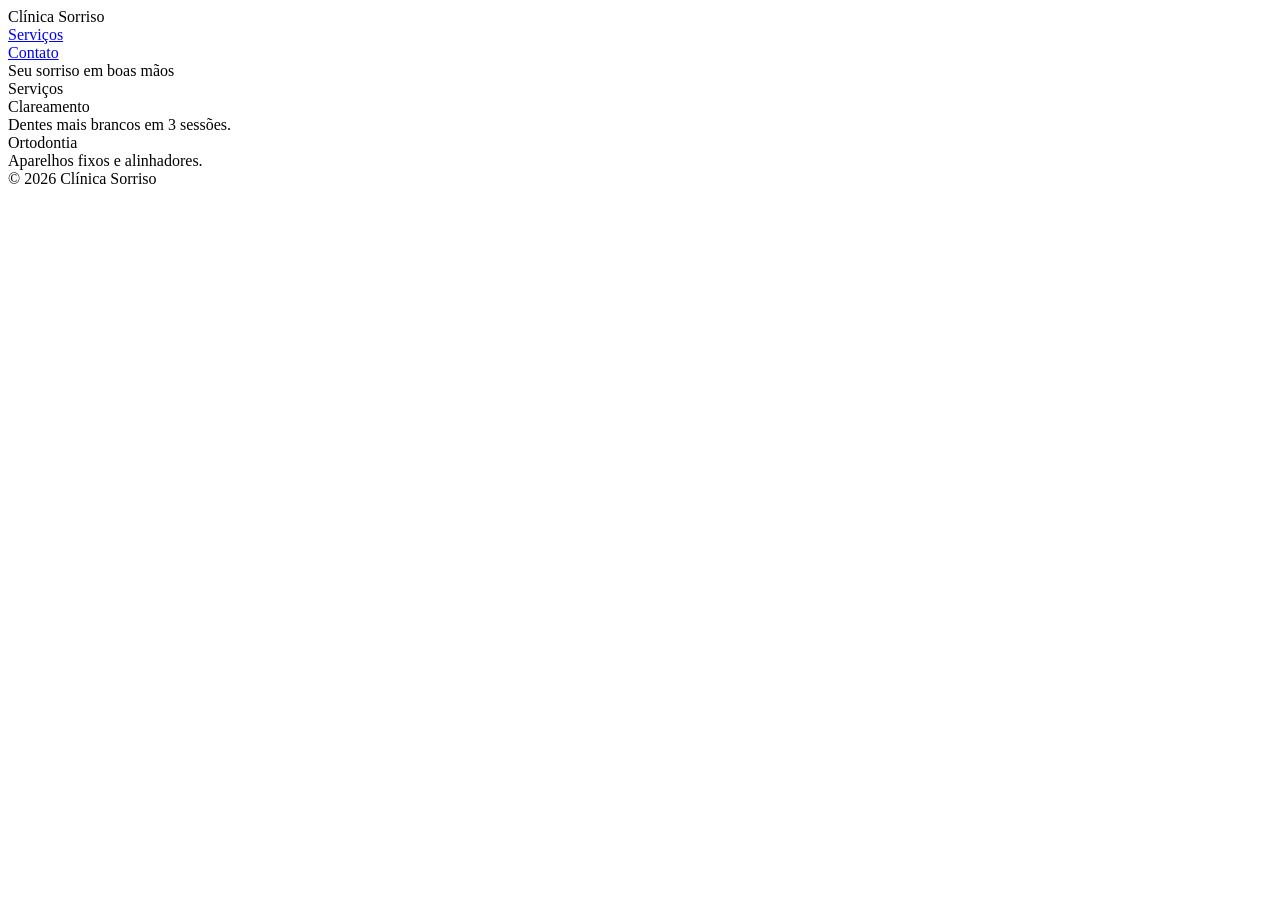
<file: mes-01-fundamentos/semana-02-html-css-acessibilidade/exercicios/dia-06/antes.html>
<!DOCTYPE html>
<html lang="pt-BR">
<head>
  <meta charset="UTF-8">
  <title>Clínica Sorriso</title>
</head>
<body>
  <div class="topo">
    <div class="logo">Clínica Sorriso</div>
    <div class="menu">
      <div><a href="#servicos">Serviços</a></div>
      <div><a href="#contato">Contato</a></div>
    </div>
  </div>
  <div class="conteudo">
    <div class="titulo">Seu sorriso em boas mãos</div>
    <div class="secao" id="servicos">
      <div class="subtitulo">Serviços</div>
      <div class="card">
        <div class="card-titulo">Clareamento</div>
        <div>Dentes mais brancos em 3 sessões.</div>
      </div>
      <div class="card">
        <div class="card-titulo">Ortodontia</div>
        <div>Aparelhos fixos e alinhadores.</div>
      </div>
    </div>
  </div>
  <div class="rodape">© 2026 Clínica Sorriso</div>
</body>
</html>
</file>
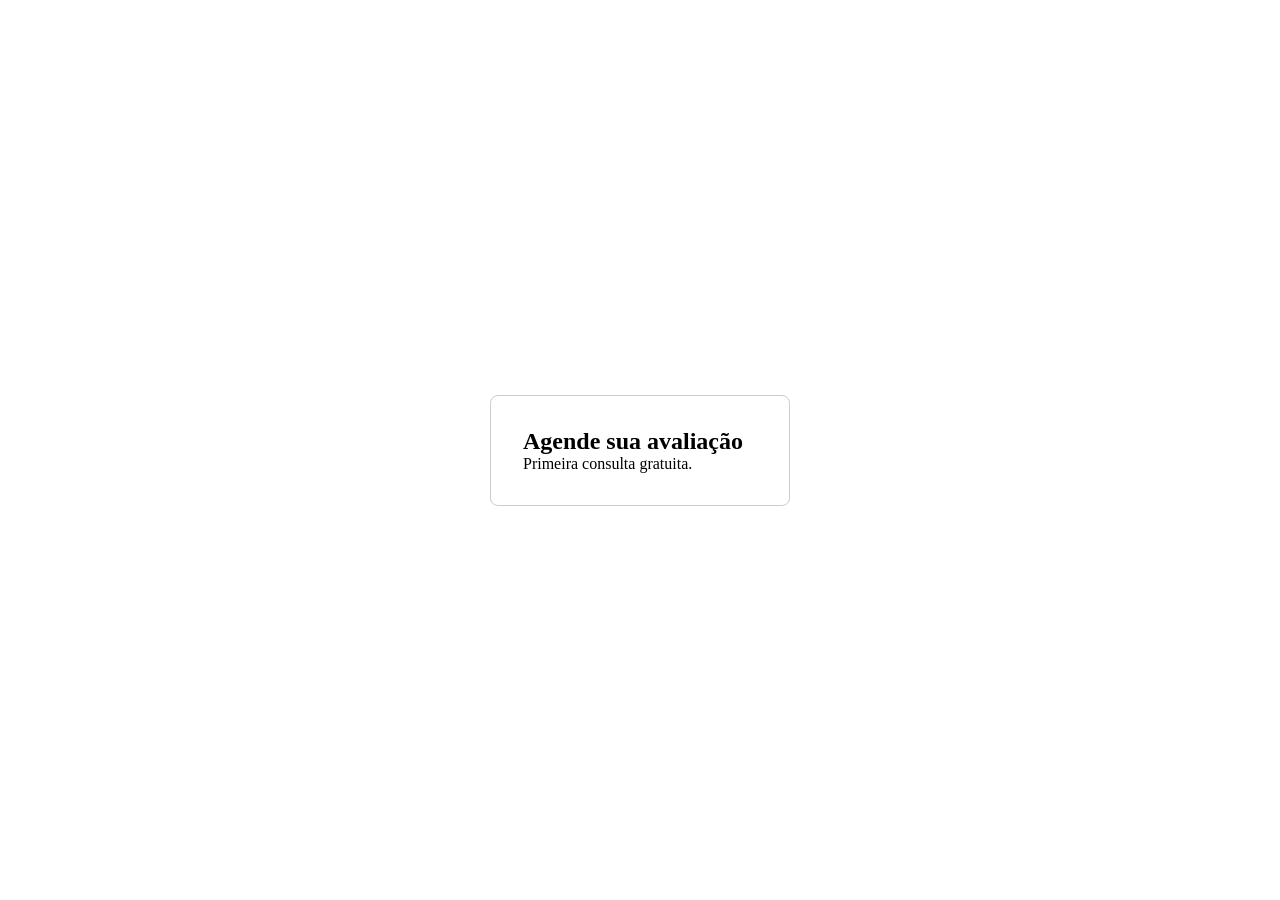
<file: mes-01-fundamentos/semana-02-html-css-acessibilidade/exercicios/dia-07/centralizar.html>
<!doctype html>
<html lang="pt-BR">
  <head>
    <meta charset="UTF-8" />
    <title>Centralizar card</title>
    <link rel="stylesheet" href="centralizar.css" />
  </head>
  <body>
    <main class="palco">
      <article class="card">
        <h1>Agende sua avaliação</h1>
        <p>Primeira consulta gratuita.</p>
      </article>
    </main>
  </body>
</html>
</file>
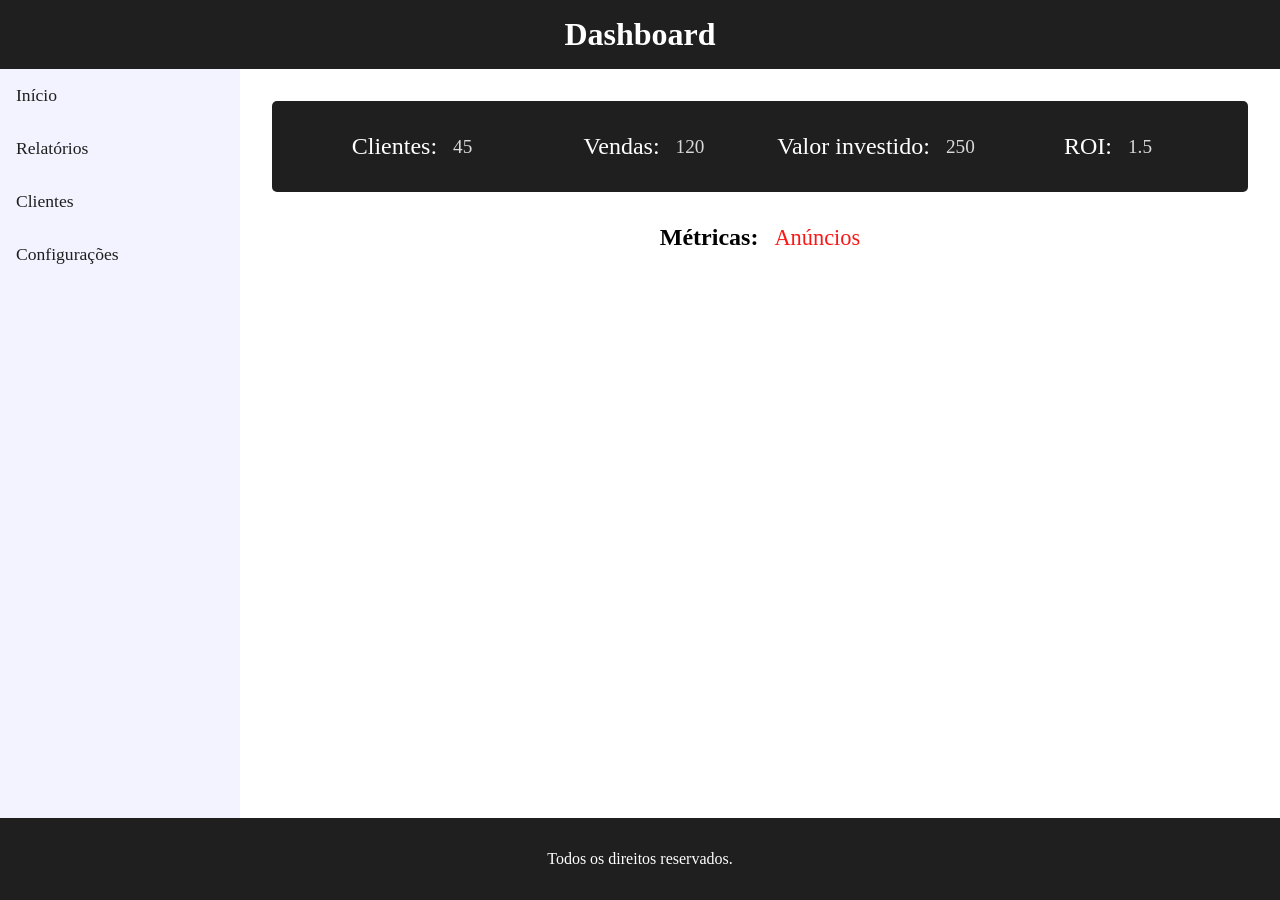
<file: mes-01-fundamentos/semana-02-html-css-acessibilidade/exercicios/dia-08/dashboard.html>
<!doctype html>
<html lang="pt-BR">
  <head>
    <meta charset="UTF-8" />
    <meta name="viewport" content="width=device-width, initial-scale=1.0" />
    <link rel="stylesheet" href="dashboard.css" />
    <title>Dashboard</title>
  </head>
  <body>
    <div class="pagina">
      <header>
        <h1>Dashboard</h1>
      </header>
      <aside>
        <nav>
          <ul>
            <li>
              <a href="#">Início</a>
            </li>
            <li>
              <a href="#">Relatórios</a>
            </li>
            <li>
              <a href="#">Clientes</a>
            </li>
            <li>
              <a href="#">Configurações</a>
            </li>
          </ul>
        </nav>
      </aside>
      <main>
        <div class="cards">
          <article>
            <h2>Clientes:</h2>
            <p>45</p>
          </article>
          <article>
            <h2>Vendas:</h2>
            <p>120</p>
          </article>
          <article>
            <h2>Valor investido:</h2>
            <p>250</p>
          </article>
          <article>
            <h2>ROI:</h2>
            <p>1.5</p>
          </article>
        </div>

        <div class="grafico">
          <h2>Métricas:</h2>
          <p>Anúncios</p>
        </div>
      </main>
      <footer>Todos os direitos reservados.</footer>
    </div>
  </body>
</html>
</file>
<file: mes-01-fundamentos/semana-02-html-css-acessibilidade/exercicios/dia-07/centralizar.css>
* {
  margin: 0;
  padding: 0;
  box-sizing: border-box;
}
.card {
  padding: 2rem;
  width: 300px;
  border: 1px solid #ccc;
  border-radius: 8px;
}

.palco {
  display: flex;
  min-height: 100vh;
  align-items: center;
  justify-content: center;
}
</file>
<file: mes-01-fundamentos/semana-02-html-css-acessibilidade/exercicios/dia-08/dashboard.css>
* {
  margin: 0;
  padding: 0;
  box-sizing: border-box;
}

header {
  grid-area: topo;
  background-color: rgb(31, 31, 31);
  color: #fff;
  padding: 1rem;
}

header h1 {
  display: flex;
  justify-content: center;
}

aside {
  grid-area: menu;
  background-color: rgba(32, 32, 255, 0.051);
  padding: 1rem;
}

aside ul {
  display: flex;
  list-style: none;
  gap: 2rem;
  justify-content: center;
  font-size: 1.1rem;
}

aside a {
  text-decoration: none;
  color: rgb(31, 31, 31);
}

aside a:hover {
  color: rgb(0, 13, 255);
}

main {
  grid-area: conteudo;
  padding: 2rem;
}

main article {
  display: flex;
  justify-content: center;
  align-items: center;
  gap: 1rem;
}

footer {
  grid-area: rodape;
  background-color: rgb(31, 31, 31);
  color: #fff;
  padding: 2rem;
  display: flex;
  justify-content: center;
  align-items: center;
}

.pagina {
  min-height: 100vh;
  grid-template-rows: auto auto 1fr auto;
  display: grid;
  grid-template-areas: "topo" "menu" "conteudo" "rodape";
}

.cards {
  display: grid;
  grid-template-columns: repeat(auto-fit, minmax(150px, 1fr));
  gap: 1rem;
  background-color: rgb(31, 31, 31);
  padding: 2rem;
  border-radius: 5px;
}

.cards h2 {
  color: #fff;
  font-weight: 500;
}

.cards p {
  color: #ffffffd5;
  font-size: 1.2rem;
}

.grafico {
  display: flex;
  gap: 1rem;
  justify-content: center;
  align-items: center;
  margin-top: 2rem;
}

.grafico p {
  font-size: 1.4rem;
  color: rgb(249, 24, 24);
}

@media (min-width: 768px) {
  .pagina {
    grid-template-columns: 15rem 1fr;
    grid-template-areas: "topo topo" " menu conteudo" "rodape rodape";
    grid-template-rows: auto 1fr auto;
  }

  aside ul {
    display: flex;
    flex-direction: column;
  }

  main article {
    display: flex;
    align-items: center;
    justify-content: center;
    gap: 1rem;
  }
}
</file>
